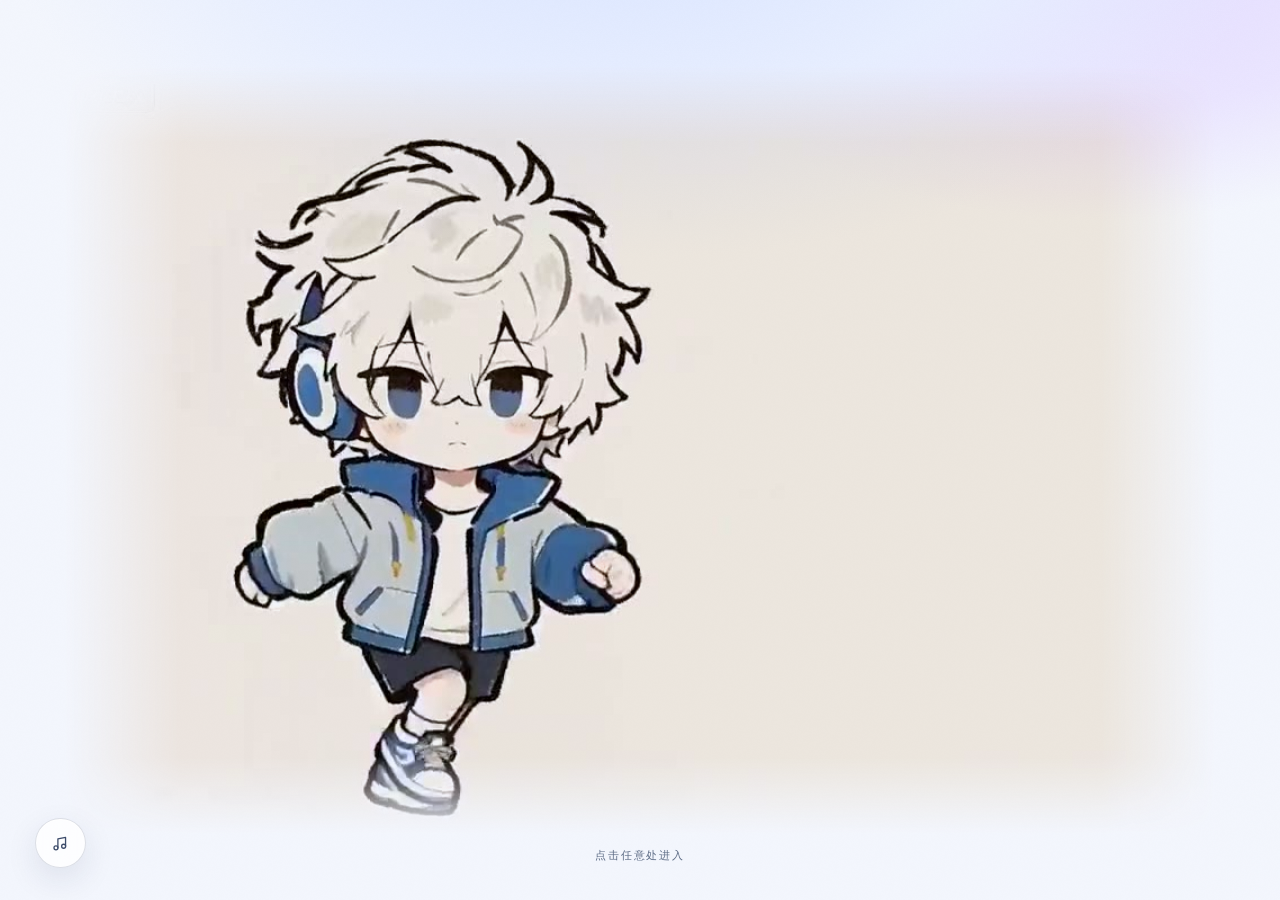
<file: index.html>
<!DOCTYPE html>
<html lang="zh-CN">
<head>
<meta charset="UTF-8">
<meta name="viewport" content="width=device-width">
<meta name="description" content="孔晨宇 Chenyu Kong 的个人主页">
<meta property="og:type" content="website">
<meta property="og:title" content="Chenyu Kong">
<meta property="og:description" content="孔晨宇 Chenyu Kong 的个人主页：机械 · 视觉 · 机器人 · AI。">
<meta property="og:image" content="assets/img/og-image.jpg">
<meta name="twitter:card" content="summary_large_image">
<meta name="twitter:title" content="Chenyu Kong">
<meta name="twitter:description" content="孔晨宇 Chenyu Kong 的个人主页：机械 · 视觉 · 机器人 · AI。">
<meta name="twitter:image" content="assets/img/og-image.jpg">
<meta name="theme-color" content="#f3f6fd" media="(prefers-color-scheme: light)">
<meta name="theme-color" content="#17130f" media="(prefers-color-scheme: dark)">
<link rel="icon" href="favicon.svg" type="image/svg+xml">
<script>
  (function () {
    var s = null; try { s = localStorage.getItem("vc-skin"); } catch (e) {}
    var t = s || "deepsea";
    document.documentElement.dataset.theme = t;
  })();
</script>
<link rel="preconnect" href="https://fonts.loli.net">
<link rel="preconnect" href="https://gstatic.loli.net" crossorigin>
<link rel="stylesheet" href="https://fonts.loli.net/css2?family=IBM+Plex+Mono:wght@400;500;600&amp;display=swap" media="print" onload="this.media='all'">
<noscript><link rel="stylesheet" href="https://fonts.loli.net/css2?family=IBM+Plex+Mono:wght@400;500;600&amp;display=swap"></noscript>
<link rel="stylesheet" href="assets/css/style.css">
<title>Chenyu Kong</title>
</head>
<body class="entry-body">
<main id="main-content" class="entry-main">
  <a class="entry-link" href="home.html" data-enter aria-label="进入主页" data-i18n-aria="aria_enter_home">
    <video class="entry-video" src="assets/videos/entry-wide.mp4" poster="assets/videos/entry-poster.jpg" muted autoplay playsinline loop preload="auto"></video>
  </a>
  <p class="entry-hint" data-i18n="entry_hint">点击任意处进入</p>
</main>
<script src="assets/js/i18n.js"></script>
<script src="assets/js/main.js"></script>
</body>
</html>
</file>
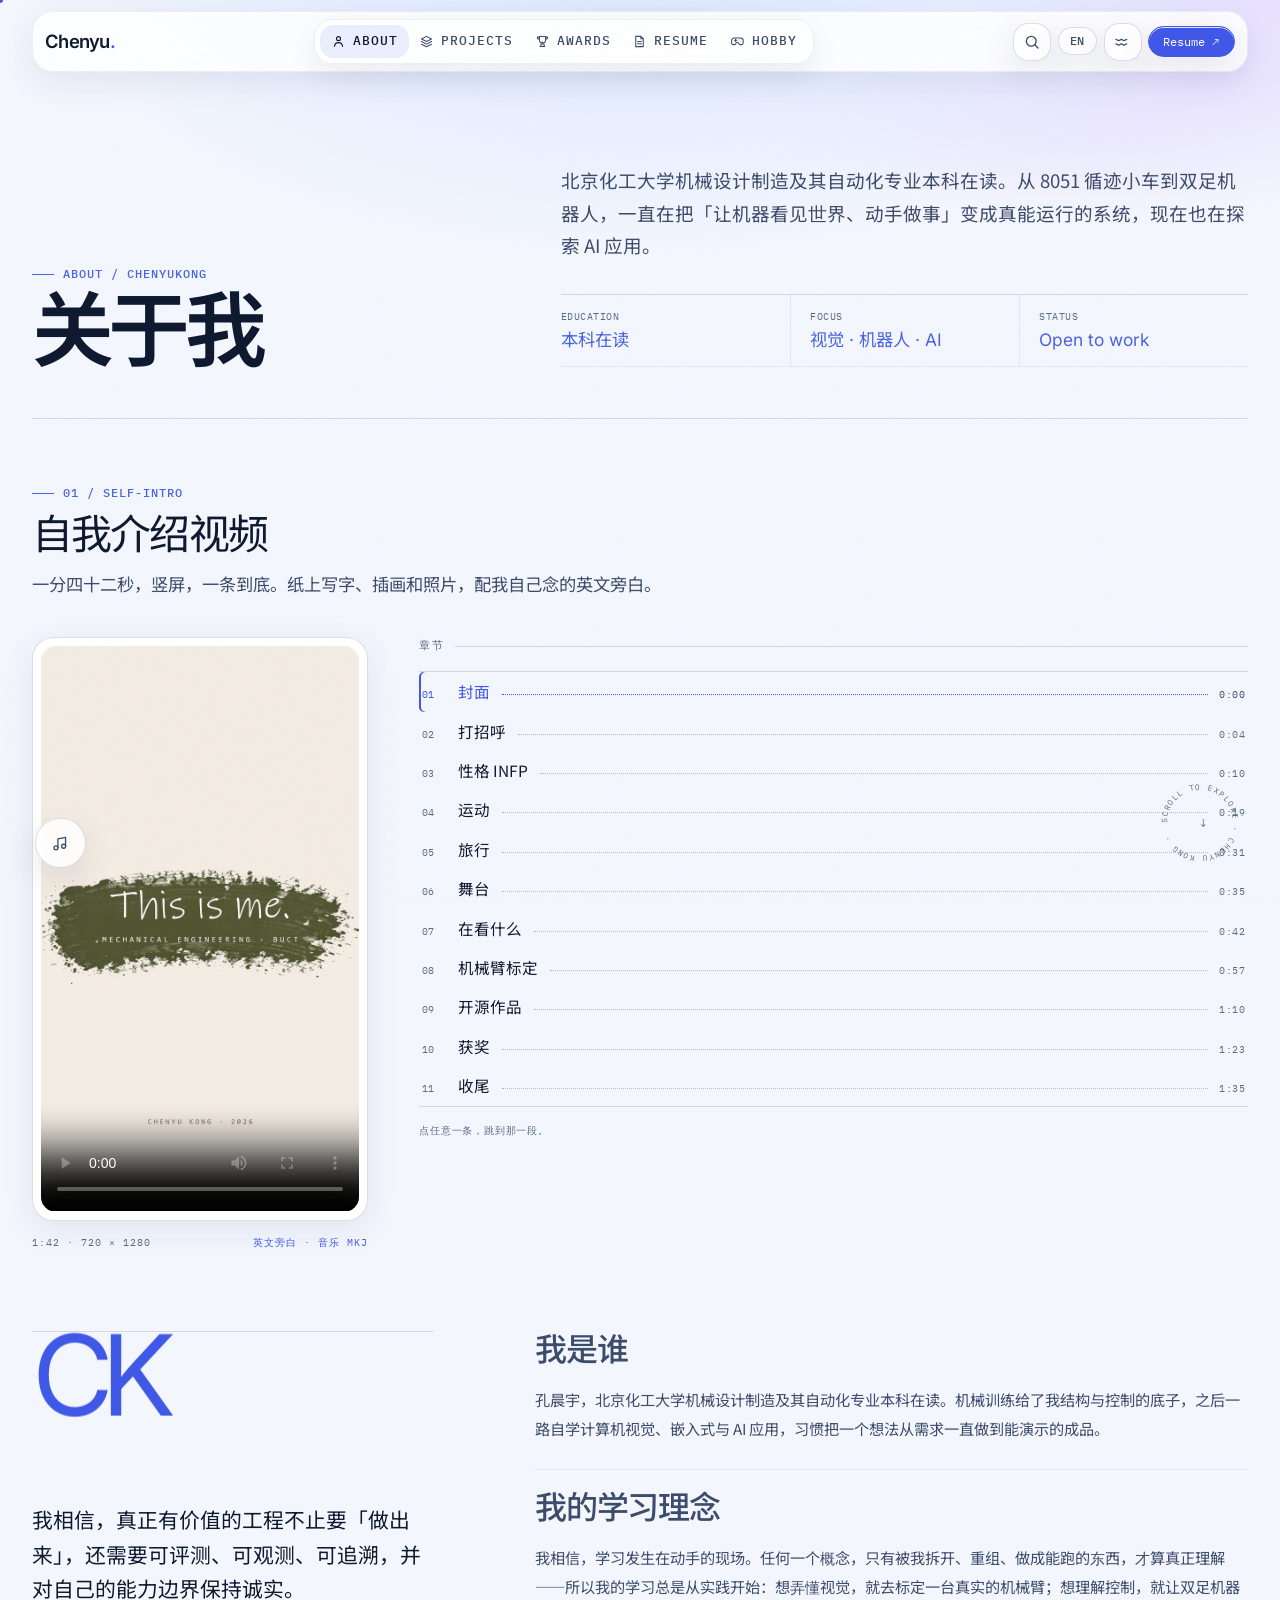
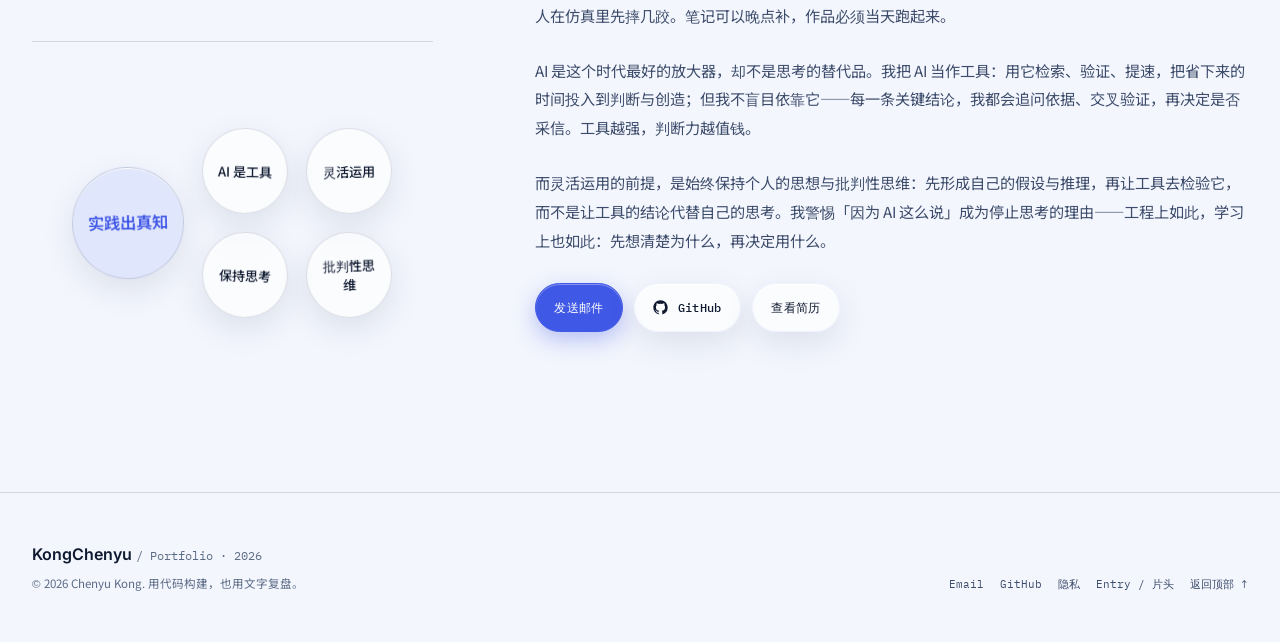
<file: about.html>
<!DOCTYPE html>
<html lang="zh-CN">
<head>
<meta charset="UTF-8">
<meta name="viewport" content="width=device-width">
<meta name="description" content="关于 孔晨宇 —— 北京化工大学机械设计制造及其自动化本科在读，从循迹小车到双足机器人，做视觉、机器人与 AI 应用。">
<meta property="og:type" content="website">
<meta property="og:title" content="关于我 · Chenyu Kong">
<meta property="og:description" content="关于 孔晨宇 —— 机械设计制造及其自动化本科在读，从循迹小车到双足机器人，深耕计算机视觉、机器人与 AI 应用开发。">
<meta property="og:image" content="assets/img/og-image.jpg">
<meta name="twitter:card" content="summary_large_image">
<meta name="twitter:title" content="关于我 · Chenyu Kong">
<meta name="twitter:description" content="关于 孔晨宇 —— 机械设计制造及其自动化本科在读，从循迹小车到双足机器人，深耕计算机视觉、机器人与 AI 应用开发。">
<meta name="twitter:image" content="assets/img/og-image.jpg">
<meta name="theme-color" content="#f3f6fd" media="(prefers-color-scheme: light)">
<meta name="theme-color" content="#17130f" media="(prefers-color-scheme: dark)">
<link rel="icon" href="favicon.svg" type="image/svg+xml">
<script>
  (function () {
    var s = null; try { s = localStorage.getItem("vc-skin"); } catch (e) {}
    var t = s || "deepsea";
    document.documentElement.dataset.theme = t;
  })();
</script>
<link rel="preconnect" href="https://fonts.loli.net">
<link rel="preconnect" href="https://gstatic.loli.net" crossorigin>
<link rel="stylesheet" href="https://fonts.loli.net/css2?family=IBM+Plex+Mono:wght@400;500;600&amp;display=swap" media="print" onload="this.media='all'">
<noscript><link rel="stylesheet" href="https://fonts.loli.net/css2?family=IBM+Plex+Mono:wght@400;500;600&amp;display=swap"></noscript>
<link rel="stylesheet" href="assets/css/style.css">
<title data-i18n="page_title_about">关于我 · 孔晨宇</title>
</head>
<body>
<a class="skip-link" href="#main-content"><span data-i18n="skip">跳到正文</span></a>
<header class="site-header">
  <div class="site-shell header-inner">
    <a class="brand" href="home.html" data-i18n-aria="aria_home" data-i18n-title="tip_home" aria-label="返回 孔晨宇 首页" title="返回首页">
      <span class="brand-name">Chenyu<span class="dot">.</span></span>
    </a>
    <nav class="desktop-nav nav-tray" data-i18n-aria="aria_nav" aria-label="主导航"><a href="about.html" aria-current="page"><svg width="15" height="15" viewBox="0 0 24 24" fill="none"><circle cx="12" cy="7.4" r="3.2" stroke="currentColor" stroke-width="1.7"></circle><path d="M5.5 20c.4-4 2.5-6.2 6.5-6.2s6.1 2.2 6.5 6.2" stroke="currentColor" stroke-width="1.7" stroke-linecap="round"></path></svg><span>About</span></a><a href="projects.html"><svg width="15" height="15" viewBox="0 0 24 24" fill="none"><path d="m12 3.8 8 4.1-8 4.1-8-4.1Z" stroke="currentColor" stroke-width="1.7" stroke-linejoin="round"></path><path d="m4 12.1 8 4.1 8-4.1M4 16.3l8 4 8-4" stroke="currentColor" stroke-width="1.7" stroke-linecap="round" stroke-linejoin="round"></path></svg><span>Projects</span></a><a href="awards.html"><svg width="15" height="15" viewBox="0 0 24 24" fill="none"><path d="M7 4h10v5a5 5 0 0 1-10 0Z" stroke="currentColor" stroke-width="1.7" stroke-linejoin="round"></path><path d="M7 5H4a2.5 2.5 0 0 0 2.7 3.4" stroke="currentColor" stroke-width="1.7" stroke-linecap="round"></path><path d="M17 5h3a2.5 2.5 0 0 1-2.7 3.4" stroke="currentColor" stroke-width="1.7" stroke-linecap="round"></path><path d="M12 13v3M8 20h8M9.5 16h5V20h-5Z" stroke="currentColor" stroke-width="1.7" stroke-linecap="round" stroke-linejoin="round"></path></svg><span>Awards</span></a><a href="resume.html"><svg width="15" height="15" viewBox="0 0 24 24" fill="none"><path d="M6 3.8h8.2l3.8 3.8v12.6H6Z" stroke="currentColor" stroke-width="1.7" stroke-linejoin="round"></path><path d="M14.2 3.8v3.8H18M9 12h6M9 15.5h6" stroke="currentColor" stroke-width="1.7" stroke-linecap="round" stroke-linejoin="round"></path></svg><span>Resume</span></a><a href="hobby.html"><svg width="15" height="15" viewBox="0 0 24 24" fill="none"><path d="M7 10h4M9 8v4" stroke="currentColor" stroke-width="1.7" stroke-linecap="round"></path><circle cx="15.2" cy="9.5" r=".6" fill="currentColor"></circle><circle cx="17.2" cy="11.5" r=".6" fill="currentColor"></circle><path d="M17.5 6.5H6.5a4 4 0 0 0-4 4v3.5a3 3 0 0 0 3 3h1.2a3 3 0 0 0 2.6-1.5l.8-1.4a2 2 0 0 1 3.4 0l.8 1.4a3 3 0 0 0 2.6 1.5h1.2a3 3 0 0 0 3-3v-3.5a4 4 0 0 0-4-4Z" stroke="currentColor" stroke-width="1.7" stroke-linejoin="round"></path></svg><span>Hobby</span></a></nav>
    <div class="header-actions">
      <button class="icon-button" type="button" data-open-search data-i18n-aria="aria_search" aria-label="打开站内搜索"><svg width="18" height="18" viewBox="0 0 24 24" fill="none"><circle cx="11" cy="11" r="6.5" stroke="currentColor" stroke-width="1.8"></circle><path d="m16 16 4 4" stroke="currentColor" stroke-width="1.8" stroke-linecap="round"></path></svg></button>
      <button class="lang-toggle" type="button" data-lang-toggle data-i18n-aria="aria_lang" aria-label="切换语言">EN</button>
      <button class="icon-button theme-toggle" type="button" data-i18n-aria="aria_theme" data-i18n-title="tip_theme" aria-label="切换深色主题" title="切换主题"><svg class="theme-icon-light" width="18" height="18" viewBox="0 0 24 24" fill="none"><circle cx="12" cy="12" r="3.5" stroke="currentColor" stroke-width="1.7"></circle><path d="M12 2.5v2M12 19.5v2M21.5 12h-2M4.5 12h-2M18.72 5.28l-1.42 1.42M6.7 17.3l-1.42 1.42M18.72 18.72l-1.42-1.42M6.7 6.7 5.28 5.28" stroke="currentColor" stroke-width="1.7" stroke-linecap="round"></path></svg><svg class="theme-icon-dark" width="18" height="18" viewBox="0 0 24 24" fill="none"><path d="M20 15.5A8 8 0 0 1 8.5 4 8.2 8.2 0 1 0 20 15.5Z" stroke="currentColor" stroke-width="1.7" stroke-linejoin="round"></path></svg><svg class="theme-icon-sea" width="18" height="18" viewBox="0 0 24 24" fill="none"><path d="M2.6 8.6c1.8 0 1.8 1.7 3.6 1.7s1.8-1.7 3.6-1.7 1.8 1.7 3.6 1.7 1.8-1.7 3.6-1.7" stroke="currentColor" stroke-width="1.7" stroke-linecap="round" stroke-linejoin="round"></path><path d="M2.6 14.4c1.8 0 1.8 1.7 3.6 1.7s1.8-1.7 3.6-1.7 1.8 1.7 3.6 1.7 1.8-1.7 3.6-1.7" stroke="currentColor" stroke-width="1.7" stroke-linecap="round" stroke-linejoin="round"></path></svg></button>
      <a class="resume-link" href="resume.html">Resume <span class="arr">↗</span></a>
      <details class="mobile-menu">
        <summary data-i18n-aria="aria_menu" aria-label="打开导航"><svg width="18" height="18" viewBox="0 0 24 24" fill="none" aria-hidden="true"><path class="mb-l1" d="M4 7h16" stroke="currentColor" stroke-width="1.8" stroke-linecap="round"></path><path class="mb-l2" d="M4 12h16" stroke="currentColor" stroke-width="1.8" stroke-linecap="round"></path><path class="mb-l3" d="M4 17h16" stroke="currentColor" stroke-width="1.8" stroke-linecap="round"></path></svg></summary>
        <nav class="nav-tray" data-i18n-aria="aria_nav_mobile" aria-label="移动端导航"><a href="about.html" style="--i:0" aria-current="page"><span class="nav-num">01</span><span>About</span></a><a href="projects.html" style="--i:1" ><span class="nav-num">02</span><span>Projects</span></a><a href="awards.html" style="--i:2" ><span class="nav-num">03</span><span>Awards</span></a><a href="resume.html" style="--i:3" ><span class="nav-num">04</span><span>Resume</span></a><a href="hobby.html" style="--i:4" ><span class="nav-num">05</span><span>Hobby</span></a><a href="mailto:kongcy6413@gmail.com" style="--i:5"><span class="nav-num">✉</span><span>Email</span></a><a href="https://github.com/Cloud-Mars-ai" target="_blank" rel="noopener" style="--i:6"><span class="nav-num">↗</span><span>GitHub</span></a></nav>
      </details>
    </div>
  </div>
</header>
<main id="main-content" class="site-main"><div class="index-page index-page--about">
    <header class="index-hero site-shell">
      <div class="index-hero__title"><p class="eyebrow">About / ChenyuKong</p><h1><span data-i18n="about_title">关于我</span></h1></div>
      <div class="index-hero__brief"><p data-i18n="about_intro">北京化工大学在读，机械设计制造及其自动化专业本科生。深耕计算机视觉、机器人与 AI 应用开发，持续构建与开源。</p><dl class="index-hero__facts"><div><dt>Education</dt><dd data-i18n="about_edu_val">本科在读</dd></div><div><dt>Focus</dt><dd data-i18n="about_focus_val">视觉 · 机器人 · AI</dd></div><div><dt>Status</dt><dd data-i18n="about_status_val">Open to work</dd></div></dl></div>
    </header>
    <section class="about-video site-shell" aria-labelledby="about-video-label">
      <div class="about-video-head">
        <p class="eyebrow">01 / Self-intro</p>
        <h2 class="about-video-title" id="about-video-label" data-i18n="about_video_label">自我介绍视频</h2>
        <p class="about-video-lede" data-i18n="about_video_lede">一分四十二秒，竖屏，一条到底。纸上写字、插画和照片，配我自己念的英文旁白。</p>
      </div>
      <div class="about-video-body">
        <figure class="about-video-wrap">
          <div class="about-video-frame">
            <video class="about-video-player" id="self-intro-video" width="720" height="1280" poster="assets/videos/self-intro-poster.jpg" preload="metadata" playsinline controls data-i18n-aria="about_video_player" aria-label="自我介绍视频播放器">
              <source src="assets/videos/self-intro-720p.mp4" type="video/mp4">
              <p data-i18n="about_video_fallback">你的浏览器不支持内嵌视频，可直接下载观看。</p>
            </video>
          </div>
          <figcaption class="about-video-meta">
            <span class="about-video-spec">1:42 · 720 × 1280</span>
            <span class="about-video-note" data-i18n="about_video_note">英文旁白 · 音乐 MKJ</span>
          </figcaption>
        </figure>
        <div class="about-video-side">
          <p class="about-video-side-label" data-i18n="about_video_chapters">章节 Chapters</p>
          <ol class="about-video-chapters" data-video-chapters>
            <li><button type="button" data-t="0"><span class="ch-num">01</span><span class="ch-name" data-i18n="av_ch1">封面</span><i class="ch-dots" aria-hidden="true"></i><span class="ch-time">0:00</span></button></li>
            <li><button type="button" data-t="4"><span class="ch-num">02</span><span class="ch-name" data-i18n="av_ch2">打招呼</span><i class="ch-dots" aria-hidden="true"></i><span class="ch-time">0:04</span></button></li>
            <li><button type="button" data-t="10"><span class="ch-num">03</span><span class="ch-name" data-i18n="av_ch3">性格 INFP</span><i class="ch-dots" aria-hidden="true"></i><span class="ch-time">0:10</span></button></li>
            <li><button type="button" data-t="19"><span class="ch-num">04</span><span class="ch-name" data-i18n="av_ch4">运动</span><i class="ch-dots" aria-hidden="true"></i><span class="ch-time">0:19</span></button></li>
            <li><button type="button" data-t="31"><span class="ch-num">05</span><span class="ch-name" data-i18n="av_ch5">旅行</span><i class="ch-dots" aria-hidden="true"></i><span class="ch-time">0:31</span></button></li>
            <li><button type="button" data-t="35"><span class="ch-num">06</span><span class="ch-name" data-i18n="av_ch6">舞台</span><i class="ch-dots" aria-hidden="true"></i><span class="ch-time">0:35</span></button></li>
            <li><button type="button" data-t="42"><span class="ch-num">07</span><span class="ch-name" data-i18n="av_ch7">在看什么</span><i class="ch-dots" aria-hidden="true"></i><span class="ch-time">0:42</span></button></li>
            <li><button type="button" data-t="57"><span class="ch-num">08</span><span class="ch-name" data-i18n="av_ch8">机械臂标定</span><i class="ch-dots" aria-hidden="true"></i><span class="ch-time">0:57</span></button></li>
            <li><button type="button" data-t="70"><span class="ch-num">09</span><span class="ch-name" data-i18n="av_ch9">开源作品</span><i class="ch-dots" aria-hidden="true"></i><span class="ch-time">1:10</span></button></li>
            <li><button type="button" data-t="83"><span class="ch-num">10</span><span class="ch-name" data-i18n="av_ch10">获奖</span><i class="ch-dots" aria-hidden="true"></i><span class="ch-time">1:23</span></button></li>
            <li><button type="button" data-t="95"><span class="ch-num">11</span><span class="ch-name" data-i18n="av_ch11">收尾</span><i class="ch-dots" aria-hidden="true"></i><span class="ch-time">1:35</span></button></li>
          </ol>
          <p class="about-video-foot" data-i18n="about_video_foot">点任意一条，跳到那一段。</p>
        </div>
      </div>
    </section>
    <section class="about-layout site-shell listing-section">
      <div class="about-statement"><span class="about-monogram" aria-hidden="true">CK</span><p data-i18n="about_statement">我相信，真正有价值的工程不止要「做出来」，还需要可评测、可观测、可追溯，并对自己的能力边界保持诚实。</p></div>
      <div class="belief-bubbles" role="list" aria-label="学习理念关键词" data-i18n-aria="aria_belief_keywords">
        <span class="belief-bubble belief-bubble--lead" style="--tilt:-1.5deg" role="listitem" data-i18n="belief_b1">实践出真知</span>
        <span class="belief-bubble" style="--tilt:1.2deg" role="listitem" data-i18n="belief_b2">AI 是工具</span>
        <span class="belief-bubble" style="--tilt:-1deg" role="listitem" data-i18n="belief_b3">灵活运用</span>
        <span class="belief-bubble" style="--tilt:1.6deg" role="listitem" data-i18n="belief_b4">保持思考</span>
        <span class="belief-bubble" style="--tilt:-1.3deg" role="listitem" data-i18n="belief_b5">批判性思维</span>
      </div>
      <div class="prose about-prose">
        <h2 data-i18n="about_h1">我是谁</h2><p data-i18n="about_p1">孔晨宇，北京化工大学机械设计制造及其自动化专业本科在读。机械训练给了我结构与控制的底子，之后一路自学计算机视觉、嵌入式与 AI 应用，习惯把一个想法从需求一直做到能演示的成品。</p>
        <h2 data-i18n="about_h_philosophy">我的学习理念</h2>
        <p data-i18n="about_p_philosophy_1">我相信，学习发生在动手的现场。任何一个概念，只有被我拆开、重组、做成能跑的东西，才算真正理解——所以我的学习总是从实践开始：想弄懂视觉，就去标定一台真实的机械臂；想理解控制，就让双足机器人在仿真里先摔几跤。笔记可以晚点补，作品必须当天跑起来。</p>
        <p data-i18n="about_p_philosophy_2">AI 是这个时代最好的放大器，却不是思考的替代品。我把 AI 当作工具：用它检索、验证、提速，把省下来的时间投入到判断与创造；但我不盲目依靠它——每一条关键结论，我都会追问依据、交叉验证，再决定是否采信。工具越强，判断力越值钱。</p>
        <p data-i18n="about_p_philosophy_3">而灵活运用的前提，是始终保持个人的思想与批判性思维：先形成自己的假设与推理，再让工具去检验它，而不是让工具的结论代替自己的思考。我警惕「因为 AI 这么说」成为停止思考的理由——工程上如此，学习上也如此：先想清楚为什么，再决定用什么。</p>
        <div class="button-row">
          <a class="button primary" href="mailto:kongcy6413@gmail.com"><span data-i18n="about_email">发送邮件</span></a>
          <a class="button" href="https://github.com/Cloud-Mars-ai" target="_blank" rel="noopener"><svg width="15" height="15" viewBox="0 0 24 24" fill="currentColor"><path d="M12 .5C5.65.5.5 5.65.5 12c0 5.08 3.29 9.39 7.86 10.91.58.1.79-.25.79-.55v-1.94c-3.2.7-3.87-1.54-3.87-1.54-.52-1.33-1.28-1.68-1.28-1.68-1.04-.71.08-.7.08-.7 1.15.08 1.76 1.18 1.76 1.18 1.03 1.76 2.7 1.25 3.36.96.1-.75.4-1.25.72-1.54-2.55-.29-5.24-1.28-5.24-5.68 0-1.26.45-2.28 1.18-3.09-.12-.29-.51-1.46.11-3.05 0 0 .96-.31 3.15 1.18a10.9 10.9 0 0 1 5.74 0c2.19-1.49 3.15-1.18 3.15-1.18.62 1.59.23 2.76.11 3.05.74.81 1.18 1.83 1.18 3.09 0 4.41-2.69 5.38-5.25 5.66.41.36.78 1.06.78 2.14v3.17c0 .31.21.66.8.55A11.51 11.51 0 0 0 23.5 12C23.5 5.65 18.35.5 12 .5Z"/></svg><span data-i18n="about_github">GitHub</span></a>
          <a class="button" href="resume.html"><span data-i18n="about_resume">查看简历</span></a>
        </div>
      </div>
    </section>
  </div>
</main>
<footer class="site-footer">
  <div class="site-shell footer-inner">
    <div>
      <p class="footer-mark">KongChenyu <span class="mono">/ Portfolio · 2026</span></p>
      <p class="footer-copy">© <span data-year>2026</span> Chenyu Kong. <span data-i18n="footer_copy">用代码构建，也用文字复盘。</span></p>
    </div>
    <nav class="footer-links">
      <a href="mailto:kongcy6413@gmail.com">Email</a>
      <a href="https://github.com/Cloud-Mars-ai" target="_blank" rel="noopener">GitHub</a>
      <a href="privacy.html" data-i18n="footer_privacy">隐私</a><a href="index.html" data-i18n="footer_entry">Entry / 片头</a><button data-backtop type="button"><span data-i18n="backtop">返回顶部 ↑</span></button>
    </nav>
  </div>
</footer>
<dialog id="site-search" class="search-dialog" data-i18n-aria="aria_search_dialog" aria-label="站内搜索">
  <div class="search-topbar"><span class="search-signal"><i></i> Search</span><span class="search-edition">Index</span><button class="search-close" type="button"><span data-i18n="search_close">Esc 关闭</span></button></div>
  <div class="search-intro"><p>SEARCH</p><h2 data-i18n="search_intro">搜点什么</h2></div>
  <label class="search-field"><svg width="18" height="18" viewBox="0 0 24 24" fill="none"><circle cx="11" cy="11" r="6.5" stroke="currentColor" stroke-width="1.8"></circle><path d="m16 16 4 4" stroke="currentColor" stroke-width="1.8" stroke-linecap="round"></path></svg><input id="search-input" type="search" placeholder="搜索文章、项目、页面…" data-i18n-placeholder="search_placeholder" autocomplete="off"><span class="search-field-mark">|</span></label>
  <div class="search-meta"><p class="search-status" id="search-status" data-i18n="search_hint">输入关键词开始搜索</p><span data-i18n="search_esc">esc 关闭</span></div>
  <ul class="search-results" id="search-results"></ul>
</dialog>

<script src="assets/js/i18n.js"></script>
<script src="assets/js/main.js"></script>
</body>
</html>
</file>
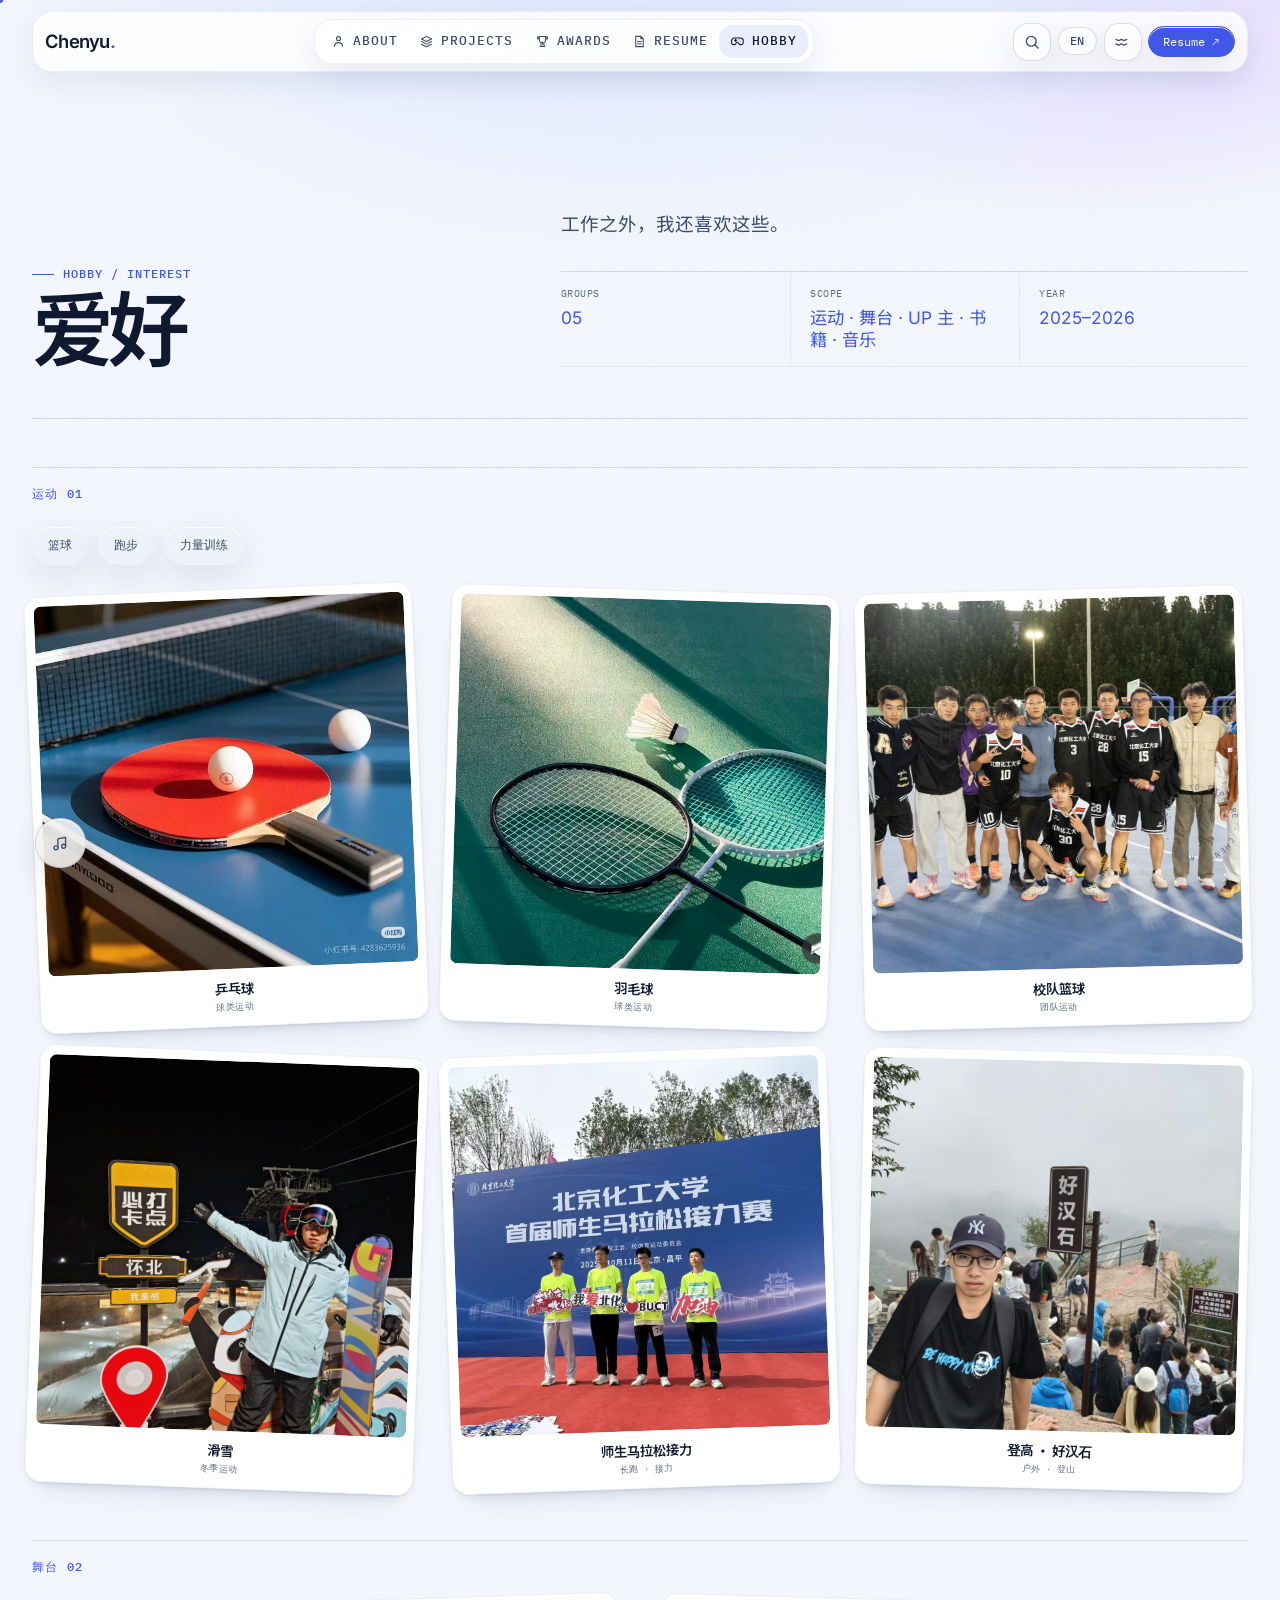
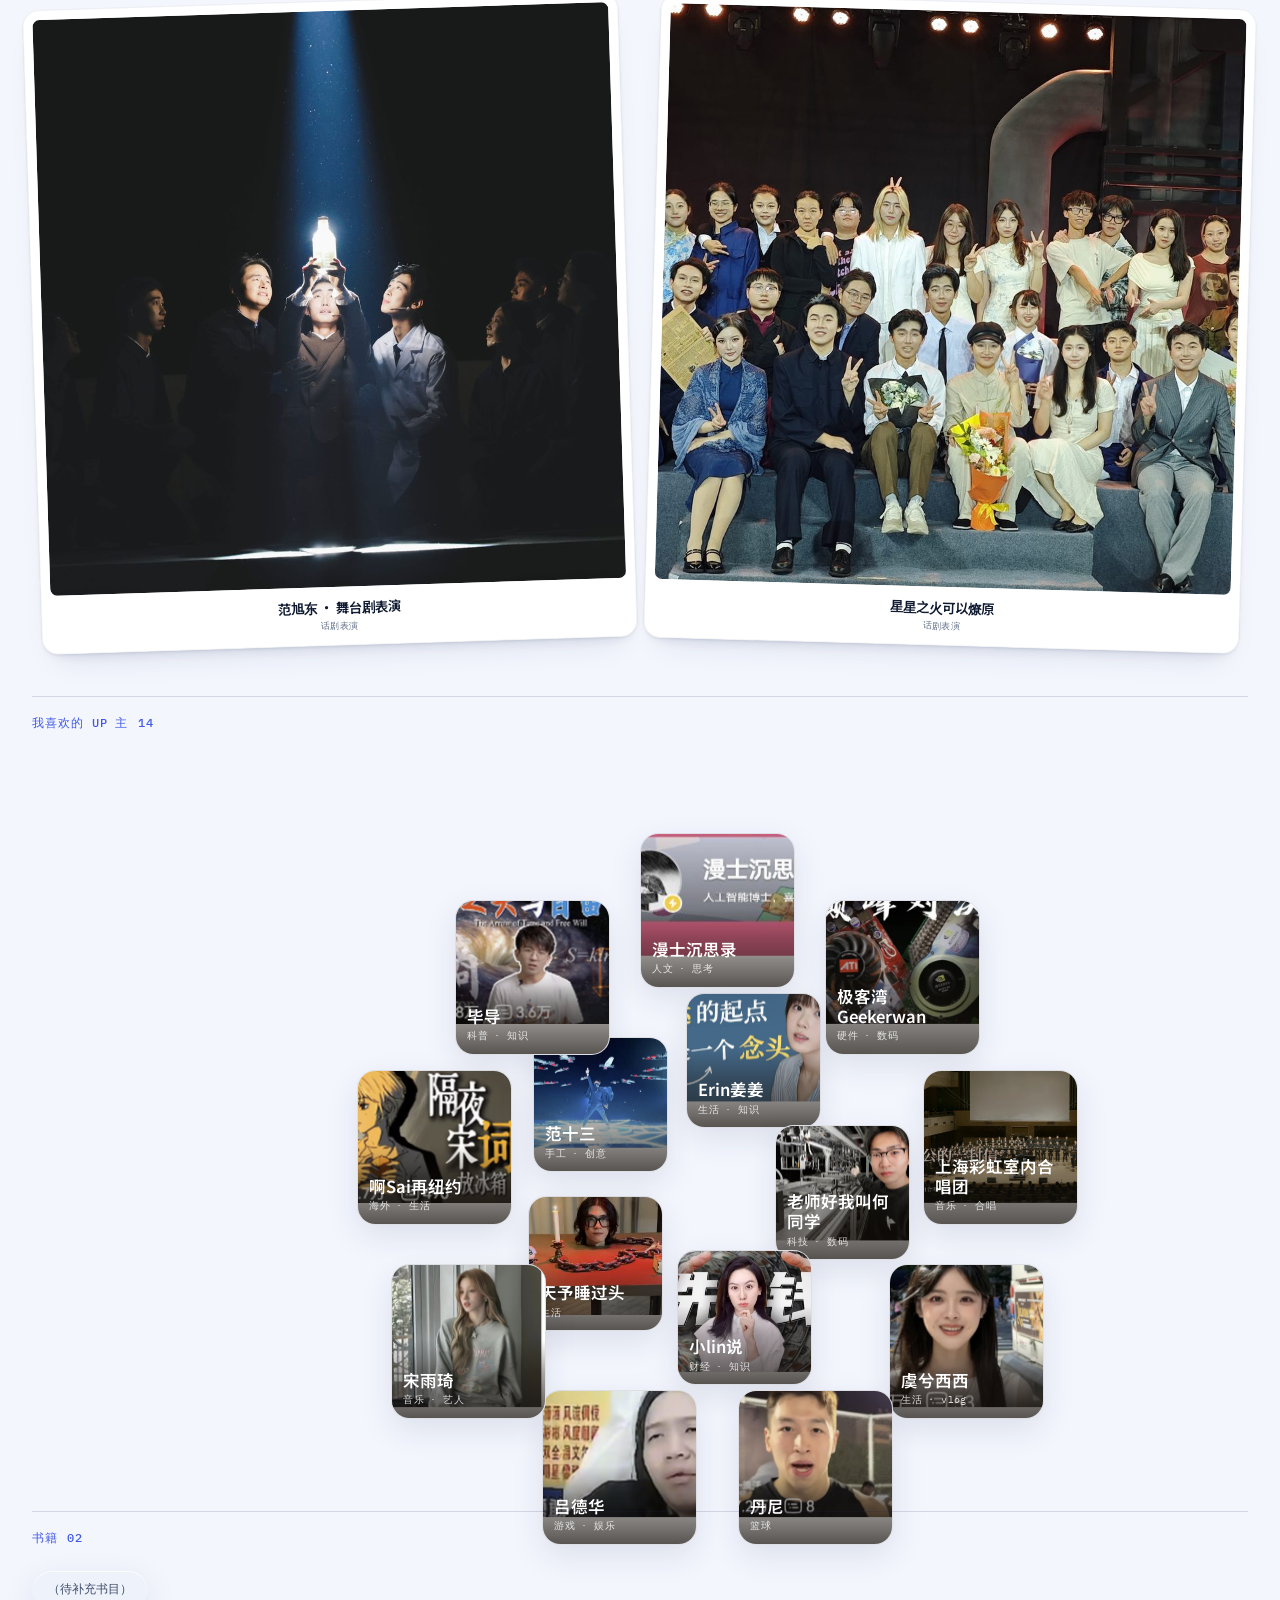
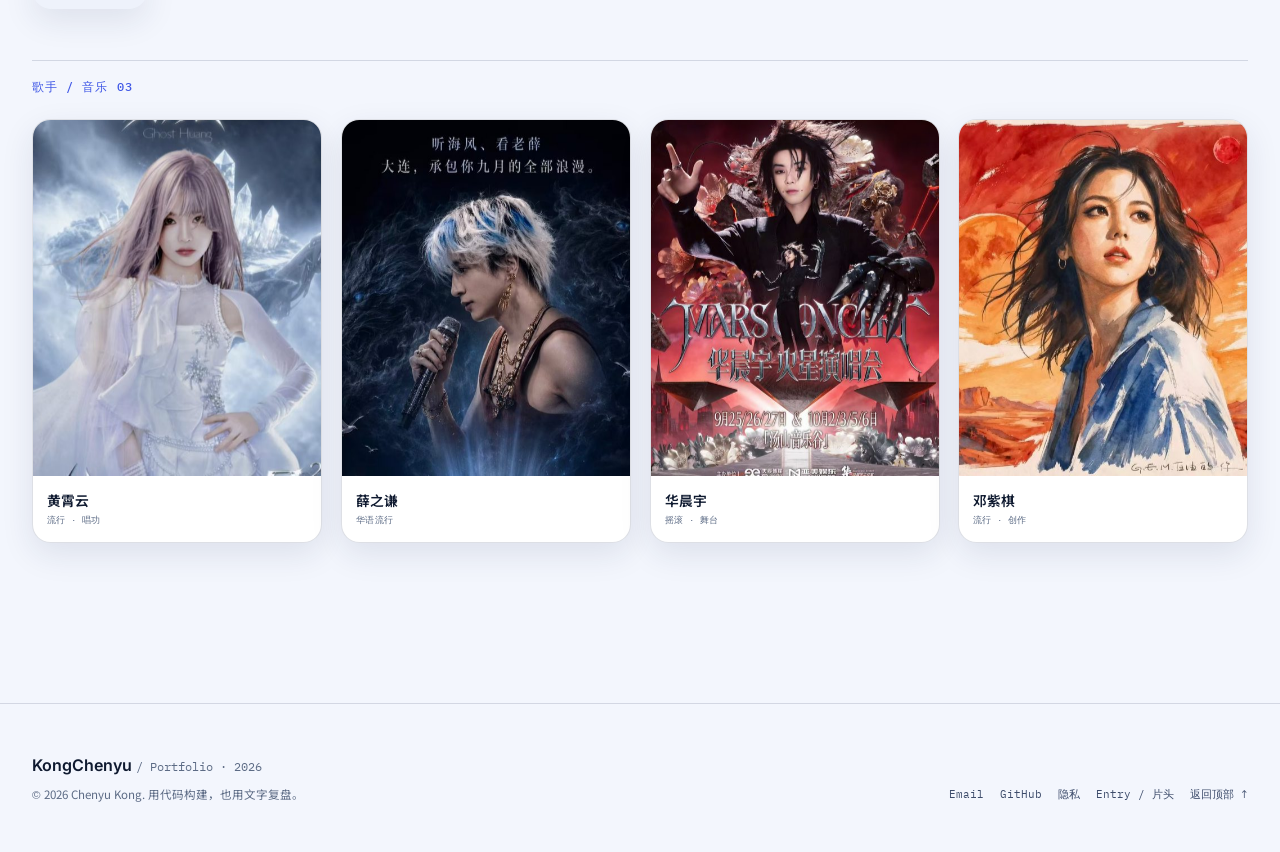
<file: hobby.html>
<!DOCTYPE html>
<html lang="zh-CN">
<head>
<meta charset="UTF-8">
<meta name="viewport" content="width=device-width">
<meta name="description" content="孔晨宇 的兴趣爱好。">
<meta property="og:type" content="website">
<meta property="og:title" content="爱好 · Chenyu Kong">
<meta property="og:description" content="孔晨宇 的兴趣爱好：运动、关注的 UP 主、书籍与音乐。">
<meta property="og:image" content="assets/img/og-image.jpg">
<meta name="twitter:card" content="summary_large_image">
<meta name="twitter:title" content="爱好 · Chenyu Kong">
<meta name="twitter:description" content="孔晨宇 的兴趣爱好：运动、关注的 UP 主、书籍与音乐。">
<meta name="twitter:image" content="assets/img/og-image.jpg">
<meta name="theme-color" content="#f3f6fd" media="(prefers-color-scheme: light)">
<meta name="theme-color" content="#17130f" media="(prefers-color-scheme: dark)">
<link rel="icon" href="favicon.svg" type="image/svg+xml">
<script>
  (function () {
    var s = null; try { s = localStorage.getItem("vc-skin"); } catch (e) {}
    var t = s || "deepsea";
    document.documentElement.dataset.theme = t;
  })();
</script>
<link rel="preconnect" href="https://fonts.loli.net">
<link rel="preconnect" href="https://gstatic.loli.net" crossorigin>
<link rel="stylesheet" href="https://fonts.loli.net/css2?family=IBM+Plex+Mono:wght@400;500;600&amp;display=swap" media="print" onload="this.media='all'">
<noscript><link rel="stylesheet" href="https://fonts.loli.net/css2?family=IBM+Plex+Mono:wght@400;500;600&amp;display=swap"></noscript>
<link rel="stylesheet" href="assets/css/style.css">
<title data-i18n="page_title_hobby">爱好 · 孔晨宇</title>
</head>
<body>
<a class="skip-link" href="#main-content"><span data-i18n="skip">跳到正文</span></a>
<header class="site-header">
  <div class="site-shell header-inner">
    <a class="brand" href="home.html" data-i18n-aria="aria_home" data-i18n-title="tip_home" aria-label="返回 孔晨宇 首页" title="返回首页">
      <span class="brand-name">Chenyu<span class="dot">.</span></span>
    </a>
    <nav class="desktop-nav nav-tray" data-i18n-aria="aria_nav" aria-label="主导航"><a href="about.html"><svg width="15" height="15" viewBox="0 0 24 24" fill="none"><circle cx="12" cy="7.4" r="3.2" stroke="currentColor" stroke-width="1.7"></circle><path d="M5.5 20c.4-4 2.5-6.2 6.5-6.2s6.1 2.2 6.5 6.2" stroke="currentColor" stroke-width="1.7" stroke-linecap="round"></path></svg><span>About</span></a><a href="projects.html"><svg width="15" height="15" viewBox="0 0 24 24" fill="none"><path d="m12 3.8 8 4.1-8 4.1-8-4.1Z" stroke="currentColor" stroke-width="1.7" stroke-linejoin="round"></path><path d="m4 12.1 8 4.1 8-4.1M4 16.3l8 4 8-4" stroke="currentColor" stroke-width="1.7" stroke-linecap="round" stroke-linejoin="round"></path></svg><span>Projects</span></a><a href="awards.html"><svg width="15" height="15" viewBox="0 0 24 24" fill="none"><path d="M7 4h10v5a5 5 0 0 1-10 0Z" stroke="currentColor" stroke-width="1.7" stroke-linejoin="round"></path><path d="M7 5H4a2.5 2.5 0 0 0 2.7 3.4" stroke="currentColor" stroke-width="1.7" stroke-linecap="round"></path><path d="M17 5h3a2.5 2.5 0 0 1-2.7 3.4" stroke="currentColor" stroke-width="1.7" stroke-linecap="round"></path><path d="M12 13v3M8 20h8M9.5 16h5V20h-5Z" stroke="currentColor" stroke-width="1.7" stroke-linecap="round" stroke-linejoin="round"></path></svg><span>Awards</span></a><a href="resume.html"><svg width="15" height="15" viewBox="0 0 24 24" fill="none"><path d="M6 3.8h8.2l3.8 3.8v12.6H6Z" stroke="currentColor" stroke-width="1.7" stroke-linejoin="round"></path><path d="M14.2 3.8v3.8H18M9 12h6M9 15.5h6" stroke="currentColor" stroke-width="1.7" stroke-linecap="round" stroke-linejoin="round"></path></svg><span>Resume</span></a><a href="hobby.html" aria-current="page"><svg width="15" height="15" viewBox="0 0 24 24" fill="none"><path d="M7 10h4M9 8v4" stroke="currentColor" stroke-width="1.7" stroke-linecap="round"></path><circle cx="15.2" cy="9.5" r=".6" fill="currentColor"></circle><circle cx="17.2" cy="11.5" r=".6" fill="currentColor"></circle><path d="M17.5 6.5H6.5a4 4 0 0 0-4 4v3.5a3 3 0 0 0 3 3h1.2a3 3 0 0 0 2.6-1.5l.8-1.4a2 2 0 0 1 3.4 0l.8 1.4a3 3 0 0 0 2.6 1.5h1.2a3 3 0 0 0 3-3v-3.5a4 4 0 0 0-4-4Z" stroke="currentColor" stroke-width="1.7" stroke-linejoin="round"></path></svg><span>Hobby</span></a></nav>
    <div class="header-actions">
      <button class="icon-button" type="button" data-open-search data-i18n-aria="aria_search" aria-label="打开站内搜索"><svg width="18" height="18" viewBox="0 0 24 24" fill="none"><circle cx="11" cy="11" r="6.5" stroke="currentColor" stroke-width="1.8"></circle><path d="m16 16 4 4" stroke="currentColor" stroke-width="1.8" stroke-linecap="round"></path></svg></button>
      <button class="lang-toggle" type="button" data-lang-toggle data-i18n-aria="aria_lang" aria-label="切换语言">EN</button>
      <button class="icon-button theme-toggle" type="button" data-i18n-aria="aria_theme" data-i18n-title="tip_theme" aria-label="切换深色主题" title="切换主题"><svg class="theme-icon-light" width="18" height="18" viewBox="0 0 24 24" fill="none"><circle cx="12" cy="12" r="3.5" stroke="currentColor" stroke-width="1.7"></circle><path d="M12 2.5v2M12 19.5v2M21.5 12h-2M4.5 12h-2M18.72 5.28l-1.42 1.42M6.7 17.3l-1.42 1.42M18.72 18.72l-1.42-1.42M6.7 6.7 5.28 5.28" stroke="currentColor" stroke-width="1.7" stroke-linecap="round"></path></svg><svg class="theme-icon-dark" width="18" height="18" viewBox="0 0 24 24" fill="none"><path d="M20 15.5A8 8 0 0 1 8.5 4 8.2 8.2 0 1 0 20 15.5Z" stroke="currentColor" stroke-width="1.7" stroke-linejoin="round"></path></svg><svg class="theme-icon-sea" width="18" height="18" viewBox="0 0 24 24" fill="none"><path d="M2.6 8.6c1.8 0 1.8 1.7 3.6 1.7s1.8-1.7 3.6-1.7 1.8 1.7 3.6 1.7 1.8-1.7 3.6-1.7" stroke="currentColor" stroke-width="1.7" stroke-linecap="round" stroke-linejoin="round"></path><path d="M2.6 14.4c1.8 0 1.8 1.7 3.6 1.7s1.8-1.7 3.6-1.7 1.8 1.7 3.6 1.7 1.8-1.7 3.6-1.7" stroke="currentColor" stroke-width="1.7" stroke-linecap="round" stroke-linejoin="round"></path></svg></button>
      <a class="resume-link" href="resume.html">Resume <span class="arr">↗</span></a>
      <details class="mobile-menu">
        <summary data-i18n-aria="aria_menu" aria-label="打开导航"><svg width="18" height="18" viewBox="0 0 24 24" fill="none" aria-hidden="true"><path class="mb-l1" d="M4 7h16" stroke="currentColor" stroke-width="1.8" stroke-linecap="round"></path><path class="mb-l2" d="M4 12h16" stroke="currentColor" stroke-width="1.8" stroke-linecap="round"></path><path class="mb-l3" d="M4 17h16" stroke="currentColor" stroke-width="1.8" stroke-linecap="round"></path></svg></summary>
        <nav class="nav-tray" data-i18n-aria="aria_nav_mobile" aria-label="移动端导航"><a href="about.html" style="--i:0" ><span class="nav-num">01</span><span>About</span></a><a href="projects.html" style="--i:1" ><span class="nav-num">02</span><span>Projects</span></a><a href="awards.html" style="--i:2" ><span class="nav-num">03</span><span>Awards</span></a><a href="resume.html" style="--i:3" ><span class="nav-num">04</span><span>Resume</span></a><a href="hobby.html" style="--i:4" aria-current="page"><span class="nav-num">05</span><span>Hobby</span></a><a href="mailto:kongcy6413@gmail.com" style="--i:5"><span class="nav-num">✉</span><span>Email</span></a><a href="https://github.com/Cloud-Mars-ai" target="_blank" rel="noopener" style="--i:6"><span class="nav-num">↗</span><span>GitHub</span></a></nav>
      </details>
    </div>
  </div>
</header>
<main id="main-content" class="site-main"><div class="index-page index-page--hobby">
    <header class="index-hero site-shell">
      <div class="index-hero__title"><p class="eyebrow">Hobby / Interest</p><h1><span data-i18n="hobby_title">爱好</span></h1></div>
      <div class="index-hero__brief"><p data-i18n="hobby_intro">工程与竞赛之外，构成我这个人的另外几面。</p><dl class="index-hero__facts"><div><dt>Groups</dt><dd>05</dd></div><div><dt>Scope</dt><dd data-i18n="hobby_scope_page">运动 · 舞台 · UP 主 · 书籍 · 音乐</dd></div><div><dt>Year</dt><dd>2025–2026</dd></div></dl></div>
    </header>
    <section class="listing-section site-shell">
      <div class="hobby-group">
        <h2 class="award-group-title"><span data-i18n="hobby_group_sports">运动</span> <span>01</span></h2>
        <div class="hobby-tags"><span data-i18n="hobby_tag_basketball">篮球</span><span data-i18n="hobby_tag_running">跑步</span><span data-i18n="hobby_tag_strength">力量训练</span></div>
        <div class="sport-grid sport-grid--six">
          <figure class="sport-card" style="--tilt:-2.4deg"><span class="sport-photo"><img src="assets/sports/pingpong.jpg" data-i18n-alt="sport_name_pingpong" alt="乒乓球" loading="lazy"></span><figcaption><strong data-i18n="sport_name_pingpong">乒乓球</strong><span data-i18n="sport_cat_racket">球类运动</span></figcaption></figure>
          <figure class="sport-card" style="--tilt:1.8deg"><span class="sport-photo"><img src="assets/sports/badminton.jpg" data-i18n-alt="sport_name_badminton" alt="羽毛球" loading="lazy"></span><figcaption><strong data-i18n="sport_name_badminton">羽毛球</strong><span data-i18n="sport_cat_racket">球类运动</span></figcaption></figure>
          <figure class="sport-card" style="--tilt:-1.5deg"><span class="sport-photo"><img src="assets/img/basketball-team.jpg" data-i18n-alt="sport_name_basketball_team" alt="校队篮球" loading="lazy"></span><figcaption><strong data-i18n="sport_name_basketball_team">校队篮球</strong><span data-i18n="sport_cat_team">团队运动</span></figcaption></figure>
          <figure class="sport-card" style="--tilt:2.2deg"><span class="sport-photo"><img src="assets/img/ski-night.jpg" data-i18n-alt="sport_name_skiing" alt="滑雪" loading="lazy"></span><figcaption><strong data-i18n="sport_name_skiing">滑雪</strong><span data-i18n="sport_cat_winter">冬季运动</span></figcaption></figure>
          <figure class="sport-card" style="--tilt:-2.0deg"><span class="sport-photo"><img src="assets/img/marathon-relay.jpg" data-i18n-alt="sport_name_marathon" alt="师生马拉松接力" loading="lazy"></span><figcaption><strong data-i18n="sport_name_marathon">师生马拉松接力</strong><span data-i18n="sport_cat_marathon">长跑 · 接力</span></figcaption></figure>
          <figure class="sport-card" style="--tilt:1.4deg"><span class="sport-photo"><img src="assets/img/hiking-haohan.jpg" data-i18n-alt="sport_name_hiking" alt="登高 · 好汉石" loading="lazy"></span><figcaption><strong data-i18n="sport_name_hiking">登高 · 好汉石</strong><span data-i18n="sport_cat_hiking">户外 · 登山</span></figcaption></figure>
        </div>
      </div>
      <div class="hobby-group">
        <h2 class="award-group-title"><span data-i18n="hobby_group_stage">舞台</span> <span>02</span></h2>
        <div class="sport-grid sport-grid--duo">
          <figure class="sport-card" style="--tilt:-1.8deg"><span class="sport-photo"><img src="assets/img/stage-fanxudong.jpg" data-i18n-alt="stage_name_fanxudong" alt="范旭东 · 舞台剧表演" loading="lazy"></span><figcaption><strong data-i18n="stage_name_fanxudong">范旭东 · 舞台剧表演</strong><span data-i18n="stage_cat_drama">话剧表演</span></figcaption></figure>
          <figure class="sport-card" style="--tilt:1.6deg"><span class="sport-photo"><img src="assets/img/stage-spark.jpg" data-i18n-alt="stage_name_spark" alt="星星之火可以燎原" loading="lazy"></span><figcaption><strong data-i18n="stage_name_spark">星星之火可以燎原</strong><span data-i18n="stage_cat_drama">话剧表演</span></figcaption></figure>
        </div>
      </div>
      <div class="hobby-group">
        <h2 class="award-group-title"><span data-i18n="hobby_group_creators">我喜欢的 UP 主</span> <span>14</span></h2>
        <div class="up-circle">
        <figure class="up-card up-card--circle"><span class="up-photo"><img src="assets/up/erin.jpg" alt="Erin姜姜" data-i18n-alt="up_name_erin" loading="lazy"></span><figcaption><strong data-i18n="up_name_erin">Erin姜姜</strong><span data-i18n="hobby_cat_life_knowledge">生活 · 知识</span></figcaption></figure>
        <figure class="up-card up-card--circle"><span class="up-photo"><img src="assets/up/hetongxue.jpg" alt="老师好我叫何同学" data-i18n-alt="up_name_hetongxue" loading="lazy"></span><figcaption><strong data-i18n="up_name_hetongxue">老师好我叫何同学</strong><span data-i18n="hobby_cat_tech">科技 · 数码</span></figcaption></figure>
        <figure class="up-card up-card--circle"><span class="up-photo"><img src="assets/up/xiaolin.jpg" alt="小lin说" data-i18n-alt="up_name_xiaolin" loading="lazy"></span><figcaption><strong data-i18n="up_name_xiaolin">小lin说</strong><span data-i18n="hobby_cat_finance">财经 · 知识</span></figcaption></figure>
        <figure class="up-card up-card--circle"><span class="up-photo"><img src="assets/up/tianyu.jpg" alt="天予睡过头" data-i18n-alt="up_name_tianyu" loading="lazy"></span><figcaption><strong data-i18n="up_name_tianyu">天予睡过头</strong><span data-i18n="hobby_cat_life">生活</span></figcaption></figure>
        <figure class="up-card up-card--circle"><span class="up-photo"><img src="assets/up/fanshisan.jpg" alt="范十三" data-i18n-alt="up_name_fanshisan" loading="lazy"></span><figcaption><strong data-i18n="up_name_fanshisan">范十三</strong><span data-i18n="hobby_cat_craft">手工 · 创意</span></figcaption></figure>
        <figure class="up-card up-card--circle"><span class="up-photo"><img src="assets/up/manshi.jpg" alt="漫士沉思录" data-i18n-alt="up_name_manshi" loading="lazy"></span><figcaption><strong data-i18n="up_name_manshi">漫士沉思录</strong><span data-i18n="hobby_cat_humanities">人文 · 思考</span></figcaption></figure>
        <figure class="up-card up-card--circle"><span class="up-photo"><img src="assets/up/geekerwan.jpg" alt="极客湾 Geekerwan" data-i18n-alt="up_name_geekerwan" loading="lazy"></span><figcaption><strong data-i18n="up_name_geekerwan">极客湾 Geekerwan</strong><span data-i18n="hobby_cat_hardware">硬件 · 数码</span></figcaption></figure>
        <figure class="up-card up-card--circle"><span class="up-photo"><img src="assets/up/rainbow.jpg" alt="上海彩虹室内合唱团" data-i18n-alt="up_name_rainbow" loading="lazy"></span><figcaption><strong data-i18n="up_name_rainbow">上海彩虹室内合唱团</strong><span data-i18n="hobby_cat_choir">音乐 · 合唱</span></figcaption></figure>
        <figure class="up-card up-card--circle"><span class="up-photo"><img src="assets/up/yuxixixi.jpg" alt="虞兮西西" data-i18n-alt="up_name_yuxi" loading="lazy"></span><figcaption><strong data-i18n="up_name_yuxi">虞兮西西</strong><span data-i18n="hobby_cat_vlog">生活 · vlog</span></figcaption></figure>
        <figure class="up-card up-card--circle"><span class="up-photo"><img src="assets/up/danni.jpg" alt="丹尼" data-i18n-alt="up_name_danni" loading="lazy"></span><figcaption><strong data-i18n="up_name_danni">丹尼</strong><span data-i18n="hobby_tag_basketball">篮球</span></figcaption></figure>
        <figure class="up-card up-card--circle"><span class="up-photo"><img src="assets/up/lvdehua.jpg" alt="吕德华" data-i18n-alt="up_name_lvdehua" loading="lazy"></span><figcaption><strong data-i18n="up_name_lvdehua">吕德华</strong><span data-i18n="hobby_cat_gaming">游戏 · 娱乐</span></figcaption></figure>
        <figure class="up-card up-card--circle"><span class="up-photo"><img src="assets/up/songyuqi.jpg" alt="宋雨琦" data-i18n-alt="up_name_songyuqi" loading="lazy"></span><figcaption><strong data-i18n="up_name_songyuqi">宋雨琦</strong><span data-i18n="hobby_cat_artist">音乐 · 艺人</span></figcaption></figure>
        <figure class="up-card up-card--circle"><span class="up-photo"><img src="assets/up/asai.jpg" alt="啊Sai再纽约" data-i18n-alt="up_name_asai" loading="lazy"></span><figcaption><strong data-i18n="up_name_asai">啊Sai再纽约</strong><span data-i18n="hobby_cat_abroad">海外 · 生活</span></figcaption></figure>
        <figure class="up-card up-card--circle"><span class="up-photo"><img src="assets/up/bidao.jpg" alt="毕导" data-i18n-alt="up_name_bidao" loading="lazy"></span><figcaption><strong data-i18n="up_name_bidao">毕导</strong><span data-i18n="hobby_cat_science">科普 · 知识</span></figcaption></figure>
        </div>
      </div>
      <div class="hobby-group">
        <h2 class="award-group-title"><span data-i18n="hobby_group_books">书籍</span> <span>02</span></h2>
        <div class="hobby-tags"><span data-i18n="hobby_books_placeholder">（待补充书目）</span></div>
      </div>
      <div class="hobby-group">
        <h2 class="award-group-title"><span data-i18n="hobby_group_singers">歌手 / 音乐</span> <span>03</span></h2>
        <div class="up-grid up-grid--poster">
          <figure class="up-card up-card--poster"><span class="up-photo"><img src="assets/singers/huangxiaoyun.jpg" alt="黄霄云" data-i18n-alt="singer_name_huangxiaoyun" loading="lazy"></span><figcaption><strong data-i18n="singer_name_huangxiaoyun">黄霄云</strong><span data-i18n="singer_cat_huangxiaoyun">流行 · 唱功</span></figcaption></figure>
          <figure class="up-card up-card--poster"><span class="up-photo"><img src="assets/singers/xuezhiqian.jpg" alt="薛之谦" data-i18n-alt="singer_name_xuezhiqian" loading="lazy"></span><figcaption><strong data-i18n="singer_name_xuezhiqian">薛之谦</strong><span data-i18n="singer_cat_xuezhiqian">华语流行</span></figcaption></figure>
          <figure class="up-card up-card--poster"><span class="up-photo"><img src="assets/singers/huachenyu.jpg" alt="华晨宇" data-i18n-alt="singer_name_huachenyu" loading="lazy"></span><figcaption><strong data-i18n="singer_name_huachenyu">华晨宇</strong><span data-i18n="singer_cat_huachenyu">摇滚 · 舞台</span></figcaption></figure>
          <figure class="up-card up-card--poster"><span class="up-photo"><img src="assets/singers/gem.jpg" alt="邓紫棋" data-i18n-alt="singer_name_gem" loading="lazy"></span><figcaption><strong data-i18n="singer_name_gem">邓紫棋</strong><span data-i18n="singer_cat_gem">流行 · 创作</span></figcaption></figure>
        </div>
      </div>
    </section>
  </div>
</main>
<footer class="site-footer">
  <div class="site-shell footer-inner">
    <div>
      <p class="footer-mark">KongChenyu <span class="mono">/ Portfolio · 2026</span></p>
      <p class="footer-copy">© <span data-year>2026</span> Chenyu Kong. <span data-i18n="footer_copy">用代码构建，也用文字复盘。</span></p>
    </div>
    <nav class="footer-links">
      <a href="mailto:kongcy6413@gmail.com">Email</a>
      <a href="https://github.com/Cloud-Mars-ai" target="_blank" rel="noopener">GitHub</a>
      <a href="privacy.html" data-i18n="footer_privacy">隐私</a><a href="index.html" data-i18n="footer_entry">Entry / 片头</a><button data-backtop type="button"><span data-i18n="backtop">返回顶部 ↑</span></button>
    </nav>
  </div>
</footer>
<dialog id="site-search" class="search-dialog" data-i18n-aria="aria_search_dialog" aria-label="站内搜索">
  <div class="search-topbar"><span class="search-signal"><i></i> Search</span><span class="search-edition">Index</span><button class="search-close" type="button"><span data-i18n="search_close">Esc 关闭</span></button></div>
  <div class="search-intro"><p>SEARCH</p><h2 data-i18n="search_intro">搜点什么</h2></div>
  <label class="search-field"><svg width="18" height="18" viewBox="0 0 24 24" fill="none"><circle cx="11" cy="11" r="6.5" stroke="currentColor" stroke-width="1.8"></circle><path d="m16 16 4 4" stroke="currentColor" stroke-width="1.8" stroke-linecap="round"></path></svg><input id="search-input" type="search" placeholder="搜索文章、项目、页面…" data-i18n-placeholder="search_placeholder" autocomplete="off"><span class="search-field-mark">|</span></label>
  <div class="search-meta"><p class="search-status" id="search-status" data-i18n="search_hint">输入关键词开始搜索</p><span data-i18n="search_esc">esc 关闭</span></div>
  <ul class="search-results" id="search-results"></ul>
</dialog>

<script src="assets/js/i18n.js"></script>
<script src="assets/js/main.js"></script>
</body>
</html>
</file>
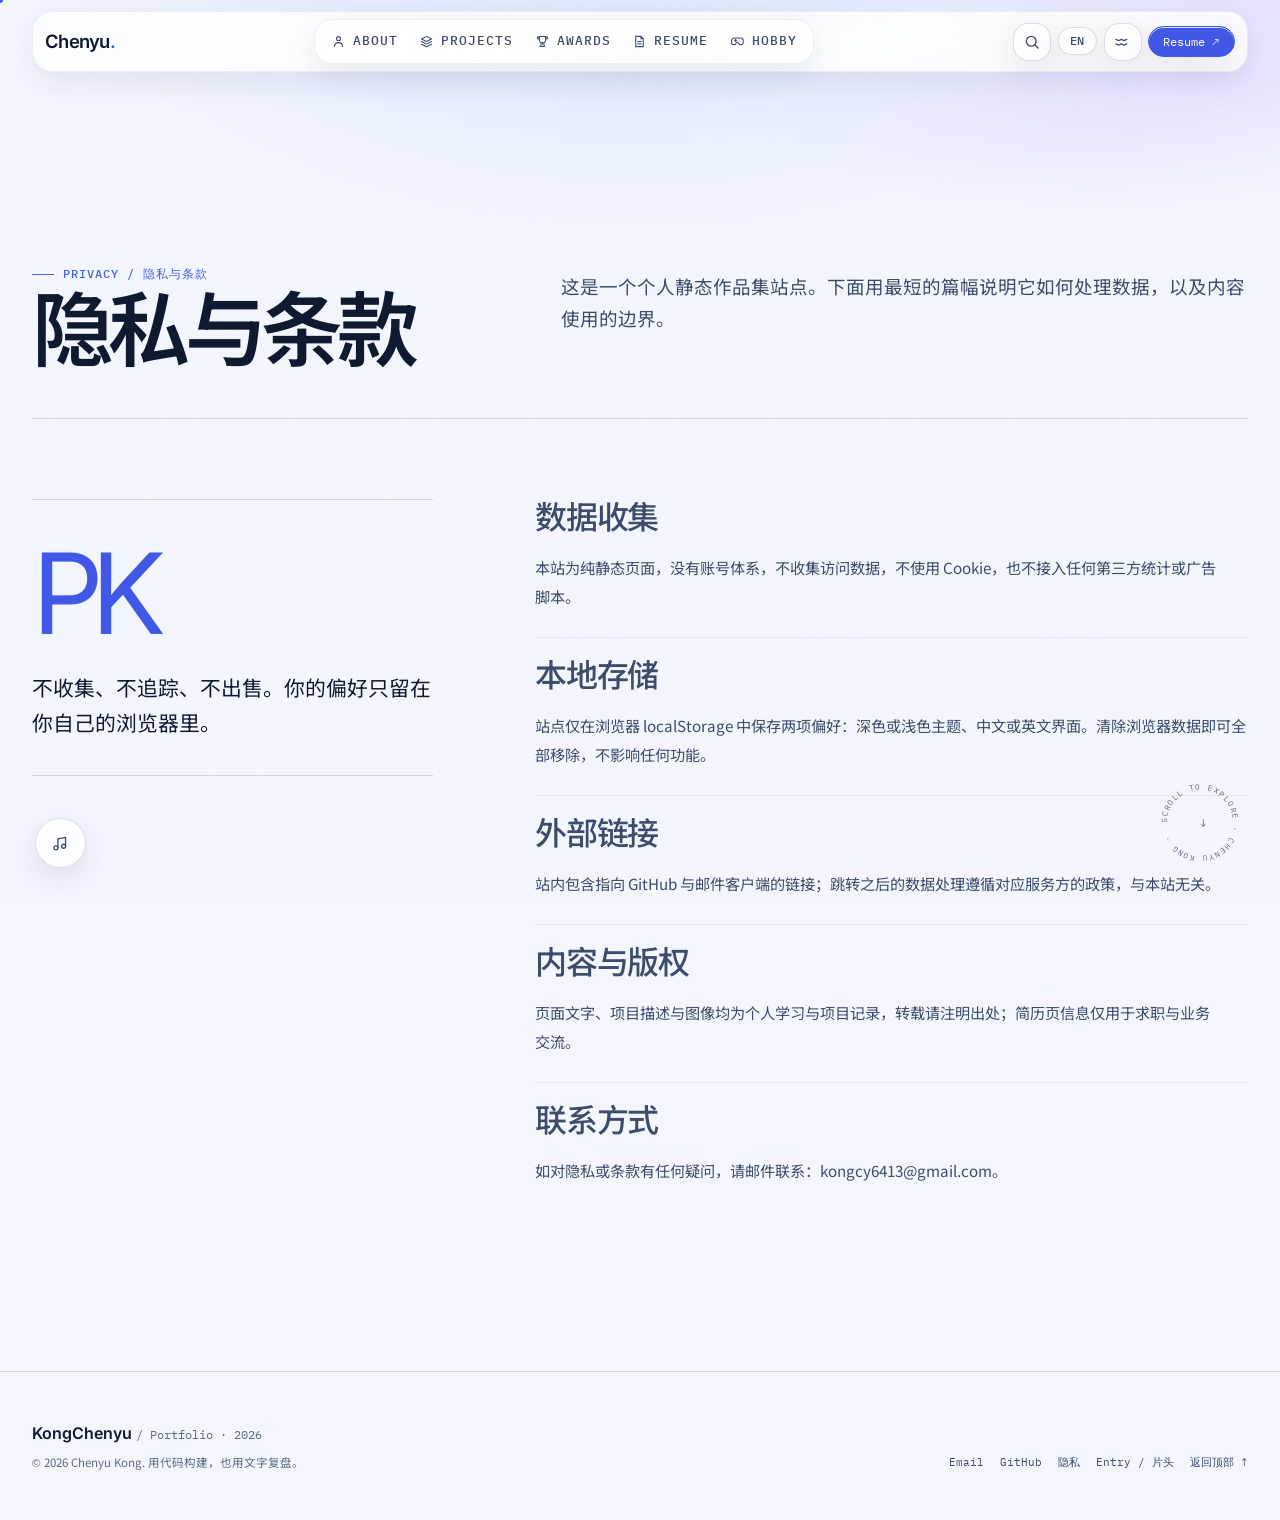
<file: privacy.html>
<!DOCTYPE html>
<html lang="zh-CN">
<head>
<meta charset="UTF-8">
<meta name="viewport" content="width=device-width">
<meta name="description" content="站点隐私说明与使用条款：不收集、不追踪，偏好仅存于浏览器本地。">
<meta property="og:type" content="website">
<meta property="og:title" content="隐私与条款 · Chenyu Kong">
<meta property="og:description" content="站点隐私说明与使用条款：不收集、不追踪，偏好仅存于浏览器本地。">
<meta property="og:image" content="assets/img/og-image.jpg">
<meta name="twitter:card" content="summary_large_image">
<meta name="twitter:title" content="隐私与条款 · Chenyu Kong">
<meta name="twitter:description" content="站点隐私说明与使用条款：不收集、不追踪，偏好仅存于浏览器本地。">
<meta name="twitter:image" content="assets/img/og-image.jpg">
<meta name="theme-color" content="#f3f6fd" media="(prefers-color-scheme: light)">
<meta name="theme-color" content="#17130f" media="(prefers-color-scheme: dark)">
<link rel="icon" href="favicon.svg" type="image/svg+xml">
<script>
  (function () {
    var s = null; try { s = localStorage.getItem("vc-skin"); } catch (e) {}
    var t = s || "deepsea";
    document.documentElement.dataset.theme = t;
  })();
</script>
<link rel="preconnect" href="https://fonts.loli.net">
<link rel="preconnect" href="https://gstatic.loli.net" crossorigin>
<link rel="stylesheet" href="https://fonts.loli.net/css2?family=IBM+Plex+Mono:wght@400;500;600&amp;display=swap" media="print" onload="this.media='all'">
<noscript><link rel="stylesheet" href="https://fonts.loli.net/css2?family=IBM+Plex+Mono:wght@400;500;600&amp;display=swap"></noscript>
<link rel="stylesheet" href="assets/css/style.css">
<title data-i18n="page_title_privacy">隐私与条款 · Chenyu Kong</title>
</head>
<body>
<a class="skip-link" href="#main-content"><span data-i18n="skip">跳到正文</span></a>
<header class="site-header">
  <div class="site-shell header-inner">
    <a class="brand" href="home.html" data-i18n-aria="aria_home" data-i18n-title="tip_home" aria-label="返回 孔晨宇 首页" title="返回首页">
      <span class="brand-name">Chenyu<span class="dot">.</span></span>
    </a>
    <nav class="desktop-nav nav-tray" data-i18n-aria="aria_nav" aria-label="主导航"><a href="about.html"><svg width="15" height="15" viewBox="0 0 24 24" fill="none"><circle cx="12" cy="7.4" r="3.2" stroke="currentColor" stroke-width="1.7"></circle><path d="M5.5 20c.4-4 2.5-6.2 6.5-6.2s6.1 2.2 6.5 6.2" stroke="currentColor" stroke-width="1.7" stroke-linecap="round"></path></svg><span>About</span></a><a href="projects.html"><svg width="15" height="15" viewBox="0 0 24 24" fill="none"><path d="m12 3.8 8 4.1-8 4.1-8-4.1Z" stroke="currentColor" stroke-width="1.7" stroke-linejoin="round"></path><path d="m4 12.1 8 4.1 8-4.1M4 16.3l8 4 8-4" stroke="currentColor" stroke-width="1.7" stroke-linecap="round" stroke-linejoin="round"></path></svg><span>Projects</span></a><a href="awards.html"><svg width="15" height="15" viewBox="0 0 24 24" fill="none"><path d="M7 4h10v5a5 5 0 0 1-10 0Z" stroke="currentColor" stroke-width="1.7" stroke-linejoin="round"></path><path d="M7 5H4a2.5 2.5 0 0 0 2.7 3.4" stroke="currentColor" stroke-width="1.7" stroke-linecap="round"></path><path d="M17 5h3a2.5 2.5 0 0 1-2.7 3.4" stroke="currentColor" stroke-width="1.7" stroke-linecap="round"></path><path d="M12 13v3M8 20h8M9.5 16h5V20h-5Z" stroke="currentColor" stroke-width="1.7" stroke-linecap="round" stroke-linejoin="round"></path></svg><span>Awards</span></a><a href="resume.html"><svg width="15" height="15" viewBox="0 0 24 24" fill="none"><path d="M6 3.8h8.2l3.8 3.8v12.6H6Z" stroke="currentColor" stroke-width="1.7" stroke-linejoin="round"></path><path d="M14.2 3.8v3.8H18M9 12h6M9 15.5h6" stroke="currentColor" stroke-width="1.7" stroke-linecap="round" stroke-linejoin="round"></path></svg><span>Resume</span></a><a href="hobby.html"><svg width="15" height="15" viewBox="0 0 24 24" fill="none"><path d="M7 10h4M9 8v4" stroke="currentColor" stroke-width="1.7" stroke-linecap="round"></path><circle cx="15.2" cy="9.5" r=".6" fill="currentColor"></circle><circle cx="17.2" cy="11.5" r=".6" fill="currentColor"></circle><path d="M17.5 6.5H6.5a4 4 0 0 0-4 4v3.5a3 3 0 0 0 3 3h1.2a3 3 0 0 0 2.6-1.5l.8-1.4a2 2 0 0 1 3.4 0l.8 1.4a3 3 0 0 0 2.6 1.5h1.2a3 3 0 0 0 3-3v-3.5a4 4 0 0 0-4-4Z" stroke="currentColor" stroke-width="1.7" stroke-linejoin="round"></path></svg><span>Hobby</span></a></nav>
    <div class="header-actions">
      <button class="icon-button" type="button" data-open-search data-i18n-aria="aria_search" aria-label="打开站内搜索"><svg width="18" height="18" viewBox="0 0 24 24" fill="none"><circle cx="11" cy="11" r="6.5" stroke="currentColor" stroke-width="1.8"></circle><path d="m16 16 4 4" stroke="currentColor" stroke-width="1.8" stroke-linecap="round"></path></svg></button>
      <button class="lang-toggle" type="button" data-lang-toggle data-i18n-aria="aria_lang" aria-label="切换语言">EN</button>
      <button class="icon-button theme-toggle" type="button" data-i18n-aria="aria_theme" data-i18n-title="tip_theme" aria-label="切换深色主题" title="切换主题"><svg class="theme-icon-light" width="18" height="18" viewBox="0 0 24 24" fill="none"><circle cx="12" cy="12" r="3.5" stroke="currentColor" stroke-width="1.7"></circle><path d="M12 2.5v2M12 19.5v2M21.5 12h-2M4.5 12h-2M18.72 5.28l-1.42 1.42M6.7 17.3l-1.42 1.42M18.72 18.72l-1.42-1.42M6.7 6.7 5.28 5.28" stroke="currentColor" stroke-width="1.7" stroke-linecap="round"></path></svg><svg class="theme-icon-dark" width="18" height="18" viewBox="0 0 24 24" fill="none"><path d="M20 15.5A8 8 0 0 1 8.5 4 8.2 8.2 0 1 0 20 15.5Z" stroke="currentColor" stroke-width="1.7" stroke-linejoin="round"></path></svg><svg class="theme-icon-sea" width="18" height="18" viewBox="0 0 24 24" fill="none"><path d="M2.6 8.6c1.8 0 1.8 1.7 3.6 1.7s1.8-1.7 3.6-1.7 1.8 1.7 3.6 1.7 1.8-1.7 3.6-1.7" stroke="currentColor" stroke-width="1.7" stroke-linecap="round" stroke-linejoin="round"></path><path d="M2.6 14.4c1.8 0 1.8 1.7 3.6 1.7s1.8-1.7 3.6-1.7 1.8 1.7 3.6 1.7 1.8-1.7 3.6-1.7" stroke="currentColor" stroke-width="1.7" stroke-linecap="round" stroke-linejoin="round"></path></svg></button>
      <a class="resume-link" href="resume.html">Resume <span class="arr">↗</span></a>
      <details class="mobile-menu">
        <summary data-i18n-aria="aria_menu" aria-label="打开导航"><svg width="18" height="18" viewBox="0 0 24 24" fill="none" aria-hidden="true"><path class="mb-l1" d="M4 7h16" stroke="currentColor" stroke-width="1.8" stroke-linecap="round"></path><path class="mb-l2" d="M4 12h16" stroke="currentColor" stroke-width="1.8" stroke-linecap="round"></path><path class="mb-l3" d="M4 17h16" stroke="currentColor" stroke-width="1.8" stroke-linecap="round"></path></svg></summary>
        <nav class="nav-tray" data-i18n-aria="aria_nav_mobile" aria-label="移动端导航"><a href="about.html" style="--i:0"><span class="nav-num">01</span><span>About</span></a><a href="projects.html" style="--i:1"><span class="nav-num">02</span><span>Projects</span></a><a href="awards.html" style="--i:2"><span class="nav-num">03</span><span>Awards</span></a><a href="resume.html" style="--i:3"><span class="nav-num">04</span><span>Resume</span></a><a href="hobby.html" style="--i:4"><span class="nav-num">05</span><span>Hobby</span></a><a href="mailto:kongcy6413@gmail.com" style="--i:5"><span class="nav-num">✉</span><span>Email</span></a><a href="https://github.com/Cloud-Mars-ai" target="_blank" rel="noopener" style="--i:6"><span class="nav-num">↗</span><span>GitHub</span></a></nav>
      </details>
    </div>
  </div>
</header>
<main id="main-content" class="site-main"><div class="index-page index-page--about">
    <header class="index-hero site-shell">
      <div class="index-hero__title"><p class="eyebrow" data-i18n="privacy_eyebrow">Privacy / 隐私与条款</p><h1><span data-i18n="privacy_title">隐私与条款</span></h1></div>
      <div class="index-hero__brief"><p data-i18n="privacy_intro">这是一个个人静态作品集站点。下面用最短的篇幅说明它如何处理数据，以及内容使用的边界。</p></div>
    </header>
    <section class="about-layout site-shell listing-section">
      <div class="about-statement"><span class="about-monogram" aria-hidden="true">PK</span><p data-i18n="privacy_statement">不收集、不追踪、不出售。你的偏好只留在你自己的浏览器里。</p></div>
      <div class="prose about-prose">
        <h2 data-i18n="privacy_h1">数据收集</h2><p data-i18n="privacy_p1">本站为纯静态页面，没有账号体系，不收集访问数据，不使用 Cookie，也不接入任何第三方统计或广告脚本。</p>
        <h2 data-i18n="privacy_h2">本地存储</h2><p data-i18n="privacy_p2">站点仅在浏览器 localStorage 中保存两项偏好：深色或浅色主题、中文或英文界面。清除浏览器数据即可全部移除，不影响任何功能。</p>
        <h2 data-i18n="privacy_h3">外部链接</h2><p data-i18n="privacy_p3">站内包含指向 GitHub 与邮件客户端的链接；跳转之后的数据处理遵循对应服务方的政策，与本站无关。</p>
        <h2 data-i18n="privacy_h4">内容与版权</h2><p data-i18n="privacy_p4">页面文字、项目描述与图像均为个人学习与项目记录，转载请注明出处；简历页信息仅用于求职与业务交流。</p>
        <h2 data-i18n="privacy_h5">联系方式</h2><p data-i18n="privacy_p5">如对隐私或条款有任何疑问，请邮件联系：<a href="mailto:kongcy6413@gmail.com">kongcy6413@gmail.com</a>。</p>
      </div>
    </section>
  </div>
</main>
<footer class="site-footer">
  <div class="site-shell footer-inner">
    <div>
      <p class="footer-mark">KongChenyu <span class="mono">/ Portfolio · 2026</span></p>
      <p class="footer-copy">© <span data-year>2026</span> Chenyu Kong. <span data-i18n="footer_copy">用代码构建，也用文字复盘。</span></p>
    </div>
    <nav class="footer-links">
      <a href="mailto:kongcy6413@gmail.com">Email</a>
      <a href="https://github.com/Cloud-Mars-ai" target="_blank" rel="noopener">GitHub</a>
      <a href="privacy.html" data-i18n="footer_privacy">隐私</a><a href="index.html" data-i18n="footer_entry">Entry / 片头</a><button data-backtop type="button"><span data-i18n="backtop">返回顶部 ↑</span></button>
    </nav>
  </div>
</footer>
<dialog id="site-search" class="search-dialog" data-i18n-aria="aria_search_dialog" aria-label="站内搜索">
  <div class="search-topbar"><span class="search-signal"><i></i> Search</span><span class="search-edition">Index</span><button class="search-close" type="button"><span data-i18n="search_close">Esc 关闭</span></button></div>
  <div class="search-intro"><p>SEARCH</p><h2 data-i18n="search_intro">搜点什么</h2></div>
  <label class="search-field"><svg width="18" height="18" viewBox="0 0 24 24" fill="none"><circle cx="11" cy="11" r="6.5" stroke="currentColor" stroke-width="1.8"></circle><path d="m16 16 4 4" stroke="currentColor" stroke-width="1.8" stroke-linecap="round"></path></svg><input id="search-input" type="search" placeholder="搜索文章、项目、页面…" data-i18n-placeholder="search_placeholder" autocomplete="off"><span class="search-field-mark">|</span></label>
  <div class="search-meta"><p class="search-status" id="search-status" data-i18n="search_hint">输入关键词开始搜索</p><span data-i18n="search_esc">esc 关闭</span></div>
  <ul class="search-results" id="search-results"></ul>
</dialog>

<script src="assets/js/i18n.js"></script>
<script src="assets/js/main.js"></script>
</body>
</html>
</file>
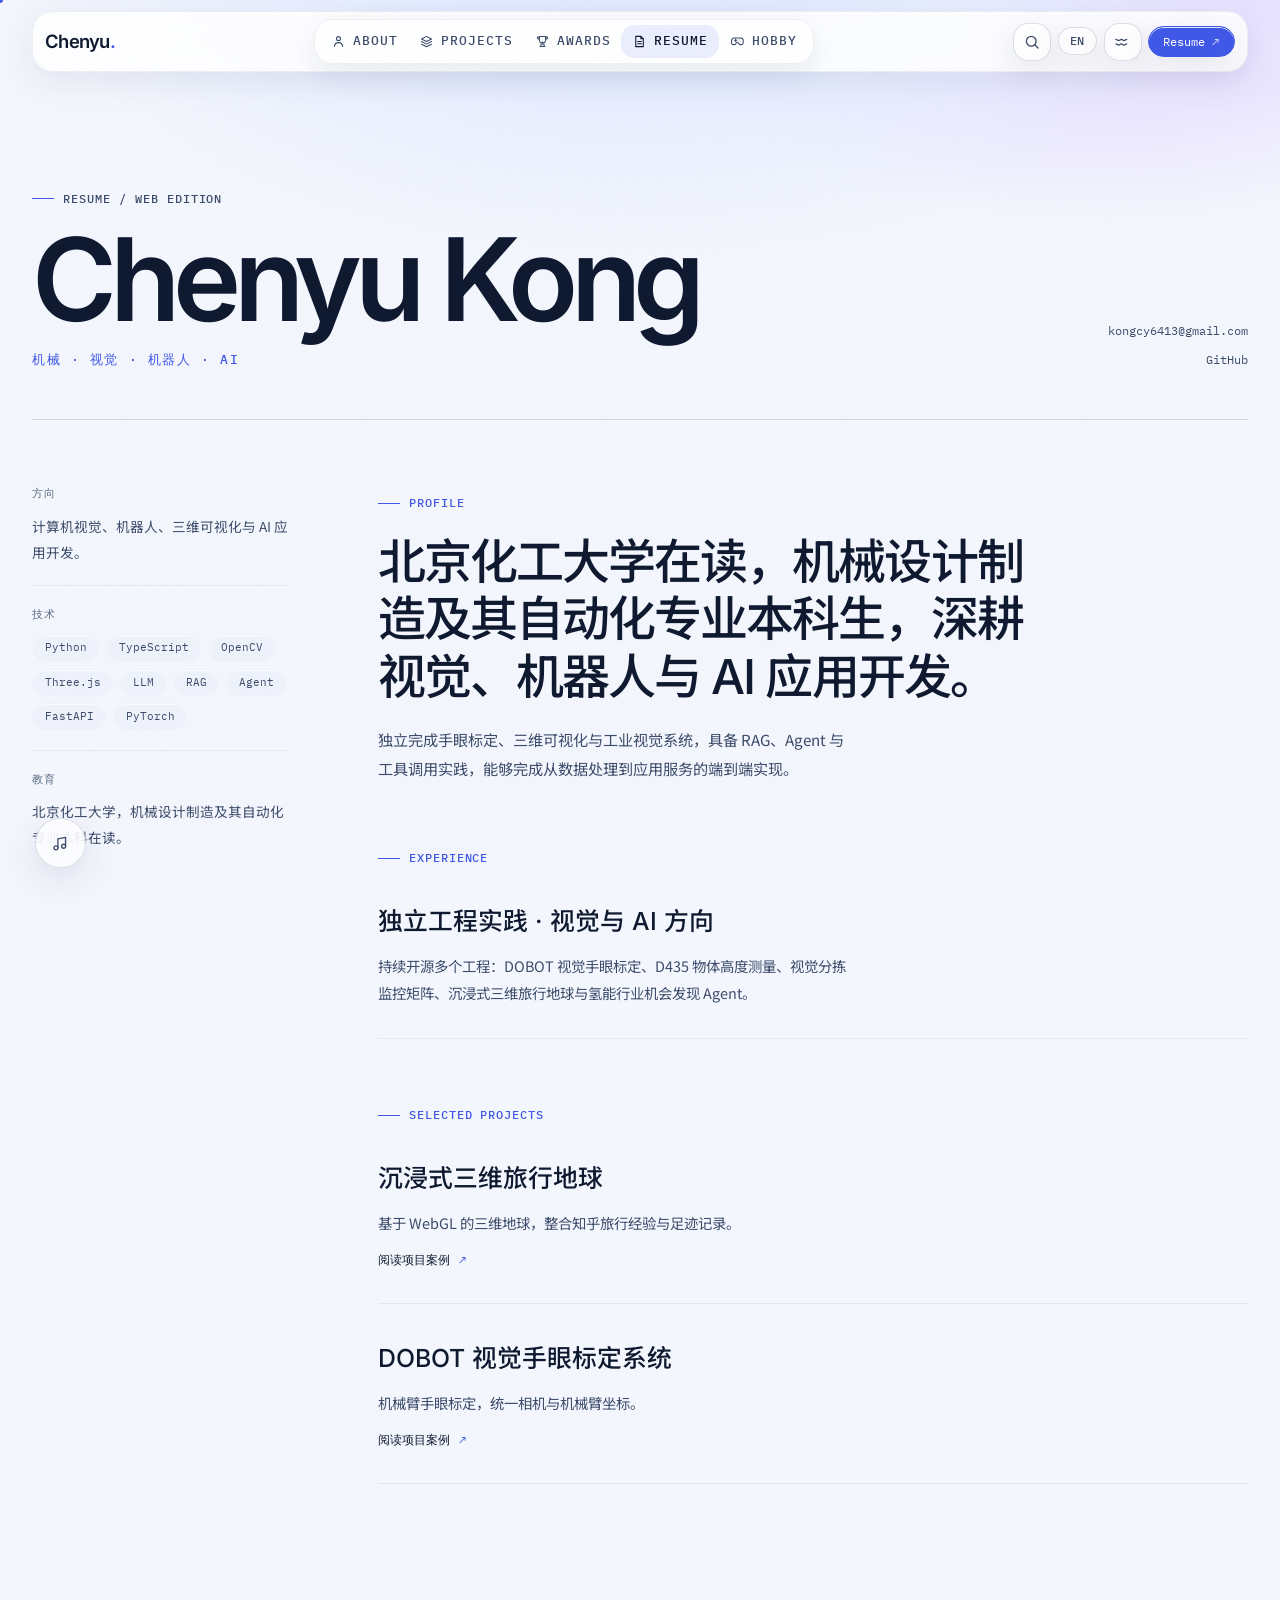
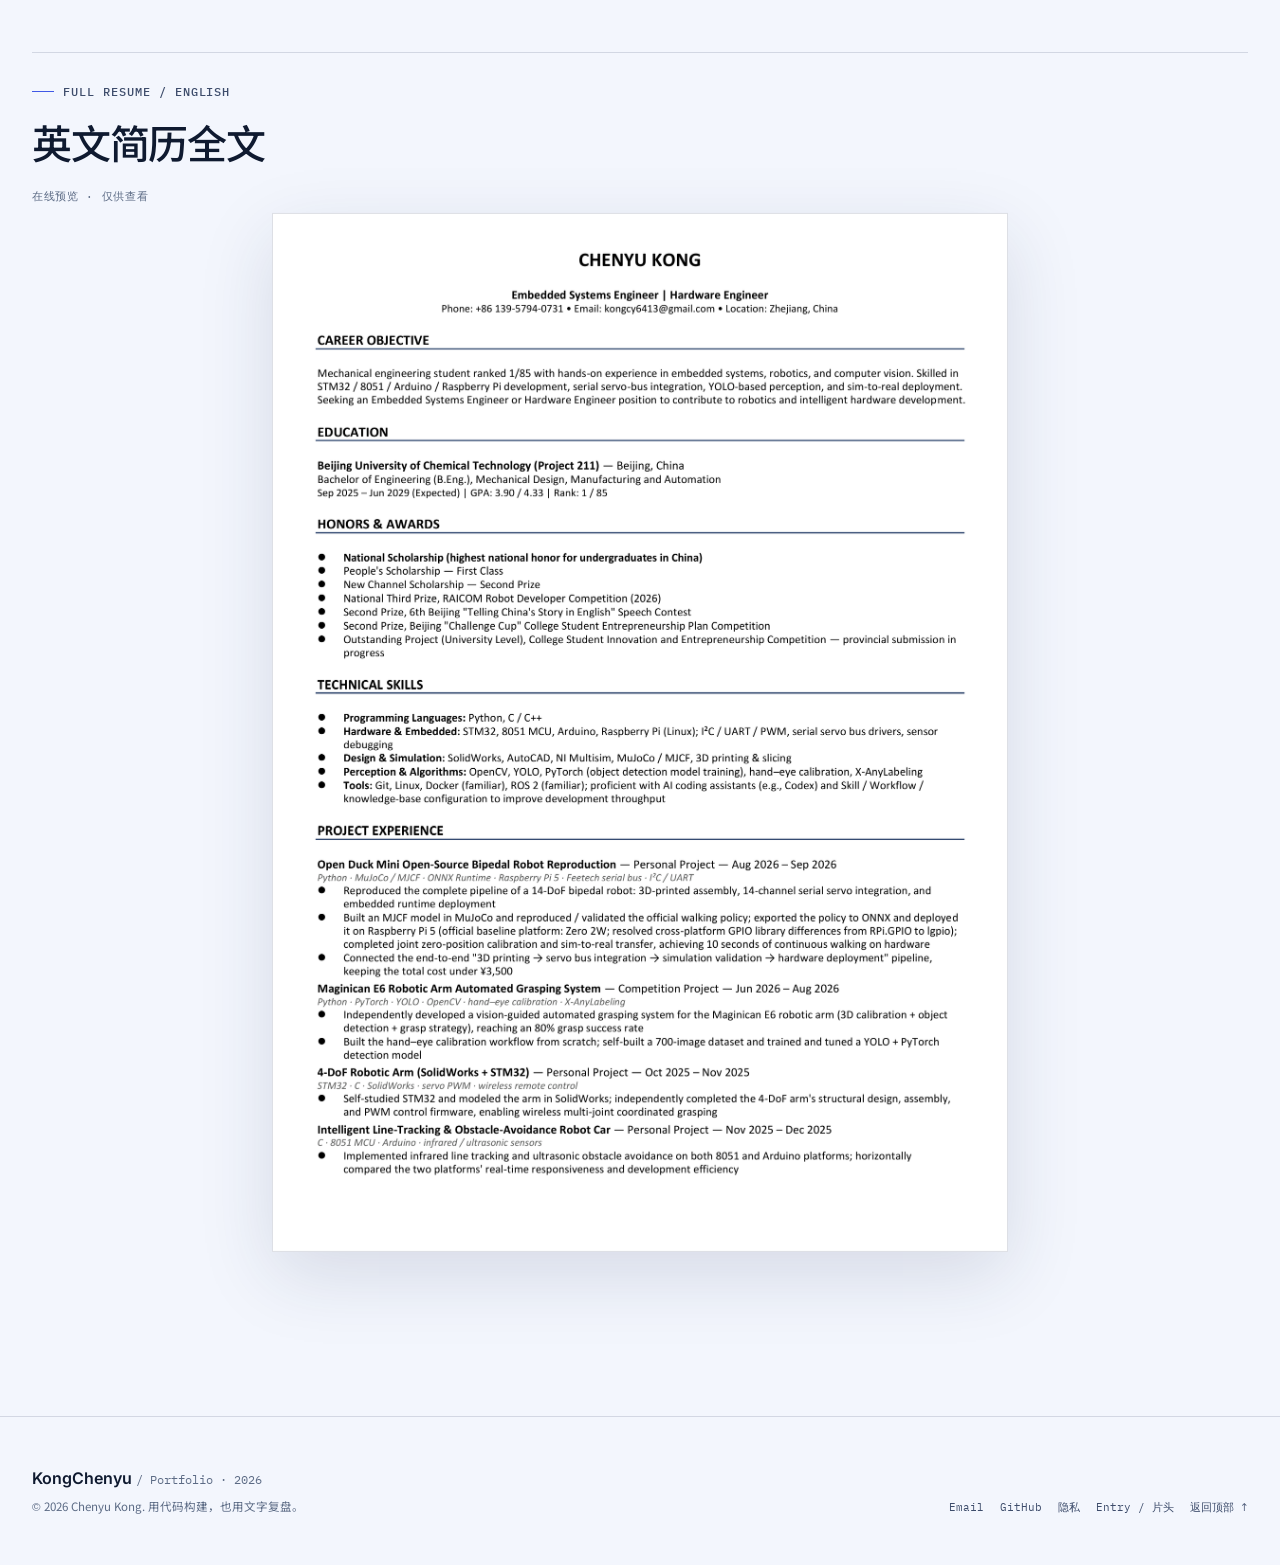
<file: resume.html>
<!DOCTYPE html>
<html lang="zh-CN">
<head>
<meta charset="UTF-8">
<meta name="viewport" content="width=device-width">
<meta name="description" content="孔晨宇 的简历（Web 版）。">
<meta property="og:type" content="website">
<meta property="og:title" content="简历 · Chenyu Kong">
<meta property="og:description" content="孔晨宇 的简历（Web 版）：教育、项目、技能与实践经历。">
<meta property="og:image" content="assets/img/og-image.jpg">
<meta name="twitter:card" content="summary_large_image">
<meta name="twitter:title" content="简历 · Chenyu Kong">
<meta name="twitter:description" content="孔晨宇 的简历（Web 版）：教育、项目、技能与实践经历。">
<meta name="twitter:image" content="assets/img/og-image.jpg">
<meta name="theme-color" content="#f3f6fd" media="(prefers-color-scheme: light)">
<meta name="theme-color" content="#17130f" media="(prefers-color-scheme: dark)">
<link rel="icon" href="favicon.svg" type="image/svg+xml">
<script>
  (function () {
    var s = null; try { s = localStorage.getItem("vc-skin"); } catch (e) {}
    var t = s || "deepsea";
    document.documentElement.dataset.theme = t;
  })();
</script>
<link rel="preconnect" href="https://fonts.loli.net">
<link rel="preconnect" href="https://gstatic.loli.net" crossorigin>
<link rel="stylesheet" href="https://fonts.loli.net/css2?family=IBM+Plex+Mono:wght@400;500;600&amp;display=swap" media="print" onload="this.media='all'">
<noscript><link rel="stylesheet" href="https://fonts.loli.net/css2?family=IBM+Plex+Mono:wght@400;500;600&amp;display=swap"></noscript>
<link rel="stylesheet" href="assets/css/style.css">
<title data-i18n="page_title_resume">简历 · 孔晨宇</title>
</head>
<body>
<a class="skip-link" href="#main-content"><span data-i18n="skip">跳到正文</span></a>
<header class="site-header">
  <div class="site-shell header-inner">
    <a class="brand" href="home.html" data-i18n-aria="aria_home" data-i18n-title="tip_home" aria-label="返回 孔晨宇 首页" title="返回首页">
      <span class="brand-name">Chenyu<span class="dot">.</span></span>
    </a>
    <nav class="desktop-nav nav-tray" data-i18n-aria="aria_nav" aria-label="主导航"><a href="about.html"><svg width="15" height="15" viewBox="0 0 24 24" fill="none"><circle cx="12" cy="7.4" r="3.2" stroke="currentColor" stroke-width="1.7"></circle><path d="M5.5 20c.4-4 2.5-6.2 6.5-6.2s6.1 2.2 6.5 6.2" stroke="currentColor" stroke-width="1.7" stroke-linecap="round"></path></svg><span>About</span></a><a href="projects.html"><svg width="15" height="15" viewBox="0 0 24 24" fill="none"><path d="m12 3.8 8 4.1-8 4.1-8-4.1Z" stroke="currentColor" stroke-width="1.7" stroke-linejoin="round"></path><path d="m4 12.1 8 4.1 8-4.1M4 16.3l8 4 8-4" stroke="currentColor" stroke-width="1.7" stroke-linecap="round" stroke-linejoin="round"></path></svg><span>Projects</span></a><a href="awards.html"><svg width="15" height="15" viewBox="0 0 24 24" fill="none"><path d="M7 4h10v5a5 5 0 0 1-10 0Z" stroke="currentColor" stroke-width="1.7" stroke-linejoin="round"></path><path d="M7 5H4a2.5 2.5 0 0 0 2.7 3.4" stroke="currentColor" stroke-width="1.7" stroke-linecap="round"></path><path d="M17 5h3a2.5 2.5 0 0 1-2.7 3.4" stroke="currentColor" stroke-width="1.7" stroke-linecap="round"></path><path d="M12 13v3M8 20h8M9.5 16h5V20h-5Z" stroke="currentColor" stroke-width="1.7" stroke-linecap="round" stroke-linejoin="round"></path></svg><span>Awards</span></a><a href="resume.html" aria-current="page"><svg width="15" height="15" viewBox="0 0 24 24" fill="none"><path d="M6 3.8h8.2l3.8 3.8v12.6H6Z" stroke="currentColor" stroke-width="1.7" stroke-linejoin="round"></path><path d="M14.2 3.8v3.8H18M9 12h6M9 15.5h6" stroke="currentColor" stroke-width="1.7" stroke-linecap="round" stroke-linejoin="round"></path></svg><span>Resume</span></a><a href="hobby.html"><svg width="15" height="15" viewBox="0 0 24 24" fill="none"><path d="M7 10h4M9 8v4" stroke="currentColor" stroke-width="1.7" stroke-linecap="round"></path><circle cx="15.2" cy="9.5" r=".6" fill="currentColor"></circle><circle cx="17.2" cy="11.5" r=".6" fill="currentColor"></circle><path d="M17.5 6.5H6.5a4 4 0 0 0-4 4v3.5a3 3 0 0 0 3 3h1.2a3 3 0 0 0 2.6-1.5l.8-1.4a2 2 0 0 1 3.4 0l.8 1.4a3 3 0 0 0 2.6 1.5h1.2a3 3 0 0 0 3-3v-3.5a4 4 0 0 0-4-4Z" stroke="currentColor" stroke-width="1.7" stroke-linejoin="round"></path></svg><span>Hobby</span></a></nav>
    <div class="header-actions">
      <button class="icon-button" type="button" data-open-search data-i18n-aria="aria_search" aria-label="打开站内搜索"><svg width="18" height="18" viewBox="0 0 24 24" fill="none"><circle cx="11" cy="11" r="6.5" stroke="currentColor" stroke-width="1.8"></circle><path d="m16 16 4 4" stroke="currentColor" stroke-width="1.8" stroke-linecap="round"></path></svg></button>
      <button class="lang-toggle" type="button" data-lang-toggle data-i18n-aria="aria_lang" aria-label="切换语言">EN</button>
      <button class="icon-button theme-toggle" type="button" data-i18n-aria="aria_theme" data-i18n-title="tip_theme" aria-label="切换深色主题" title="切换主题"><svg class="theme-icon-light" width="18" height="18" viewBox="0 0 24 24" fill="none"><circle cx="12" cy="12" r="3.5" stroke="currentColor" stroke-width="1.7"></circle><path d="M12 2.5v2M12 19.5v2M21.5 12h-2M4.5 12h-2M18.72 5.28l-1.42 1.42M6.7 17.3l-1.42 1.42M18.72 18.72l-1.42-1.42M6.7 6.7 5.28 5.28" stroke="currentColor" stroke-width="1.7" stroke-linecap="round"></path></svg><svg class="theme-icon-dark" width="18" height="18" viewBox="0 0 24 24" fill="none"><path d="M20 15.5A8 8 0 0 1 8.5 4 8.2 8.2 0 1 0 20 15.5Z" stroke="currentColor" stroke-width="1.7" stroke-linejoin="round"></path></svg><svg class="theme-icon-sea" width="18" height="18" viewBox="0 0 24 24" fill="none"><path d="M2.6 8.6c1.8 0 1.8 1.7 3.6 1.7s1.8-1.7 3.6-1.7 1.8 1.7 3.6 1.7 1.8-1.7 3.6-1.7" stroke="currentColor" stroke-width="1.7" stroke-linecap="round" stroke-linejoin="round"></path><path d="M2.6 14.4c1.8 0 1.8 1.7 3.6 1.7s1.8-1.7 3.6-1.7 1.8 1.7 3.6 1.7 1.8-1.7 3.6-1.7" stroke="currentColor" stroke-width="1.7" stroke-linecap="round" stroke-linejoin="round"></path></svg></button>
      <a class="resume-link" href="resume.html">Resume <span class="arr">↗</span></a>
      <details class="mobile-menu">
        <summary data-i18n-aria="aria_menu" aria-label="打开导航"><svg width="18" height="18" viewBox="0 0 24 24" fill="none" aria-hidden="true"><path class="mb-l1" d="M4 7h16" stroke="currentColor" stroke-width="1.8" stroke-linecap="round"></path><path class="mb-l2" d="M4 12h16" stroke="currentColor" stroke-width="1.8" stroke-linecap="round"></path><path class="mb-l3" d="M4 17h16" stroke="currentColor" stroke-width="1.8" stroke-linecap="round"></path></svg></summary>
        <nav class="nav-tray" data-i18n-aria="aria_nav_mobile" aria-label="移动端导航"><a href="about.html" style="--i:0" ><span class="nav-num">01</span><span>About</span></a><a href="projects.html" style="--i:1" ><span class="nav-num">02</span><span>Projects</span></a><a href="awards.html" style="--i:2" ><span class="nav-num">03</span><span>Awards</span></a><a href="resume.html" style="--i:3" aria-current="page"><span class="nav-num">04</span><span>Resume</span></a><a href="hobby.html" style="--i:4" ><span class="nav-num">05</span><span>Hobby</span></a><a href="mailto:kongcy6413@gmail.com" style="--i:5"><span class="nav-num">✉</span><span>Email</span></a><a href="https://github.com/Cloud-Mars-ai" target="_blank" rel="noopener" style="--i:6"><span class="nav-num">↗</span><span>GitHub</span></a></nav>
      </details>
    </div>
  </div>
</header>
<main id="main-content" class="site-main"><header class="resume-hero site-shell">
    <div><p class="eyebrow">Resume / Web edition</p><h1>Chenyu Kong</h1><p class="resume-role" data-i18n="resume_role">机械 · 视觉 · 机器人 · AI</p></div>
    <div class="resume-contact"><a href="mailto:kongcy6413@gmail.com">kongcy6413@gmail.com</a><a href="https://github.com/Cloud-Mars-ai" target="_blank" rel="noopener">GitHub</a></div>
  </header>
  <div class="resume-layout site-shell">
    <aside>
      <section class="resume-side-block"><h2 data-i18n="resume_side_dir">方向</h2><p data-i18n="resume_side_dir_val">计算机视觉、机器人、三维可视化与 AI 应用开发。</p></section>
      <section class="resume-side-block"><h2 data-i18n="resume_side_tech">技术</h2><ul class="tags"><li class="tag">Python</li><li class="tag">TypeScript</li><li class="tag">OpenCV</li><li class="tag">Three.js</li><li class="tag">LLM</li><li class="tag">RAG</li><li class="tag">Agent</li><li class="tag">FastAPI</li><li class="tag">PyTorch</li></ul></section>
      <section class="resume-side-block"><h2 data-i18n="resume_side_edu">教育</h2><p data-i18n="resume_side_edu_val">北京化工大学，机械设计制造及其自动化专业本科在读。</p></section>
    </aside>
    <main class="resume-main">
      <section class="resume-section"><p class="eyebrow" data-i18n="resume_profile">Profile</p><h2 data-i18n="resume_profile_h">北京化工大学在读，机械设计制造及其自动化专业本科生，深耕视觉、机器人与 AI 应用开发。</h2><p class="resume-profile-sub" data-i18n="resume_profile_p">独立完成手眼标定、三维可视化与工业视觉系统，具备 RAG、Agent 与工具调用实践，能够完成从数据处理到应用服务的端到端实现。</p></section>
      <section class="resume-section"><p class="eyebrow" data-i18n="resume_exp">Experience</p><article class="resume-project"><h3 data-i18n="resume_exp_title">独立工程实践 · 视觉与 AI 方向</h3><p data-i18n="resume_exp_p">持续开源多个工程：DOBOT 视觉手眼标定、D435 物体高度测量、视觉分拣监控矩阵、沉浸式三维旅行地球与氢能行业机会发现 Agent。</p></article></section>
      <section class="resume-section"><p class="eyebrow" data-i18n="resume_projects">Selected projects</p>
        <article class="resume-project"><h3 data-i18n="resume_rp1_title">沉浸式三维旅行地球</h3><p data-i18n="resume_rp1_p">基于 WebGL 的三维地球，整合知乎旅行经验与足迹记录。</p><a class="text-link" href="https://github.com/Cloud-Mars-ai/travel-earth" target="_blank" rel="noopener"><span data-i18n="resume_read_case">阅读项目案例</span></a></article>
        <article class="resume-project"><h3 data-i18n="resume_rp2_title">DOBOT 视觉手眼标定系统</h3><p data-i18n="resume_rp2_p">机械臂手眼标定，统一相机与机械臂坐标。</p><a class="text-link" href="https://github.com/Raicom-competition/dobot-handeye-calibration" target="_blank" rel="noopener"><span data-i18n="resume_read_case">阅读项目案例</span></a></article>
      </section>
</main>
  </div>

  <section class="resume-doc site-shell" aria-label="英文简历全文" data-i18n-aria="aria_resume_doc">
    <header class="resume-doc-head">
      <p class="eyebrow">Full resume / English</p>
      <h2 data-i18n="resume_doc_title">英文简历全文</h2>
      <p class="resume-doc-note" data-i18n="resume_doc_note">在线预览 · 仅供查看</p>
    </header>
    <figure class="resume-doc-frame" oncontextmenu="return false;">
      <img src="assets/resume/resume-p1.png" alt="Chenyu Kong — English Resume" draggable="false">
    </figure>
  </section>
</main>
<footer class="site-footer">
  <div class="site-shell footer-inner">
    <div>
      <p class="footer-mark">KongChenyu <span class="mono">/ Portfolio · 2026</span></p>
      <p class="footer-copy">© <span data-year>2026</span> Chenyu Kong. <span data-i18n="footer_copy">用代码构建，也用文字复盘。</span></p>
    </div>
    <nav class="footer-links">
      <a href="mailto:kongcy6413@gmail.com">Email</a>
      <a href="https://github.com/Cloud-Mars-ai" target="_blank" rel="noopener">GitHub</a>
      <a href="privacy.html" data-i18n="footer_privacy">隐私</a><a href="index.html" data-i18n="footer_entry">Entry / 片头</a><button data-backtop type="button"><span data-i18n="backtop">返回顶部 ↑</span></button>
    </nav>
  </div>
</footer>
<dialog id="site-search" class="search-dialog" data-i18n-aria="aria_search_dialog" aria-label="站内搜索">
  <div class="search-topbar"><span class="search-signal"><i></i> Search</span><span class="search-edition">Index</span><button class="search-close" type="button"><span data-i18n="search_close">Esc 关闭</span></button></div>
  <div class="search-intro"><p>SEARCH</p><h2 data-i18n="search_intro">搜点什么</h2></div>
  <label class="search-field"><svg width="18" height="18" viewBox="0 0 24 24" fill="none"><circle cx="11" cy="11" r="6.5" stroke="currentColor" stroke-width="1.8"></circle><path d="m16 16 4 4" stroke="currentColor" stroke-width="1.8" stroke-linecap="round"></path></svg><input id="search-input" type="search" placeholder="搜索文章、项目、页面…" data-i18n-placeholder="search_placeholder" autocomplete="off"><span class="search-field-mark">|</span></label>
  <div class="search-meta"><p class="search-status" id="search-status" data-i18n="search_hint">输入关键词开始搜索</p><span data-i18n="search_esc">esc 关闭</span></div>
  <ul class="search-results" id="search-results"></ul>
</dialog>

<script src="assets/js/i18n.js"></script>
<script src="assets/js/main.js"></script>
</body>
</html>
</file>
<file: assets/css/style.css>
/* ==========================================================================
   Personal Blog — 复刻自 Astro 个人博客（真实 token 精确对齐）
   ========================================================================== */

/* ---------- 字体 ----------
   热门 webfont 方案（2026-10-29 第 16 轮）：全部自托管 + 子集化 + swap
   - Playfair Display：Google Fonts 最热 Didone 风格展示衬线（拉丁标题）
   - Noto Serif SC 思源宋体 / Noto Sans SC 思源黑体：中文展示与正文
   - 子集化：仅收录全站实际使用的 790 个字符（677 汉字），单字重约 100KB
   - font-display: swap：首屏先用系统字体绘制，字体到位后无缝替换，不阻塞渲染
   - IBM Plex Mono 仍由 HTML <head> 异步加载（loli 镜像） */

@font-face { font-family: "Playfair Display"; src: url("../fonts/playfair-display-400.woff2") format("woff2"); font-weight: 400; font-style: normal; font-display: swap; }
@font-face { font-family: "Playfair Display"; src: url("../fonts/playfair-display-600.woff2") format("woff2"); font-weight: 600; font-style: normal; font-display: swap; }
@font-face { font-family: "Playfair Display"; src: url("../fonts/playfair-display-700.woff2") format("woff2"); font-weight: 700; font-style: normal; font-display: swap; }
@font-face { font-family: "Playfair Display"; src: url("../fonts/playfair-display-400i.woff2") format("woff2"); font-weight: 400; font-style: italic; font-display: swap; }
@font-face { font-family: "Noto Serif SC"; src: url("../fonts/noto-serif-sc-400.woff2") format("woff2"); font-weight: 400; font-style: normal; font-display: swap; }
@font-face { font-family: "Noto Serif SC"; src: url("../fonts/noto-serif-sc-600.woff2") format("woff2"); font-weight: 600; font-style: normal; font-display: swap; }
@font-face { font-family: "Noto Serif SC"; src: url("../fonts/noto-serif-sc-700.woff2") format("woff2"); font-weight: 700; font-style: normal; font-display: swap; }
@font-face { font-family: "Noto Sans SC"; src: url("../fonts/noto-sans-sc-400.woff2") format("woff2"); font-weight: 400; font-style: normal; font-display: swap; }
@font-face { font-family: "Noto Sans SC"; src: url("../fonts/noto-sans-sc-500.woff2") format("woff2"); font-weight: 500; font-style: normal; font-display: swap; }
@font-face { font-family: "Noto Sans SC"; src: url("../fonts/noto-sans-sc-600.woff2") format("woff2"); font-weight: 600; font-style: normal; font-display: swap; }
@font-face { font-family: "Noto Sans SC"; src: url("../fonts/noto-sans-sc-700.woff2") format("woff2"); font-weight: 700; font-style: normal; font-display: swap; }
/* Inter（latin 子集，第30轮主页排版统一）：拉丁展示字形，中文回退思源黑体 */
@font-face { font-family: "Inter"; src: url("../fonts/inter-latin-200.woff2") format("woff2"); font-weight: 200; font-style: normal; font-display: swap; }
@font-face { font-family: "Inter"; src: url("../fonts/inter-latin-300.woff2") format("woff2"); font-weight: 300; font-style: normal; font-display: swap; }
@font-face { font-family: "Inter"; src: url("../fonts/inter-latin-400.woff2") format("woff2"); font-weight: 400; font-style: normal; font-display: swap; }
@font-face { font-family: "Inter"; src: url("../fonts/inter-latin-500.woff2") format("woff2"); font-weight: 500; font-style: normal; font-display: swap; }
@font-face { font-family: "Inter"; src: url("../fonts/inter-latin-600.woff2") format("woff2"); font-weight: 600; font-style: normal; font-display: swap; }

/* ---------- Design tokens ---------- */
:root {
  color-scheme: light;
  --paper: #f5f0e6;
  --paper-strong: #faf6ed;
  --surface: #faf6eda8;
  --surface-solid: #faf6ed;
  --ink: #171411;
  --ink-soft: #4c4741;
  --muted: #716a63;
  --line: #1f1a1514;
  --line-strong: #1f1a152e;
  --signal: #c03d1d;
  --signal-soft: #c03d1d1a;
  --trace: #c03d1d;
  --trace-soft: #c03d1d1f;
  --nav-bg: #f5f0e6e0;
  --shadow: 0 24px 70px #3a2c1f1f;
  --shadow-soft: 0 10px 32px #3a2c1f14;
  /* 运动相框层叠投影（近距接触影 + 中距 + 远距，模拟实体照片浮于纸面） */
  --sport-shadow: 0 1px 2px #1f1a1512, 0 6px 12px -6px #1f1a151f, 0 18px 32px -18px #1f1a1526;
  --sport-shadow-hover: 0 2px 4px #1f1a1414, 0 14px 28px -12px #1f1a1526, 0 36px 60px -24px #1f1a1533;
  /* 展示栈：拉丁用 Playfair Display（webfont），中文回退思源宋体，再退系统宋体系 */
  --font-didone: "Playfair Display", "Noto Serif SC", Georgia, "Times New Roman", "Songti SC", "STSong", "SimSun", "Source Han Serif SC", serif;
  /* 中文展示栈（大段中文标题用，衬线，思源宋体） */
  --font-display: "Noto Serif SC", "Songti SC", "STSong", "SimSun", "Source Han Serif SC", Georgia, serif;
  /* 正文栈：思源黑体（webfont），苹方/雅黑兜底 */
  --font-body: "Noto Sans SC", "PingFang SC", "HarmonyOS Sans SC", "Microsoft YaHei", "Source Han Sans SC", "Helvetica Neue", Arial, sans-serif;
  /* 主页展示栈（第30轮）：拉丁 Inter 浅色无衬线（webfont），中文回退思源黑体 */
  --font-display-sans: "Inter", "Noto Sans SC", "PingFang SC", "HarmonyOS Sans SC", "Microsoft YaHei", "Helvetica Neue", Arial, sans-serif;
  /* 等宽栈（IBM Plex Mono 为唯一外链 webfont，约 128KB/字重，异步加载） */
  --font-mono: "IBM Plex Mono", "JetBrains Mono", "SFMono-Regular", Consolas, "Courier New", monospace;
  /* 英文版字体覆盖：--font-display/--font-body 默认中文字体打头，英文模式下英文
     会渲染成中文字体的拉丁字形（观感发糊、非站点拉丁设计）。英文版改拉丁优先，
     中文字符（专有名词）经回退落到思源宋/黑体，中英混排自动分工 */
  --font-display-en: "Playfair Display", "Noto Serif SC", Georgia, "Times New Roman", serif;
  --font-body-en: "Helvetica Neue", "Noto Sans SC", Helvetica, Arial, sans-serif;
  --max-width: 76rem;
  --content-width: 46rem;
  /* 动效基准曲线（B7）：加权、减速入位 */
  --ease: cubic-bezier(.22, 1, .36, 1);
}

[data-theme="dark"] {
  color-scheme: dark;
  --paper: #17130f;
  --paper-strong: #221d16;
  --surface: #251f18b8;
  --surface-solid: #221d16;
  --ink: #f5f0e6;
  --ink-soft: #d6cec2;
  --muted: #a99f93;
  --line: #f5f0e61a;
  --line-strong: #f5f0e638;
  --signal: #ef6748;
  --signal-soft: #ef674821;
  --trace: #ef6748;
  --trace-soft: #ef67481f;
  --nav-bg: #17130fe0;
  --shadow: 0 28px 90px #0000004d;
  --shadow-soft: 0 12px 38px #0003;
  --sport-shadow: 0 1px 2px #00000038, 0 6px 12px -6px #00000047, 0 18px 32px -18px #00000059;
  --sport-shadow-hover: 0 2px 4px #00000042, 0 14px 28px -12px #00000059, 0 36px 60px -24px #00000073;
  /* Hero 标题渐变（B5）：深色 白→中灰 */
  --hero-from: #ffffff;
  --hero-to: #9b9b9b;
}

/* ==========================================================================
   深海皮肤 DeepSea（默认皮肤）—— 参考 DeepSeek 官网视觉语言：
   顶部浅蓝「天光」渐变 + 海军蓝墨色 + #4058e6 信号蓝 + 白色大圆角卡片
   + 无衬线展示栈。放在深色块之后：与基础组件规则同权时靠后出现者胜，
   编辑网格（.editorial-projects .project-card）等特例规则在后面，仍赢回平铺样式。
   ========================================================================== */
[data-theme="deepsea"] {
  color-scheme: light;
  --paper: #f3f6fd;
  --paper-strong: #ffffff;
  --surface: #ffffffb8;
  --surface-solid: #ffffff;
  --ink: #0f1a30;
  --ink-soft: #3d4c6b;
  --muted: #5c6b85;
  --line: #1c2b5212;
  --line-strong: #1c2b5226;
  --signal: #4058e6;
  --signal-soft: #4058e61a;
  --trace: #4058e6;
  --trace-soft: #4058e61f;
  --nav-bg: #ffffffd9;
  --shadow: 0 24px 70px #1c2b5222;
  --shadow-soft: 0 10px 32px #1c2b5214;
  --sport-shadow: 0 1px 2px #1c2b5212, 0 6px 12px -6px #1c2b521f, 0 18px 32px -18px #1c2b5226;
  --sport-shadow-hover: 0 2px 4px #1c2b5214, 0 14px 28px -12px #1c2b5226, 0 36px 60px -24px #1c2b5233;
  /* 展示栈切无衬线：DeepSeek 式干净科技感（拉丁 Inter，中文回退思源黑体） */
  --font-didone: "Inter", "Noto Sans SC", "PingFang SC", "HarmonyOS Sans SC", "Microsoft YaHei", "Helvetica Neue", Arial, sans-serif;
  --font-display: "Noto Sans SC", "PingFang SC", "HarmonyOS Sans SC", "Microsoft YaHei", "Source Han Sans SC", Georgia, sans-serif;
}

/* —— 天光渐变：页面顶部浅蓝辉光 + 右侧淡紫次辉光（body 背景传播到画布，不随滚动） —— */
[data-theme="deepsea"] body {
  background:
    radial-gradient(56rem 32rem at 50% -7rem, #d9e4ff 0%, #e7eeff 42%, rgba(231,238,255,0) 72%),
    radial-gradient(44rem 26rem at 86% -5rem, #e3dcff 0%, #eae5ff 46%, rgba(234,229,255,0) 72%),
    var(--paper);
}
/* 干净数字表面：纸质颗粒几乎隐去 */
[data-theme="deepsea"] .grain { opacity: .018; }

/* —— 导航：白色玻璃胶囊 + 蓝灰投影 —— */
[data-theme="deepsea"] .header-inner::before { border-radius: 1.3rem; }
[data-theme="deepsea"] .nav-tray { box-shadow: 0 .65rem 1.8rem #1c2b5214, inset 0 1px #ffffffcc; }

/* —— 主题图标：深海皮肤显示波浪（太阳/月亮让位） —— */
.theme-toggle .theme-icon-sea { display: none; }
[data-theme="deepsea"] .theme-toggle .theme-icon-light,
[data-theme="deepsea"] .theme-toggle .theme-icon-dark { display: none; }
[data-theme="deepsea"] .theme-toggle .theme-icon-sea { display: block; }

/* —— 卡片：白色实底 + 大圆角 + 蓝灰软投影（DeepSeek 特征卡） —— */
[data-theme="deepsea"] .project-card,
[data-theme="deepsea"] .award-card,
[data-theme="deepsea"] .up-card {
  background: var(--surface-solid);
  backdrop-filter: none;
  -webkit-backdrop-filter: none;
  border-color: var(--line-strong);
}
[data-theme="deepsea"] .award-card,
[data-theme="deepsea"] .up-card { border-radius: 1.15rem; }
[data-theme="deepsea"] .project-card { border-radius: 1.75rem; }

/* —— 按钮：主行动 = 信号蓝实心胶囊；次级 = DeepSeek 式淡蓝填充 pill —— */
[data-theme="deepsea"] .button { background: #eef2fb; border-color: #eef2fb; backdrop-filter: none; -webkit-backdrop-filter: none; }
[data-theme="deepsea"] .tag,
[data-theme="deepsea"] .hobby-tags span { background: #eef2fb; border-color: #eef2fb; }
[data-theme="deepsea"] .button.primary,
[data-theme="deepsea"] .resume-link,
[data-theme="deepsea"] .btn-solid { background: var(--signal); border-color: var(--signal); color: #ffffff; }
[data-theme="deepsea"] .button.primary:hover,
[data-theme="deepsea"] .resume-link:hover,
[data-theme="deepsea"] .btn-solid:hover { background: #3648c8; border-color: #3648c8; }
/* 蓝底上的箭头改白，避免同色不可见 */
[data-theme="deepsea"] .resume-link .arr { color: #ffffff; opacity: .82; }
[data-theme="deepsea"] .filter-button:hover,
[data-theme="deepsea"] .filter-button[aria-pressed="true"] { background: var(--signal); color: #ffffff; }

/* —— 封面/入口页：浅蓝纸 + 蓝 accent + 蓝灰纹理线 —— */
[data-theme="deepsea"] .cover {
  --cover-paper: #eaf1fe; --cover-ink: #0f1a30; --cover-muted: #5c6b85;
  --cover-line: #1c2b5222; --cover-accent: #4058e6;
  background: repeating-linear-gradient(0deg, #1c2b5205 0 1px, transparent 1px 4px), var(--cover-paper);
}
[data-theme="deepsea"] .cover-copy h1 { font-weight: 500; }

/* —— 无衬线化后斜体改正体（Inter 未加载斜体字重，合成斜体发虚） —— */
[data-theme="deepsea"] h1 em,
[data-theme="deepsea"] .contact-title { font-style: normal; }

/* —— 展示级标题加重：黑体大字号需中黑以上才立得住 —— */
[data-theme="deepsea"] .page-hero h1,
[data-theme="deepsea"] .content-header h1,
[data-theme="deepsea"] .index-hero__title h1,
[data-theme="deepsea"] .resume-hero h1 { font-weight: 600; }
[data-theme="deepsea"] .about-prose h2,
[data-theme="deepsea"] .editorial-section-head h2,
[data-theme="deepsea"] .resume-main > section > h2,
[data-theme="deepsea"] .award-group-title,
[data-theme="deepsea"] .resume-doc-head h2,
[data-theme="deepsea"] .project-card h3,
[data-theme="deepsea"] .post-card h3,
[data-theme="deepsea"] .timeline-entry h3,
[data-theme="deepsea"] .resume-item h3,
[data-theme="deepsea"] .resume-project h3 { font-weight: 500; }

/* —— 分页强调色统一到蓝族（避免橙色系在蓝皮肤里打架） —— */
[data-theme="deepsea"] .index-page--writing { --index-accent: #4058e6; }
[data-theme="deepsea"] .index-page--about { --index-accent: #4a63e0; }

/* —— 搜索弹窗：纹理线/投影/遮罩随皮肤蓝化 —— */
[data-theme="deepsea"] .search-dialog {
  background: repeating-linear-gradient(0deg, #1c2b5205 0 1px, transparent 1px 4px), var(--paper-strong);
  box-shadow: var(--shadow);
}
[data-theme="deepsea"] .search-dialog::backdrop { background: #1c2b5280; }

/* 英文版：拉丁优先字体栈（变量值在 :root 定义，随 lang 切换即时生效） */
html[lang="en"] {
  --font-display: var(--font-display-en);
  --font-body: var(--font-body-en);
}

/* ---------- Reset / base ---------- */
*, *::before, *::after { box-sizing: border-box; margin: 0; padding: 0; }
html { scroll-behavior: smooth; }
body {
  background: var(--paper);
  color: var(--ink);
  font-family: var(--font-body);
  font-size: 16px;
  line-height: 1.7;
  -webkit-font-smoothing: antialiased;
  text-rendering: optimizeLegibility;
  transition: background-color .35s cubic-bezier(.22,1,.36,1), color .35s cubic-bezier(.22,1,.36,1);
}
h1, h2, h3, h4, h5, h6 { font-size: inherit; font-weight: inherit; }
a { color: inherit; text-decoration: none; }
img { max-width: 100%; display: block; }
button { font: inherit; background: none; border: 0; cursor: pointer; color: inherit; }
::selection { background: var(--signal); color: var(--paper-strong); }

.site-shell { width: min(calc(100% - 2.5rem), var(--max-width)); margin-inline: auto; }
.site-main { min-height: 70vh; }

/* 无障碍跳转 */
.skip-link {
  z-index: 100; color: var(--paper-strong); background: var(--ink);
  border-radius: 999px; padding: .65rem .9rem; position: fixed; top: .75rem; left: .75rem;
  transform: translateY(-160%);
}
.skip-link:focus { transform: translateY(0); }

/* ---------- 关键帧动画 ---------- */
@keyframes cursor-blink { 50% { opacity: 0; } }
@keyframes journal-pulse { 50% { box-shadow: 0 0 0 .35rem var(--signal-soft); } }
@keyframes search-materialize { 0% { opacity: 0; transform: translateY(-.75rem) scale(.985); } }
@keyframes search-backdrop-in { 0% { opacity: 0; } }
@keyframes trace-flow { to { stroke-dashoffset: -1px; } }

.status-dot { background: var(--trace); width: .45rem; height: .45rem; box-shadow: 0 0 0 .28rem var(--trace-soft); border-radius: 50%; }

/* ==========================================================================
   头部导航
   ========================================================================== */
/* 浮动导航（B7）：离开上边缘、半透明 + 背景模糊的胶囊条 */
.site-header {
  z-index: 40; padding: .7rem 0; position: sticky; top: 0;
  background: transparent;
  border-bottom: 0;
}
.header-inner {
  position: relative; isolation: isolate;
  padding: .5rem .8rem;
}
/* 毛玻璃视觉放在 ::before 上：元素自身的 backdrop-filter 会成为
   fixed 定位后代（全屏移动菜单）的包含块，把菜单困进导航胶囊里 */
.header-inner::before {
  content: ""; position: absolute; inset: 0; z-index: -1; pointer-events: none;
  background: var(--nav-bg);
  backdrop-filter: blur(18px) saturate(150%);
  -webkit-backdrop-filter: blur(18px) saturate(150%);
  border: 1px solid var(--line);
  border-radius: 1.1rem;
  box-shadow: var(--shadow-soft);
  transition: box-shadow .3s var(--ease), border-color .3s var(--ease);
}
.header-inner { display: flex; align-items: center; justify-content: space-between; gap: 1rem; flex-wrap: nowrap; }
/* 导航永不压缩，避免窄屏时链接被右侧按钮区遮挡导致点不中 */
.desktop-nav { flex: 0 0 auto; }
.brand { flex: 0 1 auto; }
.header-actions { flex: 0 0 auto; }

.brand { display: flex; align-items: center; gap: 0; min-width: 0; }
.brand-name {
  color: var(--ink); letter-spacing: -.04em; font-family: var(--font-didone);
  font-size: 1.15rem; font-weight: 700; white-space: nowrap;
}
.brand-name .dot { color: var(--signal); }

.nav-tray {
  backdrop-filter: blur(14px) saturate(120%);
  background: var(--surface);
  border: 1px solid var(--line);
  border-radius: 1.05rem;
  padding: .32rem;
  box-shadow: 0 .65rem 1.8rem #3a2c1f0e, inset 0 1px #ffffff94;
  display: flex;
}
[data-theme="dark"] .nav-tray { background: #221d16c2; border-color: #f5f0e61a; box-shadow: 0 .75rem 2rem #00000038, inset 0 1px #f5f0e60a; }

.desktop-nav { font-family: var(--font-mono); letter-spacing: .065em; text-transform: uppercase; font-size: .9rem; font-weight: 500; }
.desktop-nav a {
  color: var(--ink-soft); border-radius: .65rem; padding: .55rem .68rem; font-size: .8rem;
  line-height: 1; transition: color .22s, background .22s;
  display: inline-flex; align-items: center; gap: .45rem;
  cursor: pointer; touch-action: manipulation; -webkit-tap-highlight-color: transparent;
  position: relative;
}
/* 隐形扩大垂直命中区：上下各外扩 .55rem（总高约 50px），不改变视觉，小尺寸也容易点中 */
.desktop-nav a::after { content: ""; position: absolute; left: 0; right: 0; top: -.55rem; bottom: -.55rem; }
.desktop-nav a svg { width: 15px; height: 15px; }
.desktop-nav a:hover, .desktop-nav a[aria-current="page"] { color: var(--ink); background: var(--signal-soft); }
[data-theme="dark"] .desktop-nav a:hover, [data-theme="dark"] .desktop-nav a[aria-current="page"] { background: #eee9df14; }

.header-actions { display: flex; align-items: center; gap: .45rem; }
.icon-button {
  width: 2.35rem; height: 2.35rem; color: var(--ink-soft); cursor: pointer; background: 0 0;
  border: 0; border-radius: .72rem; place-items: center; padding: 0;
  transition: color .22s, background .22s, transform .12s; display: grid;
}
.icon-button:hover { color: var(--signal); }
.icon-button:active { transform: scale(.93); }
.icon-button svg { width: 18px; height: 18px; }
.theme-toggle .theme-icon-dark { display: none; }
[data-theme="dark"] .theme-toggle .theme-icon-light { display: none; }
[data-theme="dark"] .theme-toggle .theme-icon-dark { display: block; }

.resume-link {
  color: var(--paper-strong); background: var(--ink); font-family: var(--font-mono);
  border-radius: .7rem; padding: .55rem .78rem; font-size: .72rem; line-height: 1;
  transition: background .22s, transform .12s; white-space: nowrap;
}
.resume-link:hover { transform: translateY(-1px); }
.resume-link .arr { color: var(--signal); }

/* 移动端菜单（B7）：全屏面板 + 链接逐个入场 + 汉堡/X 形变 */
.mobile-menu { display: none; position: relative; }
.mobile-menu summary {
  width: 2.75rem; height: 2.75rem; color: var(--ink-soft); cursor: pointer;
  border-radius: .72rem; place-items: center; list-style: none; display: grid;
  position: relative; z-index: 60;
}
.mobile-menu summary::-webkit-details-marker { display: none; }
.mobile-menu summary .mb-l1, .mobile-menu summary .mb-l2, .mobile-menu summary .mb-l3 {
  transform-box: fill-box; transform-origin: center;
  transition: transform .5s var(--ease), opacity .3s var(--ease);
}
.mobile-menu[open] summary .mb-l1 { transform: translateY(5px) rotate(45deg); }
.mobile-menu[open] summary .mb-l2 { opacity: 0; }
.mobile-menu[open] summary .mb-l3 { transform: translateY(-5px) rotate(-45deg); }
.mobile-menu nav {
  position: fixed; inset: 0; z-index: 50;
  background: color-mix(in srgb, var(--paper-strong) 92%, transparent);
  backdrop-filter: blur(28px) saturate(140%);
  -webkit-backdrop-filter: blur(28px) saturate(140%);
  border: 0; border-radius: 0; width: auto; box-shadow: none;
  gap: .25rem; padding: 6rem 2rem 2rem; display: grid; align-content: center; justify-items: start;
  animation: menu-panel-in .4s var(--ease) both;
}
@keyframes menu-panel-in { from { opacity: 0; } }
.mobile-menu nav a {
  color: var(--ink); border-radius: .6rem; padding: .8rem .6rem; width: 100%;
  font-size: clamp(1.5rem, 6vw, 2rem); font-weight: 600; letter-spacing: -.01em;
  font-family: var(--font-display); line-height: 1.3;
  cursor: pointer; touch-action: manipulation; -webkit-tap-highlight-color: transparent;
  display: flex; align-items: baseline; gap: .9rem; opacity: 0;
}
.mobile-menu nav a .nav-num { color: var(--signal); font-family: var(--font-mono); font-size: .68rem; font-weight: 500; letter-spacing: .08em; }
.mobile-menu nav a:hover, .mobile-menu nav a[aria-current="page"] { color: var(--signal); background: var(--signal-soft); }
.mobile-menu[open] nav a { animation: menu-link-in .5s var(--ease) both; animation-delay: calc(var(--i, 0) * 60ms); }
@keyframes menu-link-in { from { opacity: 0; transform: translateY(24px); } to { opacity: 1; transform: none; } }
/* 菜单打开时收起滚动徽标，减少全屏面板里的干扰 */
body:has(.mobile-menu[open]) .scroll-badge { opacity: 0; }

/* ==========================================================================
   封面页（首页 /）
   ========================================================================== */
.cover {
  --cover-paper: #f5f0e6; --cover-ink: #171411; --cover-muted: #716a63;
  --cover-line: #17141133; --cover-accent: #c03d1d;
  background: repeating-linear-gradient(0deg, #17141105 0 1px, transparent 1px 4px), var(--cover-paper);
  position: relative; min-height: calc(100vh - 4rem); overflow: hidden;
  transition: opacity .52s cubic-bezier(.22,1,.36,1), transform .52s cubic-bezier(.22,1,.36,1);
}
[data-theme="dark"] .cover {
  --cover-paper: #17130f; --cover-ink: #eee9df; --cover-muted: #a89f95;
  --cover-line: #eee9df33; --cover-accent: #ef6748;
  background: repeating-linear-gradient(0deg, #eee9df05 0 1px, transparent 1px 4px), var(--cover-paper);
}
.cover.is-leaving { pointer-events: none; }
.cover-transition { z-index: 100; pointer-events: none; background: var(--cover-paper); position: fixed; inset: 0; transform: translateY(100%); }
.cover.is-leaving .cover-transition { transition: transform .5s cubic-bezier(.22,1,.36,1); transform: translateY(0); }
.cover.is-leaving .cover-copy, .cover.is-leaving .cover-portrait { opacity: .55; transition: opacity .26s, transform .4s cubic-bezier(.22,1,.36,1); transform: translateY(-.4rem); }
.cover.is-leaving .cover-portrait { transform: translateY(calc(-47% - .4rem)); }

.cover-header {
  max-width: var(--max-width); margin: 0 auto; padding: 1.2rem 1.5rem 0;
  display: flex; align-items: center; justify-content: space-between; gap: 1.5rem;
}
.cover-identity { display: flex; align-items: center; gap: .9rem; }
.cover-logo { letter-spacing: -.04em; font-family: var(--font-didone); font-size: 1.15rem; font-weight: 700; }
.cover-logo .dot { color: var(--cover-accent); }
.cover-nav { font-family: var(--font-mono); }
.cover-nav.nav-tray { min-height: 2.75rem; color: var(--cover-muted); border-radius: .72rem; padding: .55rem clamp(.72rem, 1.2vw, 1rem); }
.cover-nav a {
  color: var(--cover-muted); border-radius: .6rem; padding: .5rem .6rem; font-size: .78rem;
  letter-spacing: .065em; text-transform: uppercase; font-weight: 500;
  display: inline-flex; align-items: center; gap: .45rem; transition: color .22s;
}
.cover-nav a:hover { color: var(--cover-accent); }
.cover-nav .nav-icon { width: 15px; height: 15px; }

.cover-tools { display: flex; align-items: center; gap: .45rem; }
.cover-menu { color: var(--cover-ink); font-family: var(--font-mono); font-size: .8rem; letter-spacing: .065em; text-transform: uppercase; font-weight: 500; }
.cover-menu span { color: var(--cover-accent); }

.cover-stage {
  isolation: isolate; grid-template-columns: minmax(0, .9fr) minmax(26rem, 1.1fr); align-items: center;
  min-height: calc(100svh - 4.5rem); padding: clamp(2.5rem, 5vh, 4.5rem) clamp(1.25rem, 7vw, 7rem);
  display: grid; position: relative;
}

/* 装饰线 + 十字 */
.cover-rule { position: absolute; background: var(--cover-line); }
.cover-rule.rule-left { left: 0; top: 6rem; bottom: 5rem; width: 1px; }
.cover-rule.rule-top { top: 2.2rem; left: 1.5rem; right: 1.5rem; height: 1px; }
.cover-cross { position: absolute; color: var(--cover-line); font-family: var(--font-mono); font-size: 1.1rem; }
.cover-cross.cross-top { top: 2.6rem; right: 1.6rem; }
.cover-cross.cross-bottom { bottom: 3.6rem; right: 1.6rem; }

.cover-copy { position: relative; z-index: 2; }
.cover-copy h1 {
  letter-spacing: -.09em; margin: 0; font-family: var(--font-didone);
  font-size: clamp(5.5rem, 18vw, 9rem); font-weight: 400; line-height: .68;
}
.cover-copy h1 em { color: var(--cover-accent); margin-left: .48em; font-style: italic; font-weight: 400; display: inline-block; }
.cover-role {
  color: var(--cover-accent); font-family: var(--font-mono); letter-spacing: .04em; text-transform: uppercase;
  align-items: center; gap: .65rem; margin: clamp(2.5rem, 5vh, 4rem) 0 0;
  font-size: clamp(.58rem, .85vw, .72rem); display: flex;
}
.cover-role span { width: .45rem; height: .45rem; background: currentColor; border-radius: 50%; }
.cover-statement { color: var(--cover-ink); opacity: .86; font-family: var(--font-display); margin: clamp(1.4rem, 3vh, 2.25rem) 0 0; font-size: clamp(1.05rem, 1.55vw, 1.45rem); line-height: 1.85; }
.cover-actions { gap: .9rem; margin-top: clamp(1.6rem, 3.5vh, 2.5rem); display: flex; }
.cover-button {
  border: 1px solid var(--cover-ink); justify-content: space-between; align-items: center;
  gap: 1.5rem; min-width: 10rem; min-height: 3.55rem; padding: 0 1.3rem; display: inline-flex;
  font-family: var(--font-display); font-size: .98rem; transition: color .22s, background .22s, border-color .22s;
}
.cover-button span { color: var(--cover-accent); }
.cover-button-primary { border-color: var(--cover-accent); }
.cover-button:hover { background: var(--cover-accent); color: #fff; border-color: var(--cover-accent); }
.cover-button:hover span { color: #fff; }

.cover-portrait { z-index: 1; width: min(65vw, 74rem); position: absolute; top: 50%; right: -1%; transform: translateY(-47%); }
.portrait-2d { position: relative; }
.portrait-source { width: 100%; height: auto; display: block; }
.portrait-canvas { position: absolute; inset: 0; width: 100%; height: 100%; pointer-events: none; }

/* 3D 模式：9 帧角度序列堆叠 + 交叉淡入 */
.portrait-3d { position: relative; aspect-ratio: 1 / 1; display: none; }
.portrait-3d img { position: absolute; inset: 0; width: 100%; height: 100%; object-fit: contain; opacity: 0; mix-blend-mode: multiply; will-change: opacity, transform; }
[data-portrait].mode-3d .portrait-2d { display: none; }
[data-portrait].mode-3d .portrait-3d { display: block; }

[data-theme="dark"] .portrait-source, [data-theme="dark"] .portrait-3d img {
  filter: invert() hue-rotate(180deg) brightness(.94) saturate(.9); mix-blend-mode: screen;
}
[data-theme="dark"] .portrait-canvas {
  filter: invert() hue-rotate(180deg) brightness(.94) saturate(.9);
}

.cover-footnote {
  color: var(--cover-muted); font-family: var(--font-mono); letter-spacing: .075em; margin: 0;
  font-size: .8rem; position: absolute; bottom: 1.3rem; left: 2.5rem;
}
.cover-edition {
  color: var(--cover-muted); font-family: var(--font-mono); letter-spacing: .075em; margin: 0;
  font-size: .8rem; position: absolute; bottom: 1.3rem; right: 2.5rem;
}

/* ==========================================================================
   页面标题区（子页通用）
   ========================================================================== */
.page-hero { padding: 7rem 0 4rem; border-bottom: 1px solid var(--line-strong); }
.eyebrow {
  color: var(--ink-soft); font-family: var(--font-mono); letter-spacing: .08em; text-transform: uppercase;
  align-items: center; gap: .55rem; margin: 0; font-size: .75rem; font-weight: 500; display: inline-flex;
}
.eyebrow::before { content: ""; width: 1.4rem; height: 1px; background: var(--signal); }
.page-hero h1 {
  max-width: 15ch; letter-spacing: -.065em; margin: 1rem 0 1.5rem;
  font-family: var(--font-didone); font-weight: 400; font-size: clamp(3.5rem, 7.6vw, 7.25rem); line-height: .95;
}
.page-hero > p:last-child { max-width: 46rem; font-family: var(--font-display); font-size: clamp(1.05rem, 1.8vw, 1.35rem); line-height: 1.8; color: var(--ink-soft); }

.content-header h1 {
  max-width: 16ch; letter-spacing: -.065em; margin: 1rem 0 1.5rem;
  font-family: var(--font-didone); font-weight: 400; font-size: clamp(3.25rem, 7vw, 6.8rem); line-height: .96;
}

/* ==========================================================================
   列表区 / 筛选栏
   ========================================================================== */
.listing-section { padding: 3rem 0 7rem; }
.filter-bar { border-bottom: 1px solid var(--line-strong); flex-wrap: wrap; gap: 0; margin-bottom: 2.5rem; display: flex; }
.filter-button {
  border: 0; border-right: 1px solid var(--line); min-height: 2.75rem; color: var(--ink-soft);
  font-family: var(--font-mono); cursor: pointer; background: 0 0; letter-spacing: .04em;
  padding: .75rem 1rem; font-size: .7rem; transition: color .22s, background .22s;
}
.filter-button:hover, .filter-button[aria-pressed="true"] { color: var(--paper); background: var(--ink); }

/* 文章列表 */
.post-list { border-top: 1px solid var(--line-strong); }
.post-card {
  border-bottom: 1px solid var(--line); grid-template-columns: 8rem minmax(0, 1fr) auto;
  align-items: start; gap: 2rem; padding: 2rem 0; transition: padding .22s, border-color .22s, background-color .22s; display: grid;
}
.post-card:hover { border-color: var(--signal); padding-left: .7rem; padding-right: .7rem; background: var(--signal-soft); }
.post-date { color: var(--muted); font-family: var(--font-mono); font-size: .7rem; }
.post-card h3 {
  font-family: var(--font-didone); letter-spacing: -.025em; margin: -.2rem 0 .55rem;
  font-size: clamp(1.55rem, 2.8vw, 2.6rem); font-weight: 400; line-height: 1.12;
}
.post-card p { max-width: 46rem; color: var(--ink-soft); margin: 0 0 1rem; font-size: .92rem; line-height: 1.8; }
.post-arrow {
  border: 1px solid var(--line); width: 2.4rem; height: 2.4rem; color: var(--signal); border-radius: 50%;
  place-items: center; transition: color .22s, background .22s, transform .22s; display: grid;
}
.post-card:hover .post-arrow { color: var(--paper-strong); background: var(--signal); transform: rotate(-12deg); }
.post-arrow svg { width: 14px; height: 14px; }

.tag {
  border: 1px solid var(--line); color: var(--ink-soft); background: var(--surface-solid);
  border-radius: 999px; padding: .34rem .55rem; font-family: var(--font-mono); font-size: .68rem; line-height: 1.2;
}
.tags { flex-wrap: wrap; gap: .45rem; margin: 0; padding: 0; list-style: none; display: flex; }

/* 项目卡片（project-listing） */
.project-listing { display: grid; grid-template-columns: repeat(2, minmax(0, 1fr)); gap: 1.25rem; }
.project-card {
  border: 1px solid var(--line); background: var(--surface); min-height: 28rem; box-shadow: var(--shadow-soft);
  backdrop-filter: blur(16px) saturate(140%); border-radius: 1.6rem; flex-direction: column;
  justify-content: space-between; padding: clamp(1.5rem, 3vw, 2.4rem);
  transition: border-color .22s, transform .26s cubic-bezier(.22,1,.36,1), box-shadow .22s; display: flex; position: relative; overflow: hidden;
}
.project-card:hover { transform: translateY(-4px); border-color: var(--signal); box-shadow: var(--shadow); }
.project-meta {
  z-index: 1; color: var(--muted); font-family: var(--font-mono); justify-content: space-between;
  align-items: center; gap: 1rem; font-size: .66rem; display: flex; position: relative; letter-spacing: .06em; text-transform: uppercase;
}
.project-card h3 {
  z-index: 1; max-width: 16ch; font-family: var(--font-didone); letter-spacing: -.04em; margin: 3.5rem 0 1rem;
  font-size: clamp(2rem, 3.8vw, 3.8rem); font-weight: 400; line-height: 1.02; position: relative;
}
.project-desc { color: var(--ink-soft); font-size: .92rem; line-height: 1.8; max-width: 44ch; }
.metric { display: flex; align-items: baseline; gap: .5rem; margin-top: 1.5rem; }
.metric strong { color: var(--signal); font-family: var(--font-didone); font-size: 1.25rem; font-weight: 600; }
.metric span { color: var(--muted); font-family: var(--font-mono); font-size: .62rem; letter-spacing: .08em; text-transform: uppercase; }

/* ==========================================================================
   Log 时间线
   ========================================================================== */
.timeline-entry { border-bottom: 1px solid var(--line); grid-template-columns: 10rem minmax(0, 1fr); gap: 2rem; padding: 2rem 0; display: grid; }
.timeline-entry h3, .timeline-entry p { grid-column: 2; }
.timeline-entry h3 { font-family: var(--font-didone); margin: 0; font-size: clamp(1.6rem, 3vw, 2.75rem); font-weight: 400; line-height: 1.2; }
.timeline-entry p { color: var(--ink-soft); margin-top: .6rem; font-size: .92rem; line-height: 1.8; max-width: 46rem; }
.timeline-date { color: var(--signal); font-family: var(--font-mono); font-size: .7rem; letter-spacing: .04em; padding-top: .3rem; }
.timeline-date .type { color: var(--muted); }

/* ==========================================================================
   About
   ========================================================================== */
.about-layout {
  grid-template-columns: minmax(18rem, .72fr) minmax(0, 1.28fr);
  grid-template-areas: "statement prose" "bubbles prose";
  gap: clamp(2rem, 3.5vw, 3rem) clamp(3rem, 8vw, 7rem);
  align-items: start; display: grid; padding: 5rem 0 7rem;
}
.about-statement { grid-area: statement; }
.about-prose { grid-area: prose; }
.about-statement { position: relative; top: 0; padding: 2.25rem 0; border-top: 1px solid var(--line-strong); border-bottom: 1px solid var(--line-strong); }
.about-monogram {
  color: var(--signal); font-family: var(--font-didone); letter-spacing: -.12em; margin-bottom: 2.8rem;
  font-size: clamp(4rem, 10vw, 7rem); font-weight: 400; line-height: .8; display: block;
}
.about-statement p { color: var(--ink); font-family: var(--font-display); margin: 0; font-size: 1.3rem; line-height: 1.65; }
.about-prose h2 {
  font-family: var(--font-didone); font-weight: 400; letter-spacing: -.04em; margin: 0 0 1rem;
  font-size: clamp(1.65rem, 2.5vw, 2.25rem); line-height: 1.2; border-top: 1px solid var(--line); padding-top: 1.2rem;
}
.about-prose h2:first-child { border-top: 0; padding-top: 0; }
.about-prose p { color: var(--ink-soft); font-size: .95rem; line-height: 1.9; margin: 0 0 1.6rem; }
.about-prose p strong { color: var(--ink); font-weight: 600; }
.button-row { display: flex; flex-wrap: wrap; gap: .7rem; margin-top: 1.8rem; }
.btn-solid {
  font-family: var(--font-mono); font-size: .8rem; letter-spacing: .04em; padding: .75rem 1.2rem;
  background: var(--ink); color: var(--paper-strong); border-radius: .7rem; transition: opacity .22s, transform .12s;
}
.btn-solid:hover { opacity: .85; transform: translateY(-1px); }
.btn-line {
  font-family: var(--font-mono); font-size: .8rem; letter-spacing: .04em; padding: .75rem 1.2rem;
  border: 1px solid var(--line-strong); color: var(--signal); border-radius: .7rem; transition: border-color .22s, transform .12s;
}
.btn-line:hover { border-color: var(--signal); transform: translateY(-1px); }

/* ==========================================================================
   Resume
   ========================================================================== */
.resume-hero h1 {
  letter-spacing: -.065em; margin: 1rem 0 0; font-family: var(--font-didone); font-weight: 400;
  font-size: clamp(3.5rem, 9vw, 7.5rem); line-height: .94;
}
.resume-role-row { display: flex; justify-content: space-between; align-items: flex-end; gap: 2rem; margin-top: 1.6rem; }
.resume-role { color: var(--signal); font-family: var(--font-mono); letter-spacing: .12em; font-size: .82rem; font-weight: 500; text-transform: uppercase; }
.resume-contact { text-align: right; font-family: var(--font-mono); font-size: .72rem; color: var(--muted); line-height: 2; }
.resume-contact a:hover { color: var(--signal); }
.resume-layout { grid-template-columns: 16rem minmax(0, 1fr); gap: clamp(3rem, 7vw, 6rem); display: grid; padding: 4rem 0 7rem; align-items: start; }
.resume-layout aside { position: sticky; top: 6rem; }
.resume-layout aside h2 {
  color: var(--muted); font-family: var(--font-mono); letter-spacing: .08em; text-transform: uppercase;
  margin: 0 0 .7rem; font-size: .68rem; font-weight: 500;
}
.resume-side-block { border-top: 1px solid var(--line); padding: 1.2rem 0; }
.resume-side-block:first-child { border-top: 0; padding-top: 0; }
.resume-side-block p { font-size: .85rem; line-height: 1.9; color: var(--ink-soft); }
.tag-cloud { display: flex; flex-wrap: wrap; gap: .4rem .9rem; }
.tag-cloud span { font-family: var(--font-mono); font-size: .7rem; color: var(--signal); }
.resume-main > section > h2 {
  max-width: 40ch; letter-spacing: -.04em; margin: 1.2rem 0; font-family: var(--font-didone); font-weight: 400;
  font-size: clamp(1.8rem, 4vw, 3rem); line-height: 1.2;
}
.resume-section { margin-bottom: 3.5rem; }
.resume-profile-big {
  font-family: var(--font-display); font-weight: 600; letter-spacing: -.01em;
  font-size: clamp(1.6rem, 2.6vw, 2.3rem); line-height: 1.55; margin-bottom: 1rem;
}
.resume-profile-sub { color: var(--ink-soft); font-size: .95rem; line-height: 1.9; max-width: 60ch; }
.resume-item { border-top: 1px solid var(--line); padding: 1.4rem 0; }
.resume-item h3 { font-family: var(--font-didone); font-weight: 400; font-size: 1.55rem; margin-bottom: .6rem; }
.resume-item p { color: var(--ink-soft); font-size: .9rem; line-height: 1.9; max-width: 60ch; }
.text-link { color: var(--ink); font-family: var(--font-mono); align-items: center; gap: .55rem; font-size: .78rem; display: inline-flex; margin-top: .8rem; }
.text-link::after { content: "↗"; color: var(--signal); transition: transform .22s; }
.text-link:hover::after { transform: translate(.18rem, -.18rem); }

/* ==========================================================================
   编辑杂志首页（/home）
   ========================================================================== */
.editorial-hero { border-bottom: 1px solid var(--line-strong); padding-top: clamp(2.2rem, 5vw, 4.5rem); }
.editorial-kicker {
  border-bottom: 1px solid var(--line-strong); color: var(--muted); font-family: var(--font-mono);
  letter-spacing: .08em; text-transform: uppercase; grid-template-columns: 1fr auto 1fr; gap: 1rem;
  padding-bottom: .85rem; font-size: .66rem; display: grid;
}
.editorial-kicker span:nth-child(2) { color: var(--signal); }
.editorial-kicker span:last-child { text-align: right; }
.editorial-hero-grid { grid-template-columns: minmax(0, 1.45fr) minmax(18rem, .55fr); display: grid; }
.editorial-intro { padding: clamp(4rem, 9vw, 8rem) clamp(2.5rem, 6vw, 6rem) clamp(4rem, 8vw, 7rem) 0; }
.editorial-intro h1 {
  letter-spacing: -.075em; max-width: 10ch; margin: 1.5rem 0 0; font-family: var(--font-didone);
  font-size: clamp(4rem, 9.5vw, 9.5rem); font-weight: 400; line-height: .83;
}
.editorial-intro h1 em { color: var(--signal); margin-left: .28em; font-weight: 400; display: inline-block; }
.editorial-deck { max-width: 37rem; color: var(--ink-soft); font-family: var(--font-display); margin: clamp(2.5rem, 5vw, 4rem) 0 0; font-size: clamp(1.12rem, 1.7vw, 1.45rem); line-height: 1.9; }
.editorial-actions { flex-wrap: wrap; gap: .7rem; margin-top: 2.2rem; display: flex; }
.editorial-actions a {
  border: 1px solid var(--line-strong); justify-content: space-between; align-items: center; gap: 1.25rem;
  min-width: 10rem; min-height: 3.25rem; padding: 0 1rem; font-size: .84rem; font-family: var(--font-display);
  transition: color .22s, background .22s; display: inline-flex;
}
.editorial-actions a:first-child { border-color: var(--signal); }
/* 主 CTA 不用实心黑底：信号色描边保持主行动层级，悬停才转信号色填充（用户明确要求） */
.editorial-actions a:first-child:hover { background: var(--signal); border-color: var(--signal); color: #fff; }
.editorial-actions a:first-child:hover span { color: #fff; }
.editorial-actions a:hover { color: var(--paper); background: var(--ink); }
.editorial-actions a span { color: var(--signal); }
.editorial-index {
  border-left: 1px solid var(--line-strong); flex-direction: column; justify-content: space-between;
  padding: clamp(3rem, 6vw, 5rem) 0 clamp(3rem, 6vw, 5rem) clamp(2rem, 4vw, 4rem); display: flex;
}
.editorial-index ol { margin: 2.5rem 0; padding: 0; list-style: none; }
.editorial-index li { border-bottom: 1px solid var(--line); grid-template-columns: 2rem 1fr; padding: 1rem 0; display: grid; }
.editorial-index li > span { color: var(--signal); font-family: var(--font-mono); font-size: .66rem; }
.editorial-index strong { font-family: var(--font-didone); font-size: 1.05rem; font-weight: 600; }
.editorial-index small { color: var(--muted); grid-column: 2; font-size: .76rem; }
.editorial-now { color: var(--muted); align-items: center; gap: .6rem; margin: 0; font-size: .74rem; display: flex; }
.editorial-now span { background: var(--signal); border-radius: 50%; width: .42rem; height: .42rem; animation: 2s cubic-bezier(.22,1,.36,1) infinite journal-pulse; }

.profile-hero-grid { grid-template-columns: minmax(0, 1.45fr) minmax(18rem, .55fr); display: grid; }
.profile-intro { padding: clamp(3rem, 7vw, 6rem) clamp(2rem, 5vw, 5rem) clamp(3rem, 7vw, 6rem) 0; }
.profile-intro h1 { letter-spacing: -.075em; margin: .8rem 0 0; font-family: var(--font-didone); font-size: clamp(5rem, 9vw, 9rem); font-weight: 400; line-height: .73; }
.profile-intro h1 em { color: var(--signal); font-weight: 400; }
.profile-role { color: var(--signal); font-family: var(--font-mono); letter-spacing: .12em; margin-top: 2rem; font-size: .82rem; }
.profile-bio { color: var(--ink-soft); max-width: 34rem; margin-top: 1.4rem; font-size: .95rem; line-height: 1.9; }
.profile-facts { border-top: 1px solid var(--line-strong); border-bottom: 1px solid var(--line-strong); grid-template-columns: minmax(0, 1fr) minmax(0, 1.15fr); max-width: 34rem; margin: clamp(1.4rem, 3vh, 2rem) 0 0; display: grid; }
.profile-facts > div { padding: 1rem 1rem 1rem 0; }
.profile-facts > div + div { border-left: 1px solid var(--line); padding-left: 1.2rem; }
.profile-facts dt { color: var(--signal); font-family: var(--font-mono); letter-spacing: .08em; text-transform: uppercase; font-size: .58rem; }
.profile-facts dd { overflow-wrap: anywhere; color: var(--ink-soft); margin: .28rem 0 0; font-size: .72rem; line-height: 1.5; }
.profile-portrait { padding: 2rem 0; display: flex; flex-direction: column; align-items: center; justify-content: center; gap: 1rem; }
.profile-portrait-frame {
  aspect-ratio: 4/5; border: 1px solid var(--line-strong); background: var(--paper-strong);
  align-self: center; width: min(100%, 28rem); position: relative; overflow: hidden;
}
.profile-portrait-frame img { width: 100%; height: 100%; object-fit: cover; mix-blend-mode: multiply; }
[data-theme="dark"] .profile-portrait-frame img { mix-blend-mode: screen; filter: invert() hue-rotate(180deg) brightness(.94) saturate(.9); }
.profile-pixel-field {
  position: absolute; inset: 0; pointer-events: none; opacity: 0;
  background-image: radial-gradient(var(--signal) .7px, transparent .8px); background-size: 7px 7px;
}
.profile-portrait figcaption { width: min(100%, 28rem); display: flex; justify-content: space-between; font-family: var(--font-mono); font-size: .64rem; color: var(--muted); letter-spacing: .08em; text-transform: uppercase; }

.editorial-section { border-bottom: 1px solid var(--line-strong); padding: clamp(5rem, 10vw, 9rem) 0; }
.editorial-section-head {
  grid-template-columns: minmax(15rem, 1fr) minmax(18rem, .75fr) auto; align-items: end; gap: clamp(2rem, 5vw, 5rem);
  margin-bottom: clamp(2.5rem, 5vw, 4.5rem); display: grid;
}
.editorial-section-head h2 { letter-spacing: -.06em; margin: .7rem 0 0; font-family: var(--font-didone); font-size: clamp(3rem, 6vw, 6rem); font-weight:400; line-height: .95; }
.editorial-section-head > p { color: var(--ink-soft); margin: 0; line-height: 1.8; }
.editorial-section-head .text-link { justify-self: end; }
.editorial-projects { border-top: 1px solid var(--line-strong); border-bottom: 1px solid var(--line-strong); grid-template-columns: repeat(2, minmax(0, 1fr)); display: grid; }
.editorial-projects .project-card {
  border: 0; border-right: 1px solid var(--line-strong); min-height: 20rem; box-shadow: none; backdrop-filter: none;
  background: 0 0; border-radius: 0; padding: clamp(1.6rem, 3vw, 2.6rem); transform: none;
}
.editorial-projects .project-card:nth-child(2n) { border-right: 0; }
.editorial-projects .project-card:nth-child(-n+2) { border-bottom: 1px solid var(--line-strong); }
.editorial-projects .project-card:hover { background: var(--signal-soft); }
.editorial-projects .project-card h3 { max-width: 14ch; margin-top: 2.4rem; font-size: clamp(1.65rem, 2.6vw, 2.5rem); line-height: 1.08; }
.editorial-projects .project-card > div { height: 100%; display: flex; flex-direction: column; }
.editorial-projects .project-card .metric { margin-top: auto; }
.editorial-projects .metric strong { color: var(--signal); font-family: var(--font-didone); font-size: 1.05rem; }
.editorial-post-list .post-card { grid-template-columns: 9rem minmax(0, 1fr) auto; gap: clamp(1.5rem, 4vw, 4rem); padding: 2.5rem 0; }
.editorial-post-list .post-card:hover { border-color: var(--signal); background: var(--signal-soft); padding-left: 1rem; padding-right: 1rem; }
.editorial-post-list .post-card h3 { font-size: clamp(1.65rem, 3vw, 2.75rem); line-height: 1.12; }

.closing-number { color: var(--signal); letter-spacing: -.08em; font-family: var(--font-didone); font-size: clamp(4rem, 8vw, 8rem); line-height: .68; display: block; }

/* ---------- Contact band（首页 about 区底部） ---------- */
.contact-band { border-bottom: 1px solid var(--line-strong); padding: clamp(4.5rem, 9vw, 7.5rem) 0; text-align: center; }
.contact-title {
  margin: 0; color: var(--ink);
  font-family: var(--font-didone); font-style: italic; font-weight: 400;
  font-size: clamp(2.8rem, 6vw, 5rem); line-height: 1.05; letter-spacing: -.015em;
}
.contact-dot { color: var(--signal); font-style: normal; }
.contact-list {
  list-style: none; margin: clamp(2.6rem, 5vw, 4rem) auto 0; padding: 0;
  display: grid; grid-template-columns: repeat(3, minmax(0, 1fr));
  max-width: 64rem; border-top: 1px solid var(--line-strong);
}
.contact-list li { position: relative; padding: clamp(1.5rem, 3vw, 2.2rem) clamp(.8rem, 2vw, 1.8rem) 0; }
.contact-list li + li { border-left: 1px solid var(--line-strong); }
.contact-label { display: block; color: var(--ink-soft); font-family: var(--font-mono); font-size: .7rem; font-weight: 500; letter-spacing: .1em; text-transform: uppercase; }
.contact-value { display: inline-block; margin-top: .6rem; color: var(--ink); font-family: var(--font-didone); font-size: clamp(1rem, 1.6vw, 1.28rem); line-height: 1.45; overflow-wrap: anywhere; }
a.contact-value { border-bottom: 1px solid transparent; transition: color .2s, border-color .2s; }
a.contact-value:hover { color: var(--signal); border-bottom-color: var(--signal); }
/* 整项可点：值元素的伪元素透明铺满整个 li，标签与留白区域点击均有反应 */
.contact-value::after { content: ""; position: absolute; inset: 0; }
/* 企业微信 ID：按钮化 + 一键复制反馈 */
.contact-copy { border: 0; background: none; padding: 0; cursor: pointer; }
.contact-copy:hover { color: var(--signal); }
.contact-copy-id { border-bottom: 1px dashed var(--line-strong); transition: border-color .2s; }
.contact-copy:hover .contact-copy-id { border-bottom-color: var(--signal); }
.contact-copy.is-copied { color: var(--signal); }
.contact-copy.is-copied .contact-copy-id { display: none; }
.contact-copy.is-copied .contact-copy-ok { display: inline; }
@media (max-width: 640px) {
  .contact-list { grid-template-columns: 1fr; }
  .contact-list li + li { border-left: 0; border-top: 1px solid var(--line-strong); }
}

/* ==========================================================================
   搜索弹窗
   ========================================================================== */
.search-dialog {
  border: 1px solid var(--line-strong); width: min(100% - 2rem, 48rem); max-height: min(100svh - 3rem, 46rem);
  color: var(--ink); background: repeating-linear-gradient(0deg, #17141103 0 1px, transparent 1px 4px), var(--paper-strong);
  transform-origin: 50% 0; border-radius: 1.5rem; margin: clamp(1.5rem, 8svh, 5.5rem) auto auto; padding: 0;
  overflow: hidden; box-shadow: 0 2rem 7rem #17141157; position: relative;
}
.search-dialog[open] { animation: .26s cubic-bezier(.22,1,.36,1) both search-materialize; display: grid; }
.search-dialog::before { z-index: 2; background: var(--signal); content: ""; height: 3px; position: absolute; top: 0; left: 1.5rem; right: 1.5rem; }
.search-dialog::backdrop { backdrop-filter: blur(12px) saturate(80%); background: #17141180; animation: .22s cubic-bezier(.22,1,.36,1) both search-backdrop-in; }
.search-topbar { border-bottom: 1px solid var(--line); align-items: center; gap: 1rem; min-height: 3.75rem; padding: .7rem 1.25rem; display: flex; }
.search-signal { color: var(--signal); font-family: var(--font-mono); letter-spacing: .08em; text-transform: uppercase; font-size: .67rem; font-weight: 500; align-items: center; gap: .5rem; display: inline-flex; }
.search-signal i { width: .42rem; height: .42rem; box-shadow: 0 0 0 .22rem var(--signal-soft); background: currentColor; border-radius: 50%; }
.search-edition { color: var(--muted); font-family: var(--font-mono); letter-spacing: .08em; text-transform: uppercase; font-size: .67rem; }
.search-close {
  border: 1px solid var(--line); min-height: 2.1rem; color: var(--muted); background: var(--surface);
  font-family: var(--font-mono); letter-spacing: .06em; cursor: pointer; border-radius: .65rem;
  align-items: center; gap: .45rem; padding: .35rem .55rem .35rem .65rem; font-size: .61rem;
  transition: color .22s, border-color .22s, transform .12s; display: inline-flex; margin-left: auto;
}
.search-close:hover { border-color: var(--line-strong); color: var(--ink); }
.search-close:active { transform: scale(.96); }
.search-intro { padding: clamp(1.5rem, 4vw, 2.25rem) 1.5rem 1.1rem; }
.search-intro p { color: var(--signal); font-family: var(--font-mono); letter-spacing: .1em; margin: 0 0 .35rem; font-size: .65rem; font-weight: 500; }
.search-intro h2 { letter-spacing: -.045em; margin: 0; font-family: var(--font-didone); font-size: clamp(2rem, 5vw, 3.15rem); font-weight: 400; line-height: 1; }
.search-field {
  border: 1px solid var(--line-strong); background: var(--surface); cursor: text; border-radius: .85rem;
  grid-template-columns: auto minmax(0, 1fr) auto; align-items: center; gap: .8rem; margin: 0 1.5rem;
  padding: .8rem .95rem; transition: border-color .22s, box-shadow .22s; display: grid; box-shadow: inset 0 1px #ffffff38;
}
.search-field:focus-within { border-color: var(--signal); background: var(--paper-strong); box-shadow: 0 0 0 4px var(--signal-soft); }
.search-field > svg { color: var(--muted); width: 18px; height: 18px; transition: color .22s; }
.search-field:focus-within > svg { color: var(--signal); }
.search-field input { width: 100%; min-width: 0; color: var(--ink); font-family: var(--font-body); background: 0 0; border: 0; outline: 0; padding: 0; font-size: clamp(1rem, 2.5vw, 1.18rem); font-weight: 500; line-height: 1.5; }
.search-field input::placeholder { color: var(--muted); opacity: .78; }
.search-field-mark { color: var(--signal); font-family: var(--font-mono); font-size: 1.15rem; animation: 1s step-end infinite cursor-blink; }
.search-meta { justify-content: space-between; align-items: center; gap: 1rem; min-height: 3rem; padding: .55rem 1.55rem .65rem; display: flex; }
.search-status { color: var(--muted); margin: 0; font-size: .75rem; }
.search-meta > span { color: var(--muted); font-family: var(--font-mono); letter-spacing: .08em; flex: none; font-size: .58rem; }
.search-meta kbd { color: var(--ink-soft); font: inherit; }
.search-results { scrollbar-width: thin; min-height: 0; max-height: 25rem; margin: 0; padding: 0 1.25rem 1.25rem; list-style: none; overflow-y: auto; }
.search-results:not(:empty) { border-top: 1px solid var(--line); }
.search-result a { border-bottom: 1px solid var(--line); grid-template-columns: 2rem minmax(0, 1fr) auto; align-items: start; gap: .85rem; padding: 1rem .3rem; transition: background-color .22s, padding .22s; display: grid; }
.search-result a:hover { background: var(--signal-soft); padding-left: .7rem; padding-right: .7rem; }
.search-result-number { color: var(--signal); font-family: var(--font-mono); letter-spacing: .06em; padding-top: .22rem; font-size: .63rem; }
.search-result strong { font-family: var(--font-display); margin-bottom: .2rem; font-size: 1.05rem; font-weight: 600; line-height: 1.45; display: block; }
.search-result p { color: var(--ink-soft); margin: 0 0 .35rem; font-size: .75rem; line-height: 1.55; }
.search-result small { color: var(--muted); font-family: var(--font-mono); text-overflow: ellipsis; white-space: nowrap; font-size: .58rem; display: block; overflow: hidden; }
.search-result-arrow { color: var(--muted); padding-top: .05rem; font-size: 1rem; transition: color .22s, transform .22s; }
.search-result a:hover .search-result-arrow { color: var(--signal); transform: translate(.12rem, -.12rem); }

/* ==========================================================================
   页脚
   ========================================================================== */
.site-footer { border-top: 1px solid var(--line-strong); padding: 3rem 0; margin-top: 3rem; }
.footer-inner { grid-template-columns: 1fr auto; align-items: end; gap: 2rem; display: grid; }
.footer-mark { font-family: var(--font-didone); margin: 0 0 .35rem; font-size: 1rem; font-weight: 600; }
.footer-mark .mono { font-family: var(--font-mono); font-size: .72rem; color: var(--muted); font-weight: 400; }
.footer-copy { color: var(--muted); margin: 0; font-size: .72rem; }
.footer-links { color: var(--ink-soft); font-family: var(--font-mono); flex-wrap: wrap; justify-content: flex-end; gap: 1rem; font-size: .7rem; display: flex; }
.footer-links a:hover, .footer-links button:hover { color: var(--signal); }

/* ==========================================================================
   响应式
   ========================================================================== */
/* 中等宽度：顶栏紧凑模式，保证 5 个导航 + 工具按钮同屏不挤压 */
@media (max-width: 1200px) {
  .desktop-nav { letter-spacing: .03em; font-size: .82rem; }
  .desktop-nav a { padding: .5rem .52rem; gap: .35rem; }
  .desktop-nav a svg { width: 13px; height: 13px; }
  .header-actions { gap: .3rem; }
  .resume-link { padding: .5rem .62rem; font-size: .68rem; }
}
@media (max-width: 960px) {
  .desktop-nav { display: none; }
  .mobile-menu { display: block; }
  .editorial-hero-grid, .profile-hero-grid { grid-template-columns: 1fr; }
  .editorial-intro { padding-right: 0; }
  .editorial-index { border-top: 1px solid var(--line-strong); border-left: 0; padding: 3rem 0; }
  .editorial-section-head { grid-template-columns: 1fr; gap: 1.2rem; }
  .editorial-section-head .text-link { justify-self: start; }
  .editorial-projects, .project-listing { grid-template-columns: 1fr; }
  .editorial-projects .project-card { border-right: 0; border-bottom: 1px solid var(--line-strong); }
  .editorial-projects .project-card:last-child { border-bottom: 0; }
  .about-layout, .resume-layout { grid-template-columns: 1fr; }
  .about-layout { grid-template-areas: "statement" "prose" "bubbles"; }
  .resume-layout aside { position: static; }
  .cover-nav { display: none; }
}
@media (max-width: 640px) {
  .site-shell { width: min(calc(100% - 1.5rem), var(--max-width)); }
  /* 移动端 colophon：姓名与品牌/大标题重复，隐去；余下两行左对齐 */
  .editorial-kicker { grid-template-columns: 1fr; gap: .3rem; }
  .editorial-kicker span:first-child { display: none; }
  .editorial-kicker span:last-child { text-align: left; }
  .cover-copy { padding-left: 1rem; }
  .cover-copy h1 { font-size: clamp(4.8rem, 25vw, 6.8rem); line-height: .73; }
  .cover-copy h1 em { margin-left: .22em; }
  .cover-portrait { width: min(78vw, 20rem); right: auto; left: 50%; top: auto; bottom: 0; transform: translateX(-50%); }
  .cover-footnote { left: 1rem; bottom: .8rem; }
  .cover-edition { right: 1rem; bottom: .8rem; }
  .cover-rule.rule-left { display: none; }
  .post-card { grid-template-columns: 1fr auto; gap: 1rem; }
  .post-date { grid-column: 1 / -1; }
  .post-card:hover { padding-left: 0; padding-right: 0; }
  .timeline-entry { grid-template-columns: 1fr; }
  .timeline-entry h3, .timeline-entry p { grid-column: 1; }
  .page-hero, .content-header { padding-top: 4.5rem; }
  .footer-inner { grid-template-columns: 1fr; }
  .footer-links { justify-content: flex-start; }
  .profile-intro { padding-left: 0; padding-right: 0; }
}

/* ==========================================================================
   Index 页面系列（about / writing / projects / log）
   ========================================================================== */
.index-page { --index-accent: var(--signal); }
.index-page--writing { --index-accent: #bf3f1c; }
.index-page--about { --index-accent: #ae4c2e; }
[data-theme="dark"] .index-page--writing { --index-accent: #f07a5d; }
[data-theme="dark"] .index-page--about { --index-accent: #f18a70; }
.index-page .eyebrow { color: var(--index-accent); }
.index-page .eyebrow::before { background: var(--index-accent); }

.index-hero {
  border-bottom: 1px solid var(--line-strong);
  grid-template-columns: minmax(16rem, .78fr) minmax(28rem, 1.22fr);
  align-items: end; gap: clamp(2.5rem, 7vw, 7rem); min-height: 21rem;
  padding-top: clamp(3.4rem, 6vw, 5.4rem); padding-bottom: clamp(2.2rem, 4vw, 3.2rem);
  display: grid;
}
.index-hero__title h1 {
  letter-spacing: -.07em; margin: .65rem 0 0; font-family: var(--font-didone);
  font-size: clamp(3.8rem, 6.4vw, 6.6rem); font-weight: 400; line-height: .88;
}
.index-hero__brief > p {
  color: var(--ink-soft); font-family: var(--font-display); margin: 0 0 2rem;
  font-size: clamp(1rem, 1.45vw, 1.2rem); line-height: 1.75;
}
.index-hero__facts { border-top: 1px solid var(--line-strong); border-bottom: 1px solid var(--line); grid-template-columns: repeat(auto-fit, minmax(0, 1fr)); margin: 0; display: grid; }
.index-hero__facts > div { padding: .9rem 1rem .9rem 0; }
.index-hero__facts > div + div { border-left: 1px solid var(--line); padding-left: 1.2rem; }
.index-hero__facts dt { color: var(--muted); font-family: var(--font-mono); letter-spacing: .05em; text-transform: uppercase; white-space: nowrap; font-size: .62rem; overflow: hidden; }
.index-hero__facts dd { color: var(--index-accent); margin: .2rem 0 0; font-family: var(--font-didone); font-size: clamp(.95rem, 1.35vw, 1.2rem); line-height: 1.3; overflow-wrap: anywhere; }

.timeline { max-width: 52rem; margin-left: auto; position: relative; }

/* 胶囊按钮（about 页 CTA） */
.button {
  border: 1px solid var(--line-strong); min-height: 2.9rem; color: var(--ink); background: var(--surface);
  font-family: var(--font-mono); letter-spacing: .02em; backdrop-filter: blur(18px) saturate(150%); border-radius: 999px;
  justify-content: center; align-items: center; gap: .6rem; padding: .72rem 1.05rem; font-size: .78rem; font-weight: 500;
  transition: border-color .22s, background .22s, color .22s, transform .12s; display: inline-flex;
}
.button:hover { border-color: var(--signal); background: var(--signal-soft); }
.button:active { transform: scale(.97); }
.button.primary { border-color: var(--ink); color: var(--paper-strong); background: var(--ink); }
.button.primary:hover { border-color: var(--signal); background: var(--signal); }
.about-prose .button { backdrop-filter: none; background: 0 0; border-radius: 0; min-height: 3rem; color: var(--ink); }

/* resume 精确结构 */
.resume-hero { border-bottom: 1px solid var(--line-strong); grid-template-columns: 1fr auto; align-items: end; gap: 2rem; padding: 6rem 0 3rem; display: grid; }
.resume-hero h1 { letter-spacing: -.065em; margin: 1rem 0 0; font-family: var(--font-didone); font-weight: 400; font-size: clamp(3.5rem, 9vw, 7.5rem); line-height: .94; }
.resume-hero .resume-role { margin-top: 1rem; }
.resume-contact { color: var(--ink-soft); font-family: var(--font-mono); justify-items: end; gap: .4rem; font-size: .72rem; display: grid; }
.resume-contact a:hover { color: var(--signal); }
.resume-main .eyebrow { color: var(--signal); }
.resume-main .eyebrow::before { background: var(--signal); }
.resume-project { border-bottom: 1px solid var(--line); padding: 2rem 0; }
.resume-project h3 { font-family: var(--font-didone); font-weight: 400; font-size: 1.55rem; margin-bottom: .6rem; }
.resume-project p { color: var(--ink-soft); font-size: .9rem; line-height: 1.9; max-width: 60ch; }

@media (max-width: 960px) {
  .index-hero { grid-template-columns: 1fr; gap: 2rem; }
  .resume-hero { grid-template-columns: 1fr; }
  .resume-contact { justify-items: start; }
}

/* prose 正文 */
.prose { min-width: 0; color: var(--ink-soft); font-size: 1.02rem; line-height: 1.9; }
.prose ul { margin: 1.15rem 0; padding-left: 1.3rem; }
.prose ul li { margin: .45rem 0; }
.prose ul li::marker { color: var(--signal); }

/* project-card 精确结构（project-listing） */
.project-summary { color: var(--ink-soft); font-size: .92rem; line-height: 1.8; max-width: 44ch; }
.project-footer { display: flex; justify-content: space-between; align-items: flex-end; gap: 1rem; margin-top: 2rem; }
.metric-row { display: flex; gap: 2rem; }
.project-card .metric { display: inline-flex; align-items: baseline; gap: .45rem; margin-top: 0; }
.project-card .metric strong { font-size: 1.35rem; }
.project-card .post-arrow { color: var(--signal); border-radius: 0; width: auto; height: auto; border: 0; font-size: 1.35rem; display: block; }
.project-card:hover .post-arrow { background: 0 0; color: var(--signal); transform: none; }

/* 语言切换按钮 */
.lang-toggle {
  color: var(--ink-soft); font-family: var(--font-mono); font-size: .72rem; font-weight: 500;
  letter-spacing: .05em; cursor: pointer; background: 0 0; border: 1px solid var(--line);
  border-radius: .7rem; padding: .42rem .6rem; line-height: 1;
  transition: color .22s, border-color .22s, background .22s;
}
.lang-toggle:hover { color: var(--signal); border-color: var(--signal); }
[data-theme="dark"] .lang-toggle { border-color: var(--line); }

/* ==========================================================================
   头像（home 页使用：真实证件照方形裁切）
   ========================================================================== */
.avatar-2d { width: 100%; height: 100%; }
.avatar-2d img { width: 100%; height: 100%; object-fit: cover; }

/* home 头像（真实照片 + 虚线相框） */
.profile-avatar { position: relative; aspect-ratio: 1 / 1; width: min(100%, 20rem); margin: 0 auto; }
.profile-avatar .avatar-2d { position: absolute; inset: 0; width: auto; height: auto; }
.profile-avatar .avatar-2d img { width: 100%; height: 100%; object-fit: cover; border-radius: 1.1rem; }

/* 封面视频（进入动画） */
.cover-video-wrap {
  position: relative; z-index: 1; display: block;
  border: 1px solid var(--line);
  border-radius: .8rem;
  overflow: hidden;
  box-shadow: var(--shadow-soft);
  transition: transform .3s cubic-bezier(.22,1,.36,1), box-shadow .3s;
}
.cover-video-wrap:hover { transform: translateY(-2px); box-shadow: var(--shadow); }
.cover-video { width: 100%; height: auto; display: block; mix-blend-mode: multiply; }
[data-theme="dark"] .cover-video { filter: invert() hue-rotate(180deg) brightness(.94) saturate(.9); mix-blend-mode: screen; }
.cover-video-hint {
  position: absolute; left: 50%; bottom: .7rem; transform: translateX(-50%);
  font-family: var(--font-mono); font-size: .7rem; letter-spacing: .1em;
  color: var(--muted); background: color-mix(in srgb, var(--paper-strong) 75%, transparent);
  padding: .3rem .7rem; border-radius: 999px; white-space: nowrap;
}

/* About 页：自我介绍视频（9:16 竖屏播放器 + 右侧章节索引） */
.about-video { padding: clamp(2.6rem, 5vw, 4rem) 0 0; }
.about-video-head { display: grid; gap: .5rem; max-width: 48rem; }
.about-video-title {
  font-family: var(--font-didone); font-weight: 400; letter-spacing: -.045em;
  font-size: clamp(1.9rem, 3.2vw, 2.75rem); line-height: 1.06; margin: .1rem 0 0;
}
.about-video-lede {
  margin: .2rem 0 0; max-width: 40rem; color: var(--ink-soft);
  font-family: var(--font-display); font-size: clamp(.98rem, 1.35vw, 1.12rem); line-height: 1.8;
}
.about-video-body {
  display: grid; grid-template-columns: minmax(0, 21rem) minmax(0, 1fr);
  gap: clamp(1.8rem, 4vw, 3.6rem); align-items: start;
  margin-top: clamp(1.6rem, 3vw, 2.4rem);
}
.about-video-wrap { margin: 0; max-width: 21rem; }
.about-video-frame {
  padding: .5rem; border: 1px solid var(--line-strong); border-radius: .95rem;
  background: var(--paper-strong); box-shadow: var(--shadow-soft);
}
.about-video-player {
  display: block; width: 100%; height: auto; aspect-ratio: 9 / 16;
  border-radius: .5rem; background: #17130f; object-fit: cover;
}
.about-video-meta {
  display: flex; justify-content: space-between; align-items: baseline; gap: .4rem 1rem; flex-wrap: wrap;
  margin-top: .85rem;
  font-family: var(--font-mono); font-size: .63rem; letter-spacing: .1em; text-transform: uppercase;
  color: var(--muted);
}
.about-video-note { color: var(--signal); }

.about-video-side { display: grid; gap: 1rem; }
.about-video-side-label {
  display: flex; align-items: center; gap: .7rem; margin: 0;
  font-family: var(--font-mono); font-size: .66rem; letter-spacing: .14em; text-transform: uppercase;
  color: var(--muted);
}
.about-video-side-label::after { content: ""; flex: 1; height: 1px; background: var(--line-strong); }
.about-video-chapters {
  list-style: none; margin: 0; padding: 0;
  border-top: 1px solid var(--line-strong); border-bottom: 1px solid var(--line-strong);
}
.about-video-chapters li { border: 0; }
.about-video-chapters button {
  width: 100%; display: flex; align-items: baseline; gap: .7rem;
  padding: .5rem .15rem;
  background: none; border: 0; border-radius: .3rem; cursor: pointer; text-align: left;
  color: inherit; font: inherit;
  transition: background-color .25s var(--ease);
}
.about-video-chapters button:hover { background: var(--signal-soft); }
.about-video-chapters button:focus-visible { outline: 2px solid var(--signal); outline-offset: 2px; }
.ch-num {
  flex: none; width: 1.6rem;
  font-family: var(--font-mono); font-size: .6rem; letter-spacing: .08em;
  color: var(--muted); transition: color .25s var(--ease);
}
.ch-name {
  flex: none;
  font-family: var(--font-display); font-size: .97rem; line-height: 1.5;
  color: var(--ink); transition: color .25s var(--ease);
}
.ch-dots {
  flex: 1 1 auto; min-width: 1rem; height: 0;
  border-bottom: 1px dotted color-mix(in srgb, var(--ink) 28%, transparent);
  transform: translateY(-.18em);
  transition: border-color .25s var(--ease);
}
.ch-time {
  flex: none;
  font-family: var(--font-mono); font-size: .64rem; letter-spacing: .06em;
  color: var(--muted); font-variant-numeric: tabular-nums;
  transition: color .25s var(--ease);
}
.about-video-chapters button:hover .ch-name,
.about-video-chapters button:hover .ch-time,
.about-video-chapters button.is-active .ch-name,
.about-video-chapters button.is-active .ch-num { color: var(--signal); }
.about-video-chapters button.is-active .ch-time { color: var(--ink-soft); }
.about-video-chapters button.is-active .ch-dots,
.about-video-chapters button:hover .ch-dots { border-color: var(--signal); }
.about-video-chapters button.is-active { box-shadow: inset 2px 0 0 var(--signal); }
.about-video-foot {
  margin: 0; font-family: var(--font-mono); font-size: .62rem; letter-spacing: .08em; color: var(--muted);
}

@media (max-width: 960px) {
  .about-video-body { grid-template-columns: minmax(0, 1fr); gap: 2rem; }
  .about-video-wrap { max-width: min(100%, 19rem); margin-inline: auto; }
  .about-video-chapters button { padding-block: .62rem; }
}

/* ==========================================================================
   Awards 奖状墙
   ========================================================================== */
.award-groups { display: block; }
.award-group { margin-bottom: 3.6rem; }
.award-group:last-child { margin-bottom: 0; }
.award-group-title {
  font-family: var(--font-didone); font-size: clamp(1.5rem, 3vw, 2.1rem); font-weight: 400;
  letter-spacing: -.03em; border-top: 1px solid var(--line-strong); padding-top: 1rem;
  margin: 0 0 1.4rem; display: flex; align-items: baseline; gap: .6rem;
}
.award-group-title span { font-family: var(--font-mono); font-size: .72rem; color: var(--signal); letter-spacing: .08em; }
.award-grid { display: grid; grid-template-columns: repeat(3, minmax(0, 1fr)); gap: 1.4rem; }
.award-card {
  text-align: left; padding: 0; background: var(--surface); border: 1px solid var(--line);
  border-radius: .9rem; overflow: hidden; cursor: zoom-in; display: flex; flex-direction: column;
  transition: transform .28s cubic-bezier(.22,1,.36,1), border-color .22s, box-shadow .22s;
}
.award-card:hover { transform: translateY(-4px); border-color: var(--signal); box-shadow: var(--shadow); }
.award-thumb { display: block; aspect-ratio: 4 / 3; overflow: hidden; background: var(--paper-strong); border-bottom: 1px solid var(--line); }
.award-thumb img { width: 100%; height: 100%; object-fit: cover; object-position: center 22%; transition: transform .45s cubic-bezier(.22,1,.36,1); }
.award-card:hover .award-thumb img { transform: scale(1.05); }
.award-body { padding: .85rem 1rem 1.05rem; display: grid; gap: .5rem; align-content: start; }
.award-level {
  font-family: var(--font-mono); font-size: .58rem; letter-spacing: .1em; text-transform: uppercase;
  padding: .16rem .46rem; border-radius: 999px; border: 1px solid currentColor; justify-self: start; line-height: 1.4;
}
.level-national { color: var(--signal); }
/* 省级奖项徽章：浅色皮肤（light/deepsea）用深琥珀，深色皮肤用亮琥珀，
   各自在所在卡片底色上均达 WCAG AA 4.5:1 */
.level-provincial { color: #966014; }
[data-theme="dark"] .level-provincial { color: #d99a3d; }
.level-school { color: var(--ink-soft); }
.level-college { color: var(--muted); }
.award-name { font-family: var(--font-display); font-size: .9rem; font-weight: 600; line-height: 1.5; }
.award-date { font-family: var(--font-mono); font-size: .64rem; color: var(--muted); letter-spacing: .05em; }

/* 奖状放大 */
.award-lightbox {
  position: fixed; inset: 0; z-index: 300; display: none; align-items: center; justify-content: center;
  padding: 4vmin; background: rgba(20, 17, 12, .86); backdrop-filter: blur(10px);
}
.award-lightbox.is-open { display: flex; }
.award-lightbox img { max-width: 100%; max-height: 89vh; border-radius: .5rem; box-shadow: 0 2rem 6rem rgba(0,0,0,.5); background: #fff; }
.award-lightbox-close {
  position: absolute; top: 1.3rem; right: 1.5rem; color: #eee9df; font-family: var(--font-mono);
  font-size: .72rem; letter-spacing: .06em; border: 1px solid rgba(238,233,223,.4);
  padding: .42rem .72rem; border-radius: .55rem; cursor: pointer; background: 0 0;
}
.award-lightbox-close:hover { border-color: #eee9df; }

/* ==========================================================================
   进入页（视频独占整页）
   ========================================================================== */
body.entry-body { display: grid; place-items: center; min-height: 100vh; overflow: hidden; cursor: pointer; }
.entry-main { display: grid; place-items: center; width: 100%; min-height: 100vh; position: relative; }
.entry-link { display: block; width: min(90vw, 74rem); outline: none; }
.entry-video {
  width: 100%; height: auto; display: block;
  mix-blend-mode: multiply;
  -webkit-mask-image: linear-gradient(to right, transparent 0, #000 10%, #000 90%, transparent 100%), linear-gradient(to bottom, transparent 0, #000 10%, #000 90%, transparent 100%);
  -webkit-mask-composite: source-in;
  mask-image: linear-gradient(to right, transparent 0, #000 10%, #000 90%, transparent 100%), linear-gradient(to bottom, transparent 0, #000 10%, #000 90%, transparent 100%);
  mask-composite: intersect;
}
[data-theme="dark"] .entry-video { filter: invert() hue-rotate(180deg) brightness(.94) saturate(.9); mix-blend-mode: screen; }
.entry-hint {
  position: fixed; bottom: 2.2rem; left: 50%; transform: translateX(-50%);
  font-family: var(--font-mono); font-size: .7rem; letter-spacing: .16em; color: var(--muted);
  animation: entry-hint-pulse 2.4s cubic-bezier(.22,1,.36,1) infinite;
}
@keyframes entry-hint-pulse { 0%, 100% { opacity: .45; } 50% { opacity: 1; } }
body.is-leaving { opacity: 0; transition: opacity .5s cubic-bezier(.22,1,.36,1); pointer-events: none; }

@media (max-width: 1000px) {
  .award-grid { grid-template-columns: repeat(2, minmax(0, 1fr)); }
}
@media (max-width: 600px) {
  .award-grid { grid-template-columns: 1fr; }
  .entry-link { width: 96vw; }
}

/* ==========================================================================
   项目卡片（名称居中放大 + 下方简介，整体紧凑）
   ========================================================================== */
.project-listing { width: 80%; margin: 0 auto; gap: .7rem; }
.project-listing .project-card {
  min-height: 7.4rem; padding: .6rem .95rem .65rem; border-radius: .75rem;
  display: flex; flex-direction: column; align-items: center; text-align: center;
  position: relative; overflow: hidden;
}
.project-listing .project-meta {
  width: 100%; font-size: .5rem; letter-spacing: .06em;
  display: flex; justify-content: space-between; align-items: center; gap: .6rem;
}
.project-listing .project-meta .post-arrow { color: var(--signal); font-size: .8rem; }
.project-listing .project-card h3 {
  margin: auto 0 .24rem; padding: 0 .5rem;
  font-size: 1.02rem; line-height: 1.3; letter-spacing: -.01em; font-weight: 600;
  text-align: center; max-width: 100%;
  display: -webkit-box; -webkit-line-clamp: 3; -webkit-box-orient: vertical; overflow: hidden;
}
.project-listing .project-summary {
  font-size: .62rem; line-height: 1.5; max-width: 34rem;
  display: -webkit-box; -webkit-line-clamp: 3; -webkit-box-orient: vertical; overflow: hidden;
}

/* ==========================================================================
   简历全文（图片展示，不可下载）
   ========================================================================== */
.resume-doc { padding: 0 0 6rem; }
.resume-doc-head { margin-bottom: 1.6rem; border-top: 1px solid var(--line-strong); padding-top: 1.2rem; }
.resume-doc-head h2 {
  font-family: var(--font-didone); font-size: clamp(1.7rem, 3.2vw, 2.5rem); font-weight: 400;
  margin: .6rem 0 0; letter-spacing: -.03em;
}
.resume-doc-note { font-family: var(--font-mono); font-size: .68rem; color: var(--muted); margin: .5rem 0 0; letter-spacing: .06em; }
.resume-doc-frame {
  margin: 0 auto; max-width: 46rem; border: 1px solid var(--line-strong);
  box-shadow: var(--shadow); background: #fff; overflow: hidden;
}
.resume-doc-frame img {
  width: 100%; height: auto; display: block;
  user-select: none; -webkit-user-select: none; -webkit-user-drag: none;
  pointer-events: none;
}

/* ==========================================================================
   Hobby 页
   ========================================================================== */
.hobby-group { margin-bottom: 3.2rem; }
.hobby-group:last-child { margin-bottom: 0; }
.hobby-tags { display: flex; flex-wrap: wrap; gap: .6rem; }
.hobby-tags span {
  font-family: var(--font-mono); font-size: .74rem; padding: .5rem .9rem;
  border: 1px solid var(--line); border-radius: 999px; color: var(--ink-soft); background: var(--surface);
}
.up-grid { display: grid; grid-template-columns: repeat(4, minmax(0, 1fr)); gap: 1.1rem; }
.up-card {
  border: 1px solid var(--line); border-radius: .9rem; overflow: hidden; background: var(--surface);
  margin: 0; transition: transform .26s cubic-bezier(.22,1,.36,1), border-color .22s, box-shadow .22s;
}
.up-card:hover { transform: translateY(-3px); border-color: var(--signal); box-shadow: var(--shadow-soft); }
.up-photo { display: block; aspect-ratio: 4 / 3; overflow: hidden; background: var(--paper-strong); }
.up-photo img { width: 100%; height: 100%; object-fit: cover; transition: transform .4s cubic-bezier(.22,1,.36,1); }
.up-card:hover .up-photo img { transform: scale(1.05); }
.up-card figcaption { padding: .7rem .85rem .85rem; display: grid; gap: .2rem; }
.up-card strong { font-family: var(--font-display); font-size: .86rem; font-weight: 600; line-height: 1.35; }
.up-card figcaption span { font-family: var(--font-mono); font-size: .58rem; color: var(--muted); letter-spacing: .05em; }
.up-card--text { display: flex; align-items: center; gap: .75rem; padding: .9rem 1rem; aspect-ratio: 4 / 3; }
.up-initial {
  width: 2.6rem; height: 2.6rem; border-radius: 50%; display: grid; place-items: center;
  background: var(--signal-soft); color: var(--signal); font-family: var(--font-didone); font-size: 1.15rem; flex: none;
}
.up-name-block { display: grid; gap: .15rem; min-width: 0; }
.up-name-block strong { font-family: var(--font-display); font-size: .82rem; font-weight: 600; line-height: 1.35; }
.up-name-block span { font-family: var(--font-mono); font-size: .56rem; color: var(--muted); }

/* 歌手海报网格：4:5 竖版，复用 up-card 结构 */
.up-grid--poster { gap: 1.2rem; }
.up-card--poster .up-photo { aspect-ratio: 4 / 5; }

/* UP 主圆形照片墙：14 张照片按内 5 外 9 两环排成近似圆形，内环半角错开；名字浮在照片底部 */
.up-circle {
  position: relative;
  width: min(100%, 660px);
  aspect-ratio: 1;
  margin: 3.6rem auto 3.8rem;
  container-type: size;
}
.up-card--circle {
  position: absolute;
  left: calc(50% + cos(var(--a)) * var(--r));
  top: calc(50% + sin(var(--a)) * var(--r));
  width: var(--size);
  transform: translate(-50%, -50%) rotate(var(--tilt, 0deg));
  transition: transform .45s cubic-bezier(.22,1,.36,1), border-color .22s, box-shadow .22s;
}
.up-card--circle:hover {
  transform: translate(-50%, -50%) rotate(var(--tilt, 0deg)) scale(1.07);
  z-index: 5;
}
.up-card--circle .up-photo { aspect-ratio: 1; }
.up-card--circle figcaption {
  position: absolute; left: 0; right: 0; bottom: 0;
  display: grid; gap: .1rem; text-align: left;
  padding: 1.9rem .7rem .55rem;
  background: linear-gradient(to top, rgba(24,19,14,.72), rgba(24,19,14,.34) 62%, transparent);
}
.up-card--circle figcaption strong { font-size: 2.5cqw; line-height: 1.25; color: #fff; }
.up-card--circle figcaption span { font-size: 1.5cqw; color: rgba(255,255,255,.82); letter-spacing: .04em; }
/* 内环 5 张：半径 20.5%，角度与相邻外环片半角错开 */
.up-circle > :nth-child(1) { --a: -70deg; --r: 20.5%; --size: 20.5%; --tilt: 2.5deg; }
.up-circle > :nth-child(2) { --a: 2deg; --r: 20.5%; --size: 20.5%; --tilt: -2deg; }
.up-circle > :nth-child(3) { --a: 74deg; --r: 20.5%; --size: 20.5%; --tilt: 3deg; }
.up-circle > :nth-child(4) { --a: 146deg; --r: 20.5%; --size: 20.5%; --tilt: -2.5deg; }
.up-circle > :nth-child(5) { --a: 218deg; --r: 20.5%; --size: 20.5%; --tilt: 2deg; }
/* 外环 9 张：半径 43.5% */
.up-circle > :nth-child(6) { --a: -90deg; --r: 43.5%; --size: 23.5%; --tilt: -3deg; }
.up-circle > :nth-child(7) { --a: -50deg; --r: 43.5%; --size: 23.5%; --tilt: 2.5deg; }
.up-circle > :nth-child(8) { --a: -10deg; --r: 43.5%; --size: 23.5%; --tilt: -2deg; }
.up-circle > :nth-child(9) { --a: 30deg; --r: 43.5%; --size: 23.5%; --tilt: 3deg; }
.up-circle > :nth-child(10) { --a: 70deg; --r: 43.5%; --size: 23.5%; --tilt: -2.5deg; }
.up-circle > :nth-child(11) { --a: 110deg; --r: 43.5%; --size: 23.5%; --tilt: 2deg; }
.up-circle > :nth-child(12) { --a: 150deg; --r: 43.5%; --size: 23.5%; --tilt: -3deg; }
.up-circle > :nth-child(13) { --a: 190deg; --r: 43.5%; --size: 23.5%; --tilt: 2.5deg; }
.up-circle > :nth-child(14) { --a: 230deg; --r: 43.5%; --size: 23.5%; --tilt: -2deg; }
@media (max-width: 700px) {
  .up-circle {
    width: 100%; aspect-ratio: auto; container-type: normal;
    display: grid; grid-template-columns: repeat(2, minmax(0, 1fr));
    gap: 1rem; margin: 1.6rem 0 2rem;
  }
  .up-card--circle { position: static; left: auto; top: auto; width: auto; transform: none; }
  .up-card--circle:hover { transform: translateY(-3px); }
  .up-card--circle figcaption { padding: 1.5rem .6rem .5rem; }
  .up-card--circle figcaption strong { font-size: .92rem; }
  .up-card--circle figcaption span { font-size: .62rem; }
}

/* 运动照片墙：拍立得相框 + 3D 透视悬浮（立体感） */
.sport-grid {
  display: grid; grid-template-columns: repeat(4, minmax(0, 1fr)); gap: 1.5rem;
  margin-top: 1.5rem; perspective: 1400px;
}
.sport-card {
  margin: 0; background: var(--paper-strong); border: 1px solid var(--line);
  border-radius: .75rem; padding: .55rem .55rem 0;
  transform: rotate(var(--tilt, 0deg));
  box-shadow: var(--sport-shadow);
  transition: transform .5s cubic-bezier(.22,1,.36,1), box-shadow .5s cubic-bezier(.22,1,.36,1);
}
.sport-card:hover {
  transform: rotate(0deg) translateY(-10px) translateZ(40px);
  box-shadow: var(--sport-shadow-hover);
}
.sport-photo { display: block; aspect-ratio: 1 / 1; overflow: hidden; border-radius: .45rem; background: var(--paper); }
.sport-photo img { width: 100%; height: 100%; object-fit: cover; transition: transform .5s cubic-bezier(.22,1,.36,1); }
.sport-card:hover .sport-photo img { transform: scale(1.06); }
.sport-card figcaption { padding: .65rem .5rem .7rem; display: grid; gap: .15rem; text-align: center; }
.sport-card strong { font-family: var(--font-display); font-size: .84rem; font-weight: 600; line-height: 1.35; }
.sport-card figcaption span { font-family: var(--font-mono); font-size: .56rem; color: var(--muted); letter-spacing: .05em; }

@media (max-width: 1000px) {
  .up-grid { grid-template-columns: repeat(3, minmax(0, 1fr)); }
  .sport-grid { grid-template-columns: repeat(2, minmax(0, 1fr)); gap: 1.2rem; }
  .project-listing { width: 100%; }
}
@media (max-width: 700px) {
  .up-grid { grid-template-columns: repeat(2, minmax(0, 1fr)); }
  .up-grid--poster { grid-template-columns: repeat(2, minmax(0, 1fr)); }
  .sport-grid { grid-template-columns: repeat(2, minmax(0, 1fr)); }
}

/* ==========================================================================
   视觉特效层（颗粒 / 进度条 / 渐显 / 倾斜 / 光斑 / 跑马灯）
   ========================================================================== */

/* 纸张颗粒噪点 —— 全站叠加，复古印刷质感 */
.grain {
  position: fixed; inset: 0; z-index: 90; pointer-events: none;
  opacity: .05; mix-blend-mode: multiply;
  background-image: url("data:image/svg+xml,%3Csvg xmlns='http://www.w3.org/2000/svg' width='240' height='240'%3E%3Cfilter id='n'%3E%3CfeTurbulence type='fractalNoise' baseFrequency='0.9' numOctaves='2' stitchTiles='stitch'/%3E%3C/filter%3E%3Crect width='100%25' height='100%25' filter='url(%23n)' opacity='1'/%3E%3C/svg%3E");
}
[data-theme="dark"] .grain { mix-blend-mode: screen; opacity: .07; }

/* 阅读进度条（纯色，B4：不用渐变） */
.read-progress {
  position: fixed; top: 0; left: 0; z-index: 95; height: 2.5px; width: 100%;
  transform: scaleX(0); transform-origin: 0 50%;
  background: var(--signal);
  box-shadow: 0 0 12px var(--signal-soft);
  pointer-events: none;
}

/* 滚动渐显 */
[data-reveal] {
  opacity: 0; transform: translateY(26px);
  transition: opacity .7s cubic-bezier(.22,1,.36,1), transform .7s cubic-bezier(.22,1,.36,1);
  transition-delay: var(--reveal-delay, 0ms);
  will-change: opacity, transform;
}
[data-reveal].is-revealed { opacity: 1; transform: translateY(0); }

/* 卡片倾斜 + 光标光斑（--mx/--my 由 JS 写入） */
.tilt-card { transform-style: preserve-3d; transition: transform .35s cubic-bezier(.22,1,.36,1), border-color .22s, box-shadow .22s; }
.tilt-card::before {
  content: ""; position: absolute; inset: 0; z-index: 0; pointer-events: none;
  border-radius: inherit; opacity: 0; transition: opacity .3s;
  background: radial-gradient(22rem 22rem at var(--mx, 50%) var(--my, 50%), var(--signal-soft), transparent 65%);
}
.tilt-card:hover::before { opacity: 1; }
.tilt-card > * { position: relative; z-index: 1; }

/* 数字滚动 */
.count-up { display: inline-block; font-variant-numeric: tabular-nums; }

/* 页面载入淡入 */
body:not(.entry-body) .site-main { animation: page-in .5s cubic-bezier(.22,1,.36,1) both; }
@keyframes page-in { from { opacity: 0; transform: translateY(10px); } }

/* 章节序号标记（编辑杂志风） */
.section-index {
  font-family: var(--font-mono); font-size: .62rem; color: var(--signal);
  letter-spacing: .18em; display: inline-flex; align-items: center; gap: .5rem;
}
.section-index::after { content: ""; width: 2.2rem; height: 1px; background: var(--signal); }

/* 奖项卡片图片视差 */
.award-card .award-thumb img { will-change: transform; }

/* 首页头像框装饰角标 */
.profile-avatar::after {
  content: ""; position: absolute; inset: -.55rem; border: 1px dashed var(--line-strong);
  border-radius: 1.65rem; pointer-events: none; opacity: .8;
}

/* ==========================================================================
   第18轮 · 高级特效层（逐字进场 / 磁性 / 自定义光标 / 视差 / 揭纸 / 颗粒 / 徽章 / hero 倾斜）
   ========================================================================== */

/* —— 自定义光标：即时点 + 延迟环 —— */
.cursor-dot, .cursor-ring {
  position: fixed; left: 0; top: 0; pointer-events: none; z-index: 200;
  border-radius: 50%; will-change: transform;
}
.cursor-dot { width: 6px; height: 6px; margin: -3px 0 0 -3px; background: var(--signal); }
.cursor-ring {
  width: 32px; height: 32px; margin: -16px 0 0 -16px;
  border: 1.5px solid var(--ink-soft); opacity: .55;
  transition: width .28s cubic-bezier(.22,1,.36,1), height .28s cubic-bezier(.22,1,.36,1),
              margin .28s cubic-bezier(.22,1,.36,1), opacity .28s, border-color .28s;
}
.cursor-ring.is-hover {
  width: 58px; height: 58px; margin: -29px 0 0 -29px;
  border-color: var(--signal); opacity: 1;
}
[data-theme="dark"] .cursor-ring { border-color: var(--paper-soft); }
[data-theme="dark"] .cursor-ring.is-hover { border-color: var(--signal); }

/* —— Hero 标题逐字进场（中文按字 / 西文按词） ——
   注意：不使用 filter / will-change 动画——两者都会把子 span 提为合成层，
   导致渐变标题（background-clip: text）的文字不渲染；入场仅用 opacity + transform。 */
.split-unit {
  display: inline-block; white-space: pre;
  opacity: 0; transform: translateY(.6em) rotate(2deg);
  transition: opacity .6s cubic-bezier(.22,1,.36,1), transform .6s cubic-bezier(.22,1,.36,1);
  transition-delay: var(--char-delay, 0ms);
}
.is-char-in .split-unit { opacity: 1; transform: none; }

/* —— Hero 子元素编排入场（eyebrow / 标题 / 正文 / 数据行） —— */
.hero-stagger > * {
  opacity: 0; transform: translateY(18px);
  transition: opacity .7s cubic-bezier(.22,1,.36,1), transform .7s cubic-bezier(.22,1,.36,1);
  transition-delay: var(--hero-delay, 0ms);
}
.hero-stagger.is-hero-in > * { opacity: 1; transform: none; }

/* —— 磁性悬停（JS 写 transform，CSS 仅标记） —— */
[data-magnetic] { will-change: transform; }

/* —— 滚动视差（用独立 translate 属性，避免覆盖原生 transform） —— */
[data-parallax] { translate: 0 var(--py, 0px); will-change: translate; }

/* —— Hero 3D 指针微倾斜 —— */
.hero-tilt { transform-style: preserve-3d; will-change: transform; }

/* —— 揭纸揭示（纸色覆盖层向上收起，露出图片） —— */
[data-wipe] { position: relative; }
[data-wipe]::before {
  content: ""; position: absolute; inset: 0; z-index: 3; pointer-events: none;
  background: var(--paper-strong);
  transform-origin: 50% 100%;
  transition: transform .95s cubic-bezier(.22,1,.36,1);
  transition-delay: var(--wipe-delay, 0ms);
}
[data-wipe].is-revealed::before { transform: scaleY(0); }

/* —— 动态颗粒漂移（steps 跳动，印刷噪点呼吸感） —— */
@keyframes grain-drift {
  0%   { transform: translate(0, 0) scale(1.04); }
  25%  { transform: translate(-1.8%, 1.2%) scale(1.04); }
  50%  { transform: translate(1.4%, -1.8%) scale(1.04); }
  75%  { transform: translate(-1.2%, -1.2%) scale(1.04); }
  100% { transform: translate(0, 0) scale(1.04); }
}
.grain { animation: grain-drift 1.1s steps(4) infinite; }

/* —— 滚动徽章（SVG 环形文字 + 旋转，fixed 右下角，hero 可见时渐显） —— */
.editorial-hero, .index-hero { position: relative; }
.scroll-badge {
  position: fixed; right: clamp(1rem, 3vw, 2.2rem); bottom: clamp(1rem, 3vw, 2rem);
  width: 5.6rem; height: 5.6rem; color: var(--muted); pointer-events: none; z-index: 96;
  opacity: 0; transition: opacity .6s cubic-bezier(.22,1,.36,1);
}
.scroll-badge.is-visible { opacity: 1; }
.scroll-badge svg { display: block; width: 100%; height: 100%; }
.scroll-badge text {
  font-family: var(--font-mono); font-size: 8.8px; letter-spacing: .12em;
  fill: currentColor;
}
.scroll-badge .badge-ring {
  transform-box: fill-box; transform-origin: center;
  animation: badge-spin 16s linear infinite;
}
.scroll-badge .badge-arrow { font-size: 12px; }
@keyframes badge-spin { to { transform: rotate(360deg); } }

/* 尊重减少动画偏好 */
@media (prefers-reduced-motion: reduce) {
  [data-reveal] { opacity: 1; transform: none; transition: none; }
  body:not(.entry-body) .site-main { animation: none; }
  .tilt-card { transition: none; }
  .split-unit { opacity: 1; transform: none; transition: none; }
  .hero-stagger > * { opacity: 1; transform: none; transition: none; }
  [data-wipe]::before { display: none; }
  .grain { animation: none; }
  .scroll-badge .badge-ring { animation: none; }
  .cursor-dot, .cursor-ring { display: none !important; }
  [data-parallax] { translate: none; }
  * { scroll-behavior: auto !important; }
}

/* ==========================================================================
   第19轮 · landing-page-design 完善
   浮动导航 / 全屏移动菜单 / hero 渐变 / focus 态 / tagline reveal / FAQ
   ========================================================================== */

/* ---------- 键盘焦点环（B9：可见焦点，无障碍必选项） ---------- */
:focus-visible {
  outline: 2px solid var(--signal);
  outline-offset: 3px;
  border-radius: .35rem;
}
.search-dialog:focus-visible { outline: none; }

/* ---------- 排版细节（B1：标题平衡断行 / 正文优雅断行） ---------- */
h1, h2, h3, h4 { text-wrap: balance; }
p, li, dd, figcaption, summary { text-wrap: pretty; }

/* ---------- Hero 标题（纯墨色：渐变灰让大字发闷，衬线笔画要锐利） ---------- */
.profile-intro h1,
.index-hero__title h1,
.resume-hero h1,
.page-hero h1 {
  max-width: 680px;
  color: var(--ink);
}
/* 标题内的信号色句点保持实色 */
.profile-intro h1 em { color: var(--signal); -webkit-text-fill-color: var(--signal); }

/* ==========================================================================
   第30轮 · 主页排版统一为参考样式（Inter 浅色无衬线体系）
   参考样本：大号浅色无衬线姓名 + 宽字距小号标签（Simon Ma / Code & Input & Output）
   仅作用域 body.page-home，其他页面排版不动；结构 / 响应式 / 功能均不变
   ========================================================================== */
body.page-home { font-family: var(--font-display-sans); }

/* ---- Hero：浅色大号姓名（参考主标题：无衬线 ExtraLight，字距微收） ---- */
body.page-home .profile-intro h1 {
  font-family: var(--font-display-sans);
  font-weight: 200; letter-spacing: -.035em; line-height: .84;
}
/* 参考副标题：宽字距小号标签 —— profile-role 直接对位 */
body.page-home .profile-role {
  font-family: var(--font-display-sans); font-weight: 400;
  letter-spacing: .24em; font-size: .82rem; line-height: 1.6;
}
body.page-home .profile-bio { font-family: var(--font-display-sans); font-size: .98rem; line-height: 1.9; }
body.page-home .profile-facts dt {
  font-family: var(--font-display-sans); font-weight: 500;
  letter-spacing: .16em; font-size: .6rem;
}
body.page-home .profile-facts dd { font-family: var(--font-display-sans); font-size: .74rem; line-height: 1.55; }

/* ---- 眉标（eyebrow）：统一为宽字距小标签 ---- */
body.page-home .eyebrow {
  font-family: var(--font-display-sans); font-weight: 500;
  letter-spacing: .22em; font-size: .72rem;
}
/* ---- 顶部信息条：等宽改宽字距无衬线 ---- */
body.page-home .editorial-kicker {
  font-family: var(--font-display-sans); font-weight: 500;
  letter-spacing: .18em; font-size: .66rem;
}

/* ---- CTA 按钮 ---- */
body.page-home .editorial-actions a {
  font-family: var(--font-display-sans); font-weight: 500; letter-spacing: .01em;
}

/* ---- 章节标题层级：h2 中黑 / h3 半粗，字距从衬线的负大值收敛 ---- */
body.page-home .editorial-section-head h2 {
  font-family: var(--font-display-sans); font-weight: 500;
  letter-spacing: -.02em; line-height: 1.02;
}
body.page-home .editorial-section-head > p { font-family: var(--font-display-sans); line-height: 1.85; }
body.page-home .text-link { font-family: var(--font-display-sans); font-weight: 500; letter-spacing: .08em; }
body.page-home .project-meta {
  font-family: var(--font-display-sans); font-weight: 500;
  letter-spacing: .16em; font-size: .64rem;
}
body.page-home .project-card h3 {
  font-family: var(--font-display-sans); font-weight: 500;
  letter-spacing: -.015em; line-height: 1.16;
}
body.page-home .metric strong { font-family: var(--font-display-sans); font-weight: 600; letter-spacing: -.01em; }
body.page-home .metric span { font-family: var(--font-display-sans); font-weight: 400; letter-spacing: .1em; }

/* ---- Contact band：斜体衬线改浅色无衬线 ---- */
body.page-home .contact-title {
  font-family: var(--font-display-sans); font-style: normal; font-weight: 300;
  letter-spacing: -.02em; line-height: 1.12;
}
body.page-home .contact-label { font-family: var(--font-display-sans); font-weight: 500; letter-spacing: .18em; }
body.page-home .contact-value { font-family: var(--font-display-sans); font-weight: 400; letter-spacing: -.01em; }

/* ---- 肖像说明 / 页脚 ---- */
body.page-home .profile-portrait figcaption { font-family: var(--font-display-sans); font-weight: 500; letter-spacing: .16em; }
body.page-home .footer-mark { font-family: var(--font-display-sans); font-weight: 600; letter-spacing: -.01em; }
body.page-home .footer-mark .mono { font-family: var(--font-display-sans); font-weight: 400; letter-spacing: .04em; }
body.page-home .footer-copy { font-family: var(--font-display-sans); }
body.page-home .footer-links { font-family: var(--font-display-sans); font-weight: 400; letter-spacing: .04em; }

/* ---------- 尊重减少动画偏好 ---------- */
@media (prefers-reduced-motion: reduce) {
  .mobile-menu[open] nav a { animation: none; opacity: 1; }
  .mobile-menu nav { animation: none; }
}

/* ==========================================================================
   第31轮 · 液态毛玻璃（Liquid Glass）+ 全站柔和化
   - 玻璃 token：半透明底 + blur/saturate + 内高光 + 柔和投影
   - 按钮 / 卡片 / 标签统一玻璃质感；直角与锐角全面圆角化
   ========================================================================== */
:root {
  --glass-bg: #faf6ed99;
  --glass-bg-strong: #faf6edc4;
  --glass-border: #1f1a1526;
  --glass-hl: #ffffffa8;
  --glass-shadow: 0 .6rem 1.8rem #3a2c1f14;
  --glass-blur: blur(18px) saturate(160%);
}
[data-theme="dark"] {
  --glass-bg: #221d1699;
  --glass-bg-strong: #221d16c4;
  --glass-border: #f5f0e62e;
  --glass-hl: #f5f0e61f;
  --glass-shadow: 0 .8rem 2.2rem #00000038;
}
[data-theme="deepsea"] {
  --glass-bg: #ffffffa3;
  --glass-bg-strong: #ffffffcf;
  --glass-border: #1c2b5226;
  --glass-hl: #ffffffd9;
  --glass-shadow: 0 .7rem 2rem #1c2b521a;
}

/* ---------- 通用玻璃混合类 ---------- */
.glass {
  background: var(--glass-bg);
  border: 1px solid var(--glass-border);
  backdrop-filter: var(--glass-blur);
  -webkit-backdrop-filter: var(--glass-blur);
  box-shadow: var(--glass-shadow), inset 0 1px var(--glass-hl);
}

/* ---------- 按钮：液态毛玻璃胶囊 ---------- */
.button {
  border: 1px solid var(--glass-border); min-height: 2.9rem; color: var(--ink);
  background: var(--glass-bg); backdrop-filter: var(--glass-blur); -webkit-backdrop-filter: var(--glass-blur);
  box-shadow: var(--glass-shadow), inset 0 1px var(--glass-hl);
  border-radius: 999px; justify-content: center; align-items: center; gap: .6rem;
  padding: .72rem 1.15rem; font-size: .78rem; font-weight: 500; position: relative; overflow: hidden;
  transition: border-color .25s, background .25s, color .25s, transform .18s var(--ease), box-shadow .25s;
  display: inline-flex;
}
/* 液面高光：悬停时一道柔光扫过 */
.button::after, .editorial-actions a::after, .resume-link::after {
  content: ""; position: absolute; inset: 0; border-radius: inherit; pointer-events: none;
  background: linear-gradient(115deg, transparent 34%, var(--glass-hl) 50%, transparent 66%);
  opacity: 0; transition: opacity .35s;
}
.button:hover::after, .editorial-actions a:hover::after, .resume-link:hover::after { opacity: .55; }
.button:hover { border-color: var(--signal); background: var(--glass-bg-strong); transform: translateY(-2px); box-shadow: var(--shadow-soft), inset 0 1px var(--glass-hl); }
.button:active { transform: scale(.97); }
.button.primary {
  border-color: transparent; color: #fff;
  background: color-mix(in srgb, var(--signal) 90%, transparent);
  box-shadow: 0 .5rem 1.4rem color-mix(in srgb, var(--signal) 34%, transparent), inset 0 1px #ffffff59;
}
.button.primary:hover { border-color: transparent; background: var(--signal); color: #fff; }
.about-prose .button { backdrop-filter: var(--glass-blur); -webkit-backdrop-filter: var(--glass-blur); background: var(--glass-bg); border-radius: 999px; min-height: 3rem; color: var(--ink); }

/* 实心 / 描边小按钮（btn-solid / btn-line）：统一胶囊玻璃 */
.btn-solid {
  font-family: var(--font-mono); font-size: .8rem; letter-spacing: .04em; padding: .75rem 1.25rem;
  background: var(--glass-bg-strong); color: var(--ink); border: 1px solid var(--glass-border);
  border-radius: 999px; backdrop-filter: var(--glass-blur); -webkit-backdrop-filter: var(--glass-blur);
  box-shadow: var(--glass-shadow), inset 0 1px var(--glass-hl);
  transition: border-color .25s, transform .15s var(--ease), box-shadow .25s;
}
.btn-solid:hover { border-color: var(--signal); transform: translateY(-2px); }
.btn-line {
  font-family: var(--font-mono); font-size: .8rem; letter-spacing: .04em; padding: .75rem 1.25rem;
  border: 1px solid var(--glass-border); color: var(--signal); border-radius: 999px;
  background: var(--glass-bg); backdrop-filter: var(--glass-blur); -webkit-backdrop-filter: var(--glass-blur);
  box-shadow: var(--glass-shadow), inset 0 1px var(--glass-hl);
  transition: border-color .25s, transform .15s var(--ease), box-shadow .25s;
}
.btn-line:hover { border-color: var(--signal); transform: translateY(-2px); }

/* ---------- 顶栏工具：胶囊玻璃 ---------- */
.resume-link {
  color: var(--ink); background: var(--glass-bg); font-family: var(--font-mono);
  border: 1px solid var(--glass-border); border-radius: 999px; padding: .55rem .9rem; font-size: .72rem; line-height: 1;
  backdrop-filter: var(--glass-blur); -webkit-backdrop-filter: var(--glass-blur);
  box-shadow: var(--glass-shadow), inset 0 1px var(--glass-hl);
  transition: border-color .25s, transform .18s var(--ease), color .25s; white-space: nowrap; position: relative; overflow: hidden;
}
.resume-link:hover { border-color: var(--signal); transform: translateY(-2px); }
.resume-link .arr { color: var(--signal); }
.lang-toggle {
  color: var(--ink-soft); font-family: var(--font-mono); font-size: .72rem; font-weight: 500;
  letter-spacing: .05em; cursor: pointer; background: var(--glass-bg);
  border: 1px solid var(--glass-border); border-radius: 999px; padding: .46rem .68rem; line-height: 1;
  backdrop-filter: var(--glass-blur); -webkit-backdrop-filter: var(--glass-blur);
  box-shadow: var(--glass-shadow), inset 0 1px var(--glass-hl);
  transition: color .22s, border-color .22s, transform .15s var(--ease);
}
.lang-toggle:hover { color: var(--signal); border-color: var(--signal); transform: translateY(-1px); }
.icon-button {
  width: 2.35rem; height: 2.35rem; color: var(--ink-soft); cursor: pointer;
  background: var(--glass-bg); border: 1px solid var(--glass-border); border-radius: .95rem;
  backdrop-filter: var(--glass-blur); -webkit-backdrop-filter: var(--glass-blur);
  box-shadow: var(--glass-shadow), inset 0 1px var(--glass-hl);
  place-items: center; padding: 0;
  transition: color .22s, border-color .22s, transform .15s var(--ease); display: grid;
}
.icon-button:hover { color: var(--signal); border-color: var(--signal); transform: translateY(-1px); }
.icon-button:active { transform: scale(.93); }

/* ---------- 首页 CTA（editorial-actions） ---------- */
.editorial-actions a {
  border: 1px solid var(--glass-border); justify-content: space-between; align-items: center; gap: 1.25rem;
  min-width: 10rem; min-height: 3.25rem; padding: 0 1.15rem; font-size: .84rem; font-family: var(--font-display);
  background: var(--glass-bg); backdrop-filter: var(--glass-blur); -webkit-backdrop-filter: var(--glass-blur);
  box-shadow: var(--glass-shadow), inset 0 1px var(--glass-hl);
  border-radius: 999px; position: relative; overflow: hidden;
  transition: color .25s, background .25s, border-color .25s, transform .2s var(--ease);
  display: inline-flex;
}
.editorial-actions a:hover { color: var(--paper); background: var(--ink); border-color: transparent; transform: translateY(-2px); }
.editorial-actions a:first-child { border-color: color-mix(in srgb, var(--signal) 55%, transparent); }
.editorial-actions a:first-child:hover { background: var(--signal); border-color: var(--signal); color: #fff; }
.editorial-actions a:first-child:hover span { color: #fff; }
.editorial-actions a span { color: var(--signal); transition: color .25s; }
.editorial-actions a:hover span { color: inherit; }

/* ---------- 筛选按钮 ---------- */
.filter-button {
  border: 1px solid var(--glass-border); min-height: 2.75rem; color: var(--ink-soft);
  font-family: var(--font-mono); cursor: pointer; background: var(--glass-bg);
  backdrop-filter: var(--glass-blur); -webkit-backdrop-filter: var(--glass-blur);
  border-radius: 999px; letter-spacing: .04em; padding: .75rem 1.15rem; font-size: .7rem;
  box-shadow: var(--glass-shadow), inset 0 1px var(--glass-hl);
  transition: color .22s, background .22s, border-color .22s, transform .15s var(--ease);
  margin-right: .5rem; margin-bottom: .5rem;
}
.filter-button:hover, .filter-button[aria-pressed="true"] { color: #fff; background: var(--signal); border-color: transparent; transform: translateY(-2px); }

/* ---------- 标签 / 兴趣标签：玻璃 pill ---------- */
.tag {
  border: 1px solid var(--glass-border); color: var(--ink-soft); background: var(--glass-bg);
  backdrop-filter: var(--glass-blur); -webkit-backdrop-filter: var(--glass-blur);
  border-radius: 999px; padding: .38rem .72rem; font-family: var(--font-mono); font-size: .68rem; line-height: 1.2;
  box-shadow: inset 0 1px var(--glass-hl); transition: border-color .22s, color .22s;
}
.tag:hover { border-color: var(--signal); color: var(--signal); }
.hobby-tags span {
  font-family: var(--font-mono); font-size: .74rem; padding: .52rem .95rem;
  border: 1px solid var(--glass-border); border-radius: 999px; color: var(--ink-soft);
  background: var(--glass-bg); backdrop-filter: var(--glass-blur); -webkit-backdrop-filter: var(--glass-blur);
  box-shadow: var(--glass-shadow), inset 0 1px var(--glass-hl); transition: border-color .22s, color .22s, transform .15s var(--ease);
}
.hobby-tags span:hover { border-color: var(--signal); color: var(--signal); transform: translateY(-2px); }

/* ---------- 卡片：统一玻璃 + 大圆角 ---------- */
.project-card {
  border: 1px solid var(--glass-border); background: var(--glass-bg);
  backdrop-filter: var(--glass-blur); -webkit-backdrop-filter: var(--glass-blur);
  box-shadow: var(--glass-shadow), inset 0 1px var(--glass-hl);
  border-radius: 1.5rem;
}
.award-card {
  background: var(--glass-bg); border: 1px solid var(--glass-border);
  backdrop-filter: var(--glass-blur); -webkit-backdrop-filter: var(--glass-blur);
  box-shadow: var(--glass-shadow), inset 0 1px var(--glass-hl);
  border-radius: 1.35rem;
}
.up-card {
  border: 1px solid var(--glass-border); border-radius: 1.35rem; background: var(--glass-bg);
  backdrop-filter: var(--glass-blur); -webkit-backdrop-filter: var(--glass-blur);
  box-shadow: var(--glass-shadow), inset 0 1px var(--glass-hl);
}
.sport-card { border-radius: 1.05rem; }
.project-listing .project-card { border-radius: 1.15rem; }
.award-thumb { border-radius: 1.2rem 1.2rem 0 0; }

/* 首页编辑网格项目卡：从分割线改为独立玻璃卡 */
.editorial-projects { display: grid; grid-template-columns: repeat(2, minmax(0, 1fr)); gap: 1.3rem; border: 0; }
.editorial-projects .project-card {
  border: 1px solid var(--glass-border); min-height: 19rem; box-shadow: var(--glass-shadow), inset 0 1px var(--glass-hl);
  backdrop-filter: var(--glass-blur); -webkit-backdrop-filter: var(--glass-blur);
  background: var(--glass-bg); border-radius: 1.6rem; padding: clamp(1.6rem, 3vw, 2.6rem);
}
.editorial-projects .project-card:nth-child(2n) { border-right: 1px solid var(--glass-border); }
.editorial-projects .project-card:nth-child(-n+2) { border-bottom: 1px solid var(--glass-border); }
.editorial-projects .project-card:hover { background: var(--glass-bg-strong); border-color: var(--signal); transform: translateY(-5px); box-shadow: var(--shadow); }

/* ---------- 其他柔和化 ---------- */
.about-video-frame { border-radius: 1.35rem; }
.about-video-player { border-radius: .95rem; }
.search-dialog { border-radius: 1.85rem; }
.search-close { border-radius: 999px; }
.search-field { border-radius: 1.05rem; }
.award-lightbox-close { border-radius: 999px; }
.profile-avatar .avatar-2d img { border-radius: 1.45rem; }
.profile-avatar::after { border-radius: 1.9rem; }
.mobile-menu nav a { border-radius: 1.05rem; }
.desktop-nav a { border-radius: .85rem; }
.header-inner::before { border-radius: 1.35rem; }
.nav-tray { border-radius: 1.15rem; }
.contact-value { border-radius: .35rem; }
.award-level { border-radius: 999px; }
.up-initial { border-radius: 999px; }
.cover-button { border-radius: 999px; }
.cover-video-wrap { border-radius: 1.15rem; }
.post-arrow { border-radius: 999px; }

/* ==========================================================================
   背景音乐（卡农 · Canon in D）—— 液态玻璃浮动开关
   ========================================================================== */
.music-toggle {
  position: fixed; left: clamp(1rem, 3vw, 2.2rem); bottom: clamp(1rem, 3vw, 2rem);
  z-index: 97; width: 3.15rem; height: 3.15rem; border-radius: 999px;
  display: grid; place-items: center; cursor: pointer; color: var(--ink-soft);
  background: var(--glass-bg-strong); border: 1px solid var(--glass-border);
  backdrop-filter: var(--glass-blur); -webkit-backdrop-filter: var(--glass-blur);
  box-shadow: var(--glass-shadow), inset 0 1px var(--glass-hl);
  transition: color .25s, border-color .25s, transform .2s var(--ease);
  opacity: 0; transform: translateY(12px); pointer-events: none;
}
.music-toggle.is-ready { opacity: 1; transform: none; pointer-events: auto; }
.music-toggle:hover { color: var(--signal); border-color: var(--signal); }
.music-toggle:active { transform: scale(.94); }
.music-toggle svg { width: 1.15rem; height: 1.15rem; }
.music-toggle .eq-bar { transform-box: fill-box; transform-origin: bottom; }
.music-toggle.is-playing .eq-bar { animation: eq-bounce 1s ease-in-out infinite; }
.music-toggle.is-playing .eq-bar:nth-of-type(2) { animation-delay: .18s; }
.music-toggle.is-playing .eq-bar:nth-of-type(3) { animation-delay: .36s; }
.music-toggle .music-note { display: block; }
.music-toggle.is-playing .music-note { display: none; }
.music-toggle .music-eq { display: none; }
.music-toggle.is-playing .music-eq { display: block; }
@keyframes eq-bounce { 0%, 100% { transform: scaleY(.32); } 50% { transform: scaleY(1); } }
@media (prefers-reduced-motion: reduce) { .music-toggle.is-playing .eq-bar { animation: none; } }

/* ==========================================================================
   Project 页：顶部大图 + 滚动影像条
   ========================================================================== */
.projects-hero { padding-top: clamp(1.2rem, 3vw, 2.2rem); }
.projects-hero-frame {
  position: relative; margin: 0; border-radius: 1.85rem; overflow: hidden;
  border: 1px solid var(--glass-border); box-shadow: var(--shadow);
  background: var(--paper-strong);
}
.projects-hero-frame img {
  display: block; width: 100%; height: auto;
}
.projects-hero-cap {
  display: grid; gap: .55rem;
  padding: clamp(1.2rem, 2.6vw, 1.7rem) clamp(1.2rem, 3vw, 2.2rem) clamp(1.3rem, 2.8vw, 1.9rem);
}
.projects-hero-cap h2 {
  margin: 0; font-family: var(--font-didone); font-weight: 400; letter-spacing: -.02em;
  font-size: clamp(1.6rem, 3.4vw, 2.6rem); line-height: 1.1; color: var(--ink);
}
.projects-hero-cap p { margin: 0; max-width: 44rem; font-size: clamp(.85rem, 1.4vw, 1rem); line-height: 1.75; color: var(--ink-soft); }
.photo-strip-wrap { padding-top: clamp(1.6rem, 3vw, 2.4rem); }
.photo-strip-label {
  display: flex; align-items: center; gap: 1rem; flex-wrap: wrap;
  margin: 0 0 1.1rem; font-family: var(--font-mono); font-size: .68rem; letter-spacing: .1em;
  text-transform: uppercase; color: var(--muted);
}
.photo-strip {
  overflow: hidden; border-radius: 1.5rem;
  -webkit-mask-image: linear-gradient(to right, transparent 0, #000 5%, #000 95%, transparent 100%);
  mask-image: linear-gradient(to right, transparent 0, #000 5%, #000 95%, transparent 100%);
}
.photo-strip-track {
  display: flex; gap: 1rem; width: max-content; padding: .3rem;
  animation: strip-scroll 46s linear infinite;
}
.photo-strip:hover .photo-strip-track, .photo-strip:focus-within .photo-strip-track { animation-play-state: paused; }
@keyframes strip-scroll { from { transform: translateX(0); } to { transform: translateX(-50%); } }
.photo-strip-item {
  flex: none; width: clamp(9rem, 15vw, 13rem); height: clamp(7rem, 11vw, 9.5rem);
  border-radius: 1.25rem; overflow: hidden; cursor: zoom-in; padding: 0;
  border: 1px solid var(--glass-border); background: var(--glass-bg);
  backdrop-filter: var(--glass-blur); -webkit-backdrop-filter: var(--glass-blur);
  box-shadow: var(--glass-shadow), inset 0 1px var(--glass-hl);
  transition: transform .3s var(--ease), border-color .25s;
}
.photo-strip-item:hover { transform: translateY(-4px); border-color: var(--signal); }
.photo-strip-item img { display: block; width: 100%; height: 100%; object-fit: cover; }
@media (prefers-reduced-motion: reduce) {
  .photo-strip-track { animation: none; }
  .photo-strip { overflow-x: auto; }
}

/* ==========================================================================
   主页：全板块滚动展示（About / Projects / Awards / Resume / Hobby）
   ========================================================================== */
.home-band {
  position: relative; padding: clamp(4.2rem, 8.5vw, 7.5rem) 0;
  border-bottom: 1px solid var(--line-strong);
}
.home-band--projects, .home-band--resume { background: var(--paper-strong); }
.home-band--awards, .home-band--hobby {
  background: linear-gradient(180deg, var(--signal-soft) 0%, transparent 55%), var(--paper);
}
.band-head {
  grid-template-columns: minmax(13rem, .85fr) minmax(18rem, 1.15fr) auto;
  align-items: end; gap: clamp(1.6rem, 4vw, 4rem); margin-bottom: clamp(2.2rem, 4vw, 3.8rem);
  display: grid;
}
.band-head h2 {
  letter-spacing: -.055em; margin: .7rem 0 0; font-family: var(--font-didone);
  font-size: clamp(2.5rem, 5vw, 4.4rem); font-weight: 400; line-height: .98; color: var(--ink);
}
.band-head > p { color: var(--ink-soft); margin: 0; line-height: 1.85; }
.band-head .text-link { justify-self: end; }

/* About 板块：双卡 */
.band-about-grid { display: grid; grid-template-columns: repeat(2, minmax(0, 1fr)); gap: 1.4rem; }
.band-card {
  border: 1px solid var(--glass-border); background: var(--glass-bg);
  backdrop-filter: var(--glass-blur); -webkit-backdrop-filter: var(--glass-blur);
  box-shadow: var(--glass-shadow), inset 0 1px var(--glass-hl);
  border-radius: 1.6rem; padding: clamp(1.6rem, 3vw, 2.5rem);
  display: grid; gap: 1rem; align-content: start;
  transition: transform .3s var(--ease), border-color .25s;
}
.band-card:hover { transform: translateY(-4px); border-color: color-mix(in srgb, var(--signal) 45%, transparent); }
.band-card-tag {
  display: inline-flex; align-items: center; gap: .55rem; justify-self: start;
  font-family: var(--font-mono); font-size: .64rem; letter-spacing: .12em; text-transform: uppercase;
  color: var(--signal); background: var(--signal-soft); border-radius: 999px; padding: .34rem .75rem;
}
.band-card h3 {
  font-family: var(--font-didone); font-weight: 400; letter-spacing: -.025em;
  font-size: clamp(1.4rem, 2.2vw, 1.85rem); line-height: 1.2; margin: 0; color: var(--ink);
}
.band-card p { color: var(--ink-soft); font-size: .94rem; line-height: 1.95; margin: 0; }
.band-card p strong { color: var(--ink); font-weight: 600; }

/* Awards 板块：四卡 */
.band-awards-grid { display: grid; grid-template-columns: repeat(4, minmax(0, 1fr)); gap: 1.3rem; }
.band-awards-grid .award-card { text-align: left; }

/* Resume 板块 */
.band-resume-grid { display: grid; grid-template-columns: minmax(0, 1.25fr) minmax(0, .95fr); gap: clamp(1.6rem, 4vw, 3.5rem); align-items: start; }
.band-resume-statement {
  font-family: var(--font-didone); font-weight: 400; letter-spacing: -.02em; color: var(--ink);
  font-size: clamp(1.35rem, 2.4vw, 1.9rem); line-height: 1.5; margin: 0 0 1.6rem;
}
.band-resume-tags { margin-bottom: 1.8rem; }
.band-resume-list { display: grid; gap: 1rem; }
.band-resume-item {
  border: 1px solid var(--glass-border); background: var(--glass-bg); border-radius: 1.25rem;
  padding: 1.1rem 1.3rem; display: grid; gap: .3rem;
  backdrop-filter: var(--glass-blur); -webkit-backdrop-filter: var(--glass-blur);
  box-shadow: var(--glass-shadow), inset 0 1px var(--glass-hl);
  transition: transform .25s var(--ease), border-color .25s;
}
.band-resume-item:hover { transform: translateX(4px); border-color: color-mix(in srgb, var(--signal) 45%, transparent); }
.band-resume-item strong { font-family: var(--font-display); font-size: .98rem; font-weight: 600; color: var(--ink); }
.band-resume-item span { font-family: var(--font-mono); font-size: .66rem; color: var(--muted); letter-spacing: .05em; }

/* Hobby 板块：照片行 + 标签 */
.band-hobby-photos { display: grid; grid-template-columns: repeat(4, minmax(0, 1fr)); gap: 1.2rem; margin-bottom: 1.8rem; }
.band-hobby-photos .sport-card { transform: rotate(var(--tilt, 0deg)); }
.band-hobby-photos .sport-card:hover { transform: rotate(0deg) translateY(-8px); }
.band-hobby-actions { display: flex; flex-wrap: wrap; gap: .8rem; align-items: center; }
.band-hobby-actions .hobby-tags { margin-right: auto; }

/* 右侧板块导航点（scrollspy） */
.section-dots {
  position: fixed; right: clamp(.7rem, 1.8vw, 1.5rem); top: 50%; transform: translateY(-50%);
  z-index: 96; display: grid; gap: .95rem;
}
.section-dots a {
  width: .66rem; height: .66rem; border-radius: 999px; background: var(--line-strong);
  position: relative; transition: background .25s, transform .25s var(--ease);
}
.section-dots a:hover { background: var(--ink-soft); }
.section-dots a.is-active { background: var(--signal); transform: scale(1.4); }
.section-dots a span {
  position: absolute; right: 1.5rem; top: 50%; transform: translateY(-50%);
  white-space: nowrap; font-family: var(--font-mono); font-size: .62rem; letter-spacing: .1em;
  text-transform: uppercase; color: var(--ink-soft);
  background: var(--glass-bg-strong); border: 1px solid var(--glass-border);
  backdrop-filter: var(--glass-blur); -webkit-backdrop-filter: var(--glass-blur);
  box-shadow: var(--glass-shadow); border-radius: 999px; padding: .3rem .68rem;
  opacity: 0; pointer-events: none; transition: opacity .25s;
}
.section-dots a:hover span, .section-dots a.is-active span { opacity: 1; }
@media (max-width: 1180px) { .section-dots { display: none; } }

/* 板块响应式 */
@media (max-width: 960px) {
  .band-head { grid-template-columns: 1fr; gap: 1.1rem; }
  .band-head .text-link { justify-self: start; }
  .band-about-grid, .band-awards-grid, .band-hobby-photos { grid-template-columns: repeat(2, minmax(0, 1fr)); }
  .band-resume-grid { grid-template-columns: 1fr; }
}
@media (max-width: 560px) {
  .band-about-grid, .band-awards-grid, .band-hobby-photos { grid-template-columns: 1fr; }
}

/* Hobby 舞台组（复用拍立得相框，双列） */
.sport-grid--duo { grid-template-columns: repeat(2, minmax(0, 1fr)); }
@media (max-width: 700px) { .sport-grid--duo { grid-template-columns: 1fr; } }
.sport-grid--six { grid-template-columns: repeat(3, minmax(0, 1fr)); }
@media (max-width: 960px) { .sport-grid--six { grid-template-columns: repeat(2, minmax(0, 1fr)); } }
@media (max-width: 700px) { .sport-grid--six { grid-template-columns: 1fr; } }

/* ==========================================================================
   About 学习理念关键词气泡（2026-11-22 第38轮：移到左列空白处，改圆圈形）
   布局：左列 = CK 声明块 + 关键词圆圈簇（填补声明块下方的空白）
   ========================================================================== */
.belief-bubbles {
  grid-area: bubbles; align-self: center;
  display: grid; grid-template-columns: auto auto auto; justify-content: center;
  gap: clamp(.8rem, 1.4vw, 1.2rem);
}
.belief-bubble {
  font-family: var(--font-display); font-size: .82rem; font-weight: 500;
  letter-spacing: .01em; color: var(--ink);
  text-align: center; line-height: 1.45;
  width: clamp(5.25rem, 6.75vw, 7rem); aspect-ratio: 1; border-radius: 50%;
  display: grid; place-items: center; padding: .85rem;
  border: 1px solid var(--glass-border); background: var(--glass-bg);
  backdrop-filter: var(--glass-blur); -webkit-backdrop-filter: var(--glass-blur);
  box-shadow: var(--glass-shadow), inset 0 1px var(--glass-hl);
  transform: rotate(var(--tilt, 0deg));
  transition: transform .32s var(--ease), border-color .25s, box-shadow .25s;
}
.belief-bubble:hover {
  transform: rotate(0deg) translateY(-3px) scale(1.04);
  border-color: color-mix(in srgb, var(--signal) 45%, transparent);
}
.belief-bubble--lead {
  grid-row: 1 / span 2; grid-column: 1;
  align-self: center; justify-self: center;
  width: clamp(7rem, 8.25vw, 8.5rem);
  font-size: 1.02rem; font-weight: 600;
  color: var(--signal); background: var(--signal-soft);
}
@media (max-width: 560px) { .belief-bubbles { gap: .8rem; } .belief-bubble { font-size: .74rem; padding: .7rem; } }

/* ==========================================================================
   主页滚动过渡：浪带系统 + 深潮信条带（2026-11-22）
   隐喻：deepsea 的"海"——滚动即下潜。下一板块的浪头探入上一板块，
   替代 border 硬线；工作信条为全序列唯一深色带（视觉高潮/深呼吸节点）。
   ========================================================================== */

/* ---- 过渡 token（三主题） ---- */
:root {
  --band-tint: color-mix(in srgb, var(--signal) 6%, var(--paper));
  --band-tint-soft: color-mix(in srgb, var(--signal) 3%, var(--paper));
  --deep-band-solid: #221a12;
  --deep-band: linear-gradient(155deg, #3a2c1e 0%, #221a12 62%, #1a140d 100%);
  --deep-band-ink: #f7f1e5;
  --deep-band-soft: #ddcdb6;
}
[data-theme="dark"] {
  --deep-band-solid: #2a150e;
  --deep-band: linear-gradient(155deg, #43220f 0%, #2a150e 62%, #1c0e08 100%);
  --deep-band-ink: #f8ecdf;
  --deep-band-soft: #e0b599;
}
[data-theme="deepsea"] {
  --deep-band-solid: #0d1830;
  --deep-band: linear-gradient(155deg, #16264f 0%, #0d1830 62%, #0a1224 100%);
  --deep-band-ink: #eaf0fd;
  --deep-band-soft: #b9c8e8;
}

/* ---- 浪带组件 ---- */
.band-wave {
  position: absolute; left: 0; right: 0; bottom: -1px; z-index: 1;
  height: clamp(2.2rem, 4.5vw, 4rem); pointer-events: none;
}
.band-wave svg { display: block; width: 100%; height: 100%; }
.band-wave path { fill: var(--wave-fill, var(--paper)); }
.band-wave--top { bottom: auto; top: calc(-1 * clamp(2.2rem, 4.5vw, 4rem)); }
@media (max-width: 560px) { .band-wave, .band-wave--top { height: 1.9rem; } .band-wave--top { top: -1.9rem; } }

/* ---- 去除板块间硬 border，过渡交给浪带 ---- */
.home-band, .contact-band { border-bottom: 0; }

/* ---- 主页内容区块全屏化（2026-11-22 第37轮：应用户要求，板块不再挤在中间窄列）---- */
body.page-home .site-main > .site-shell,
body.page-home .site-footer .site-shell {
  width: 100%;
  padding-inline: clamp(1.5rem, 4vw, 4.5rem);
}
</file>
